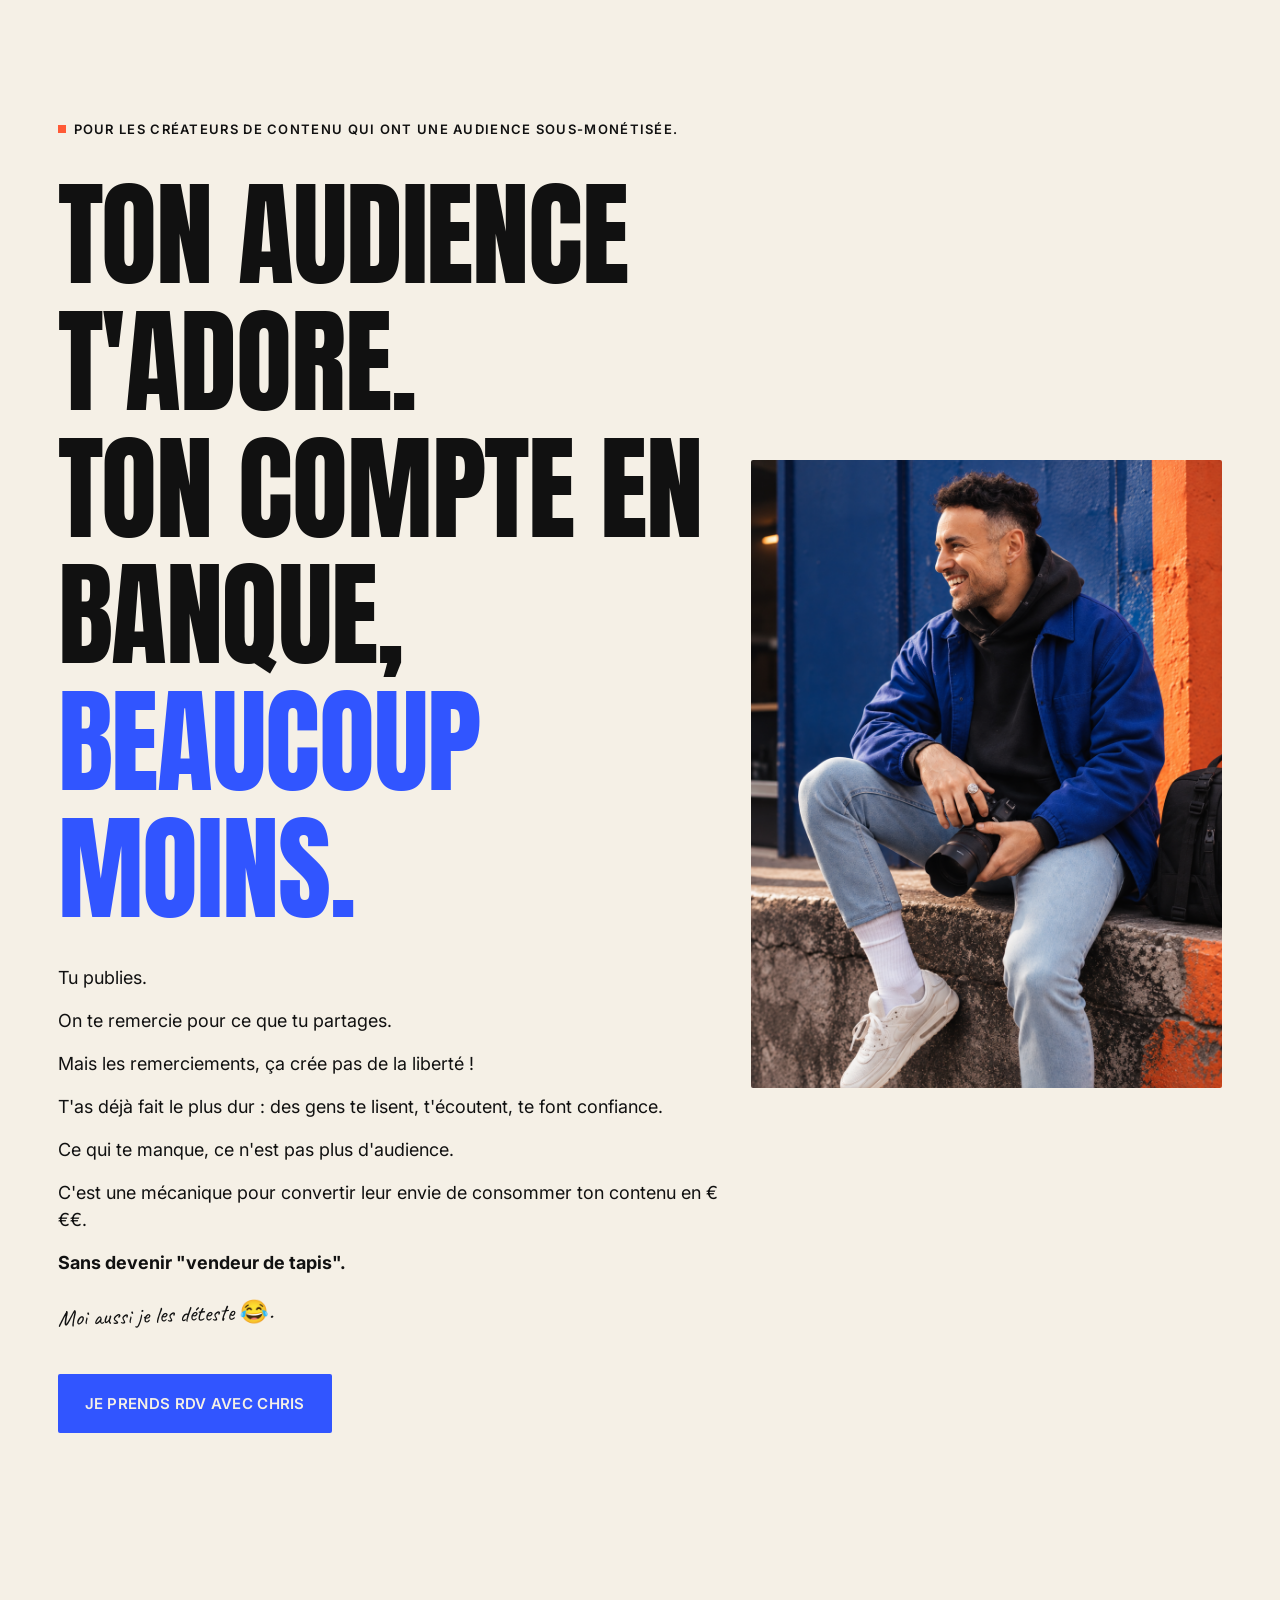
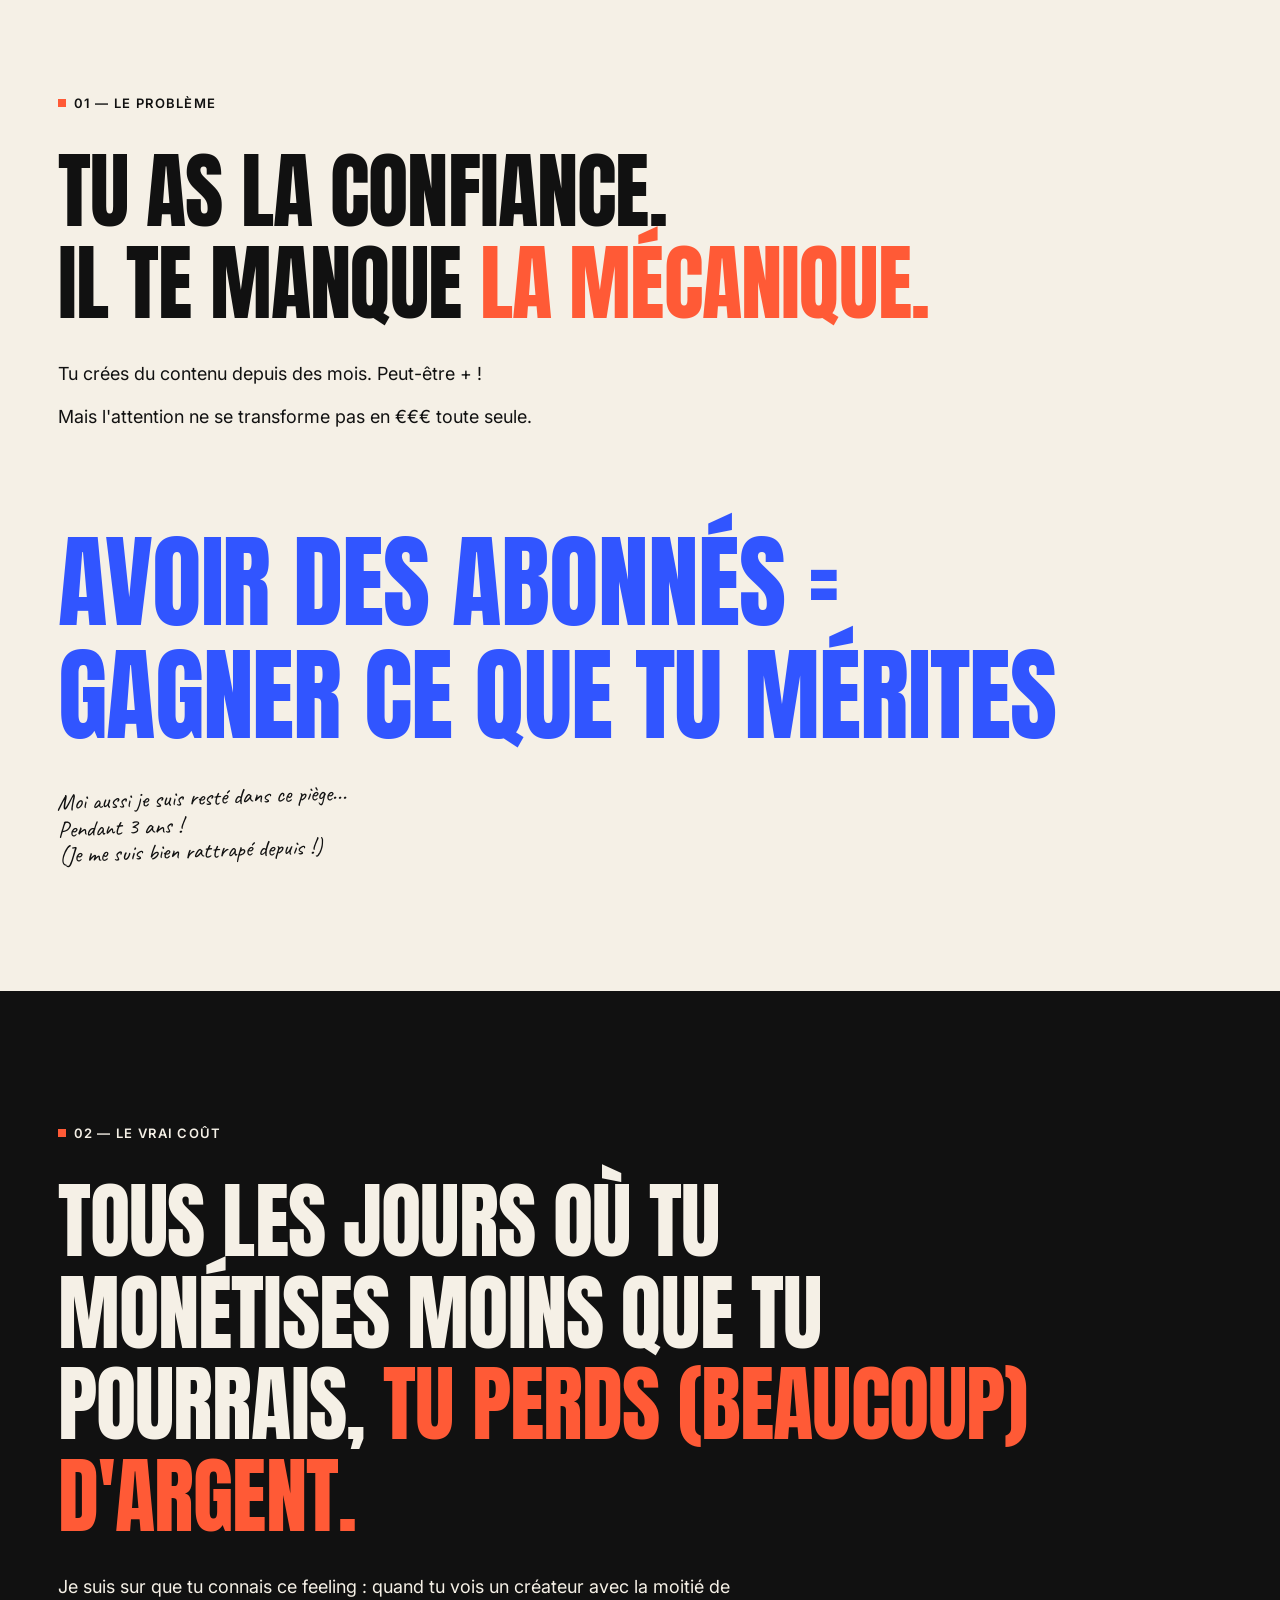
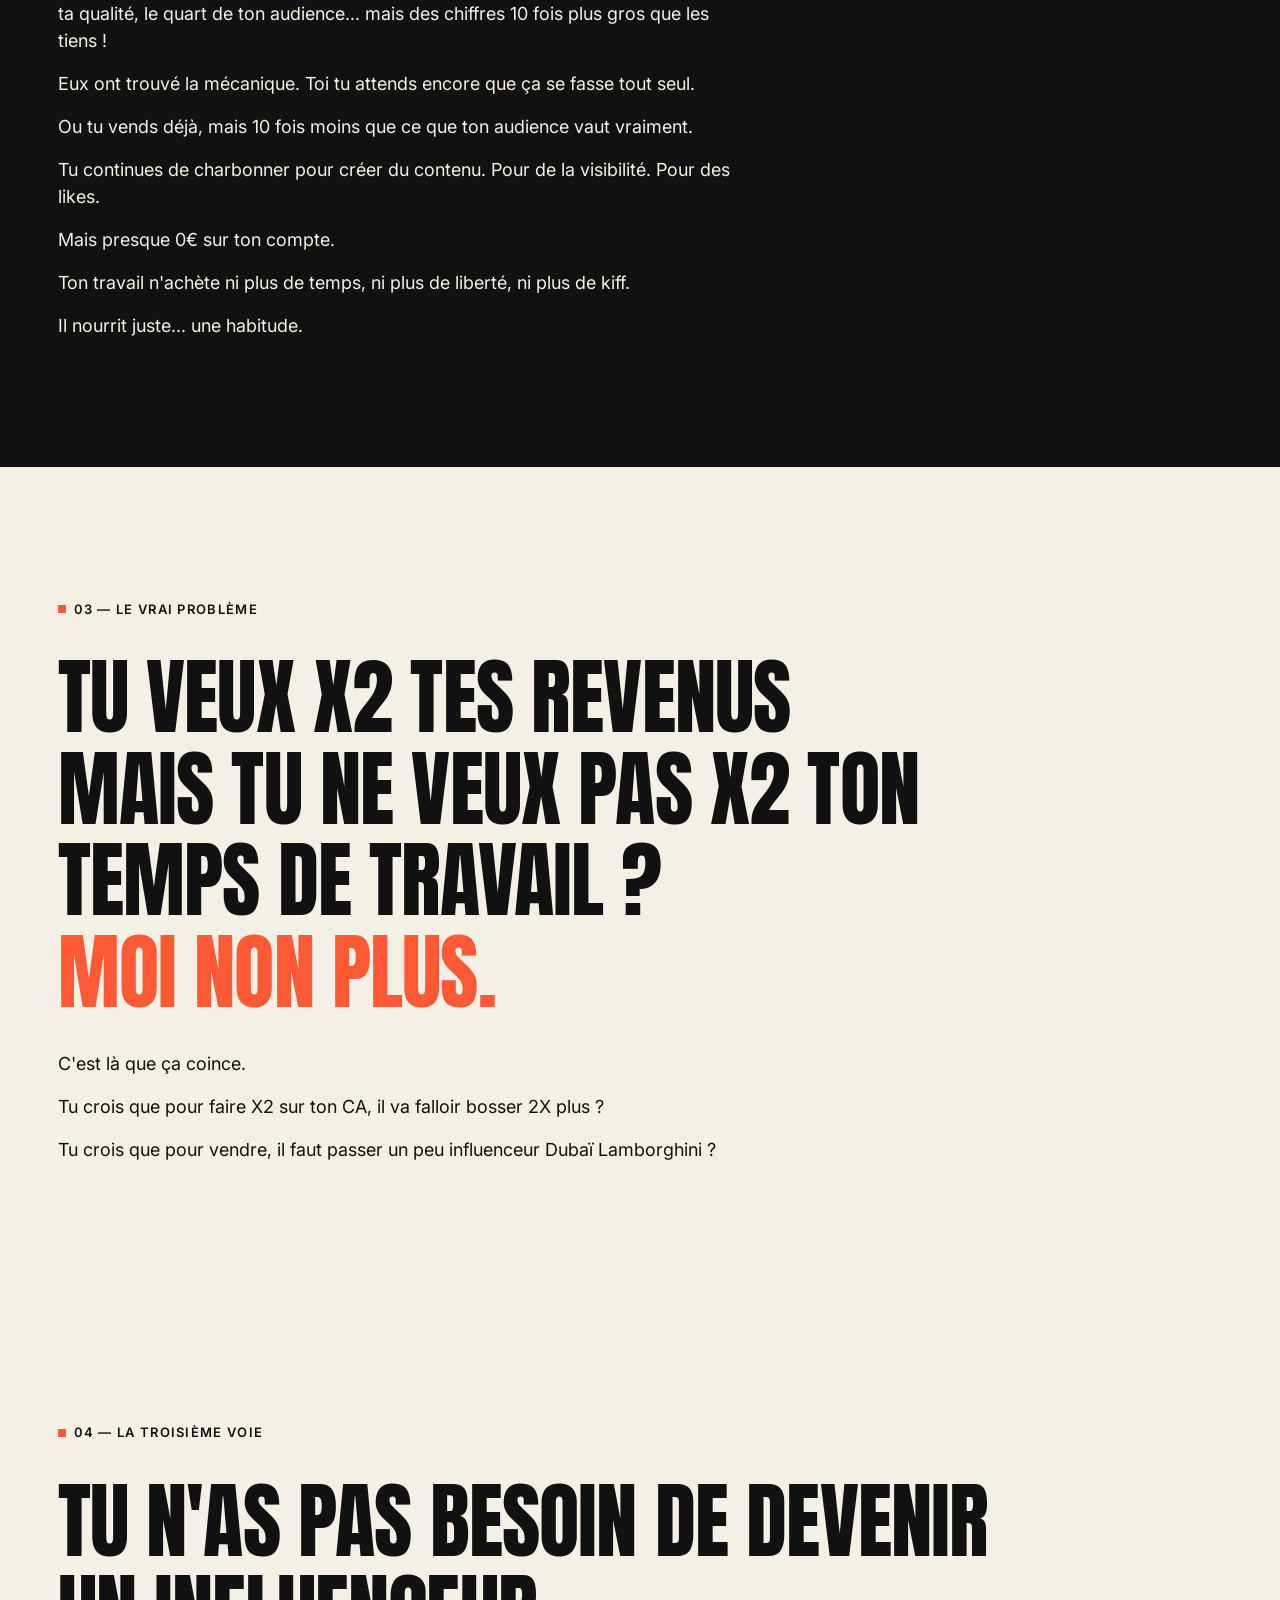
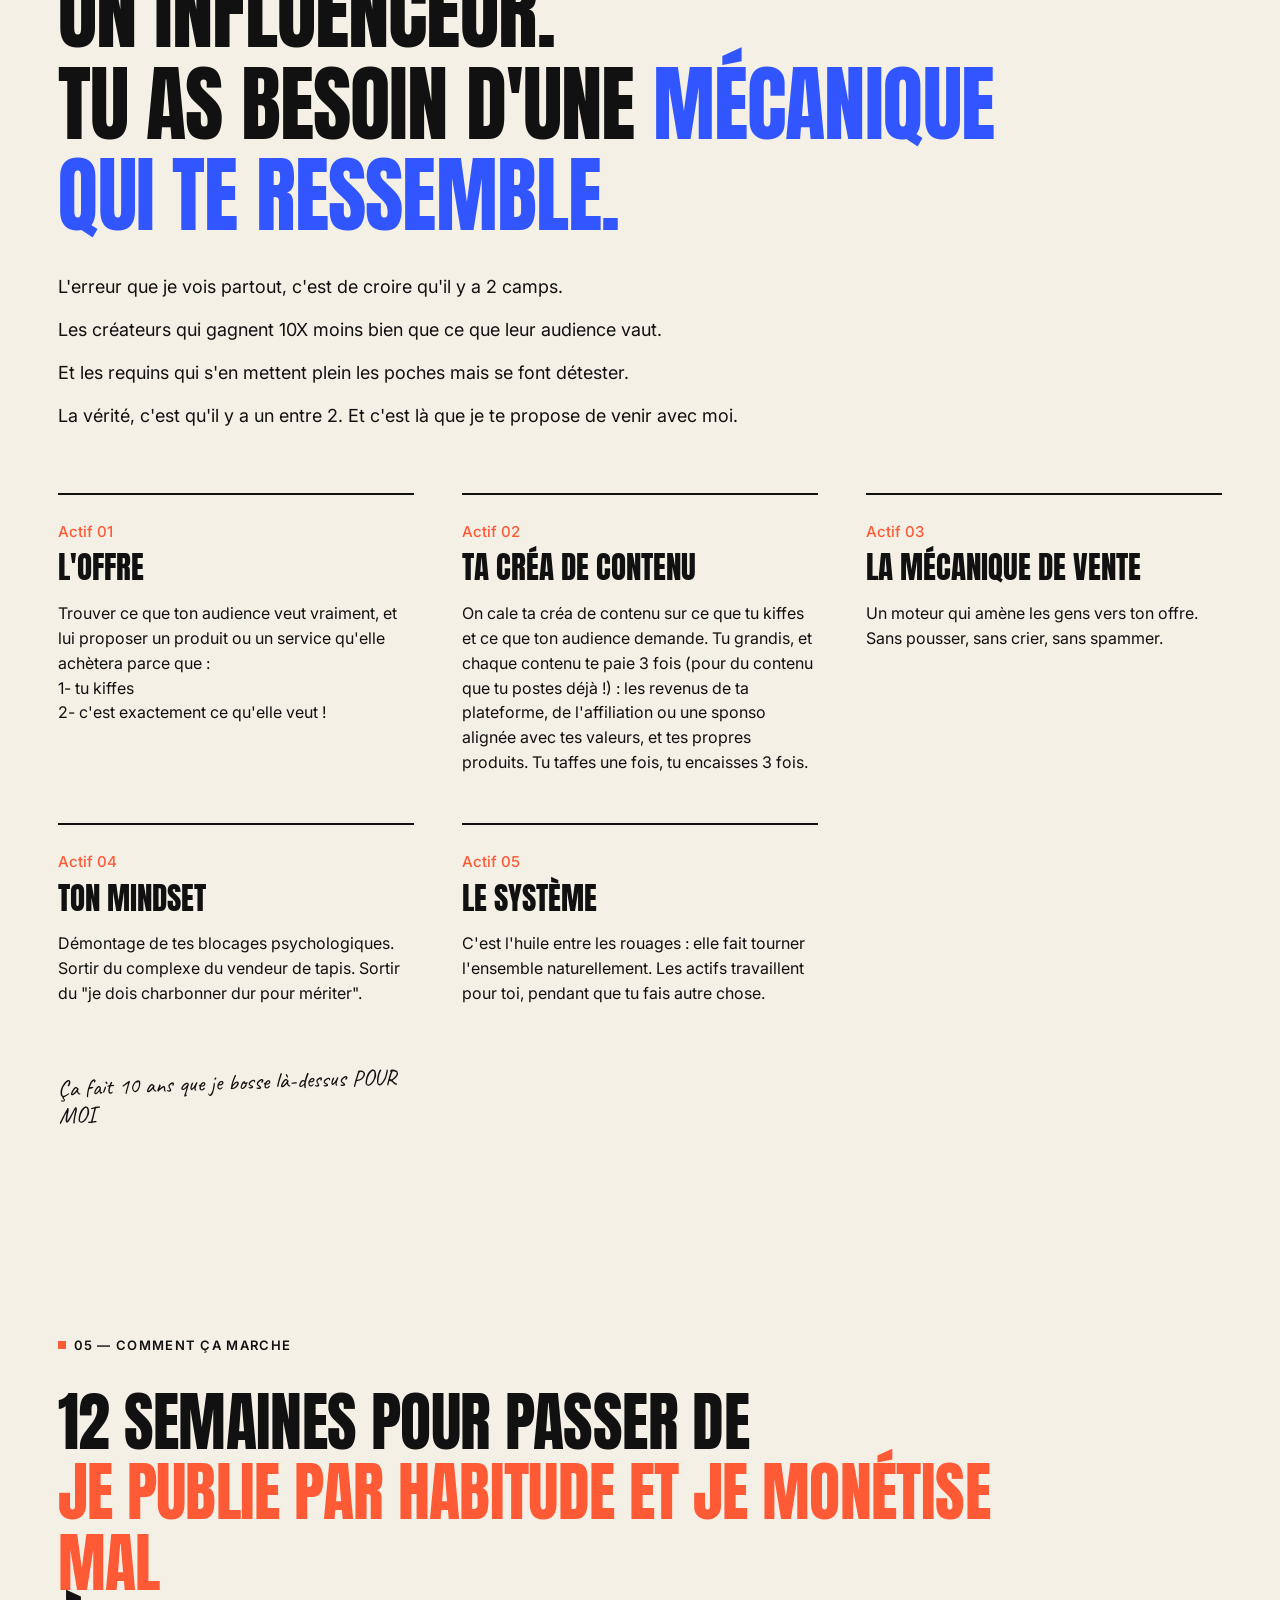
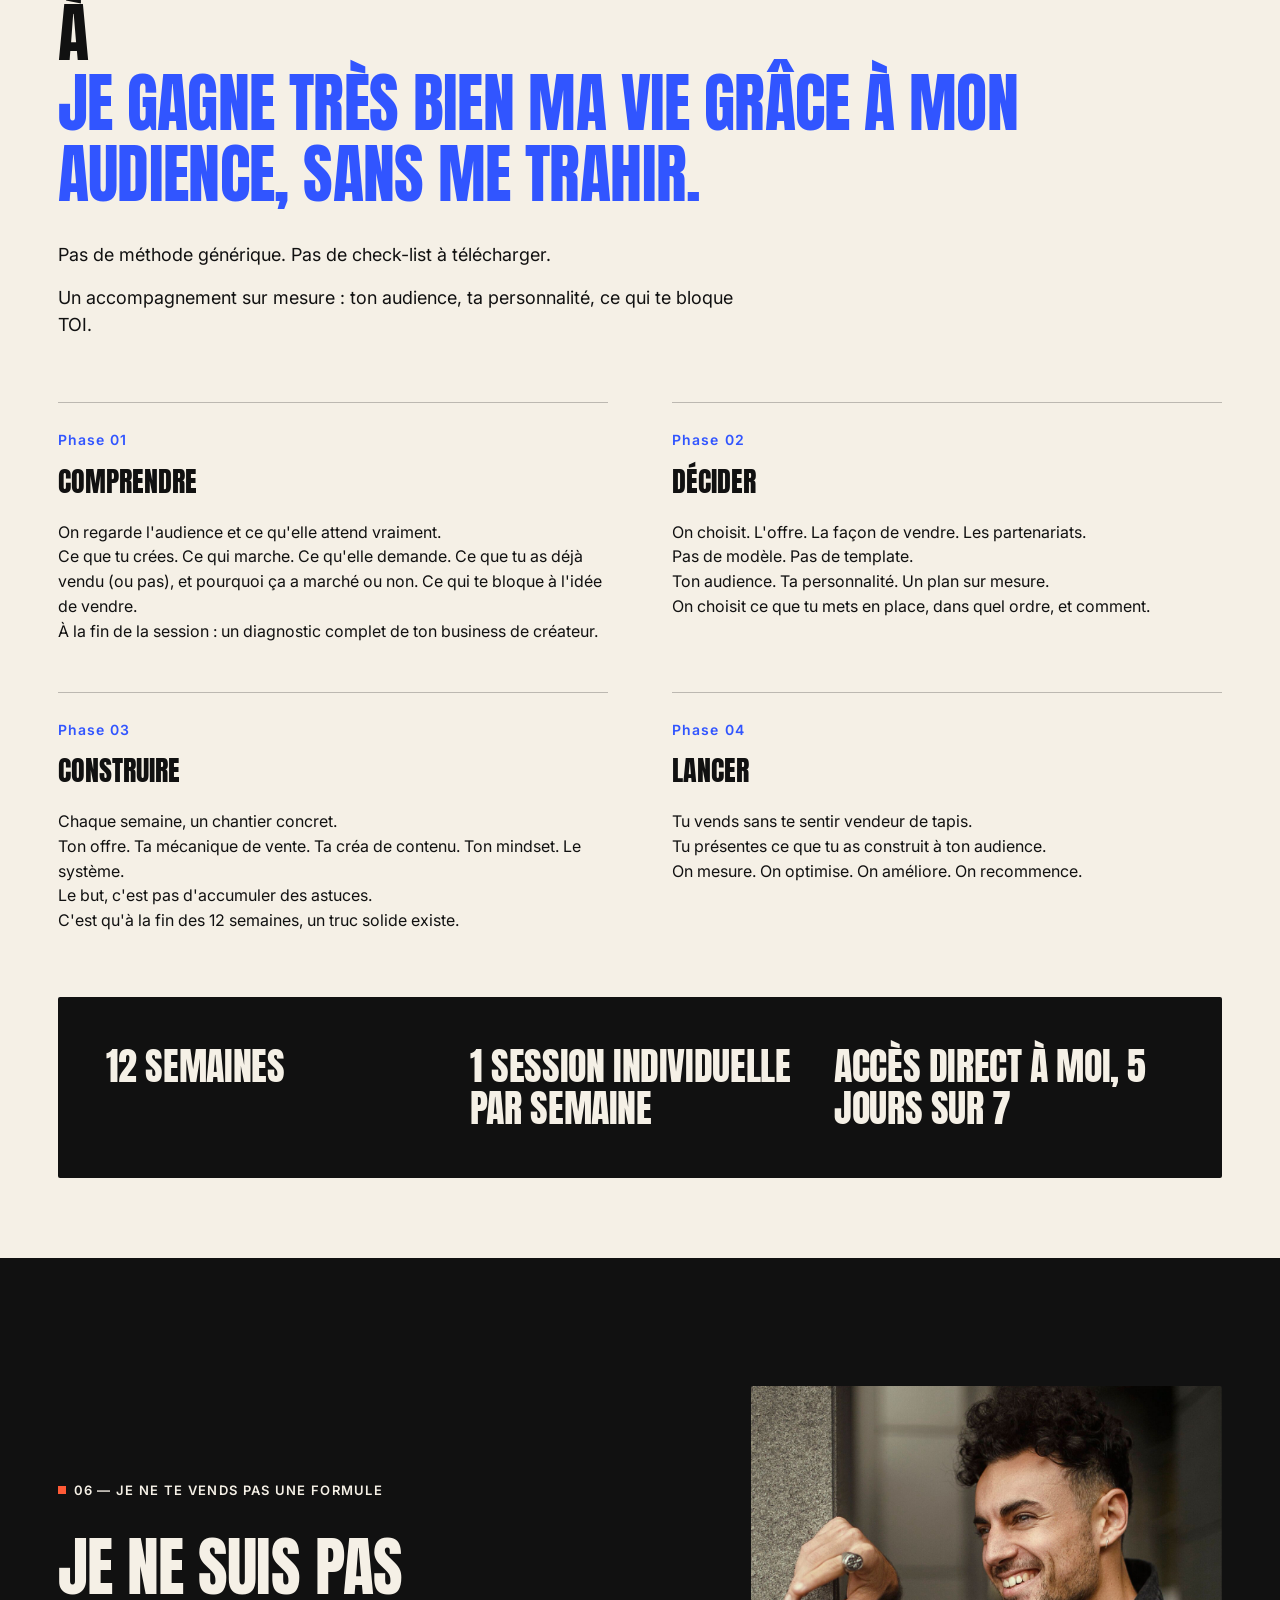
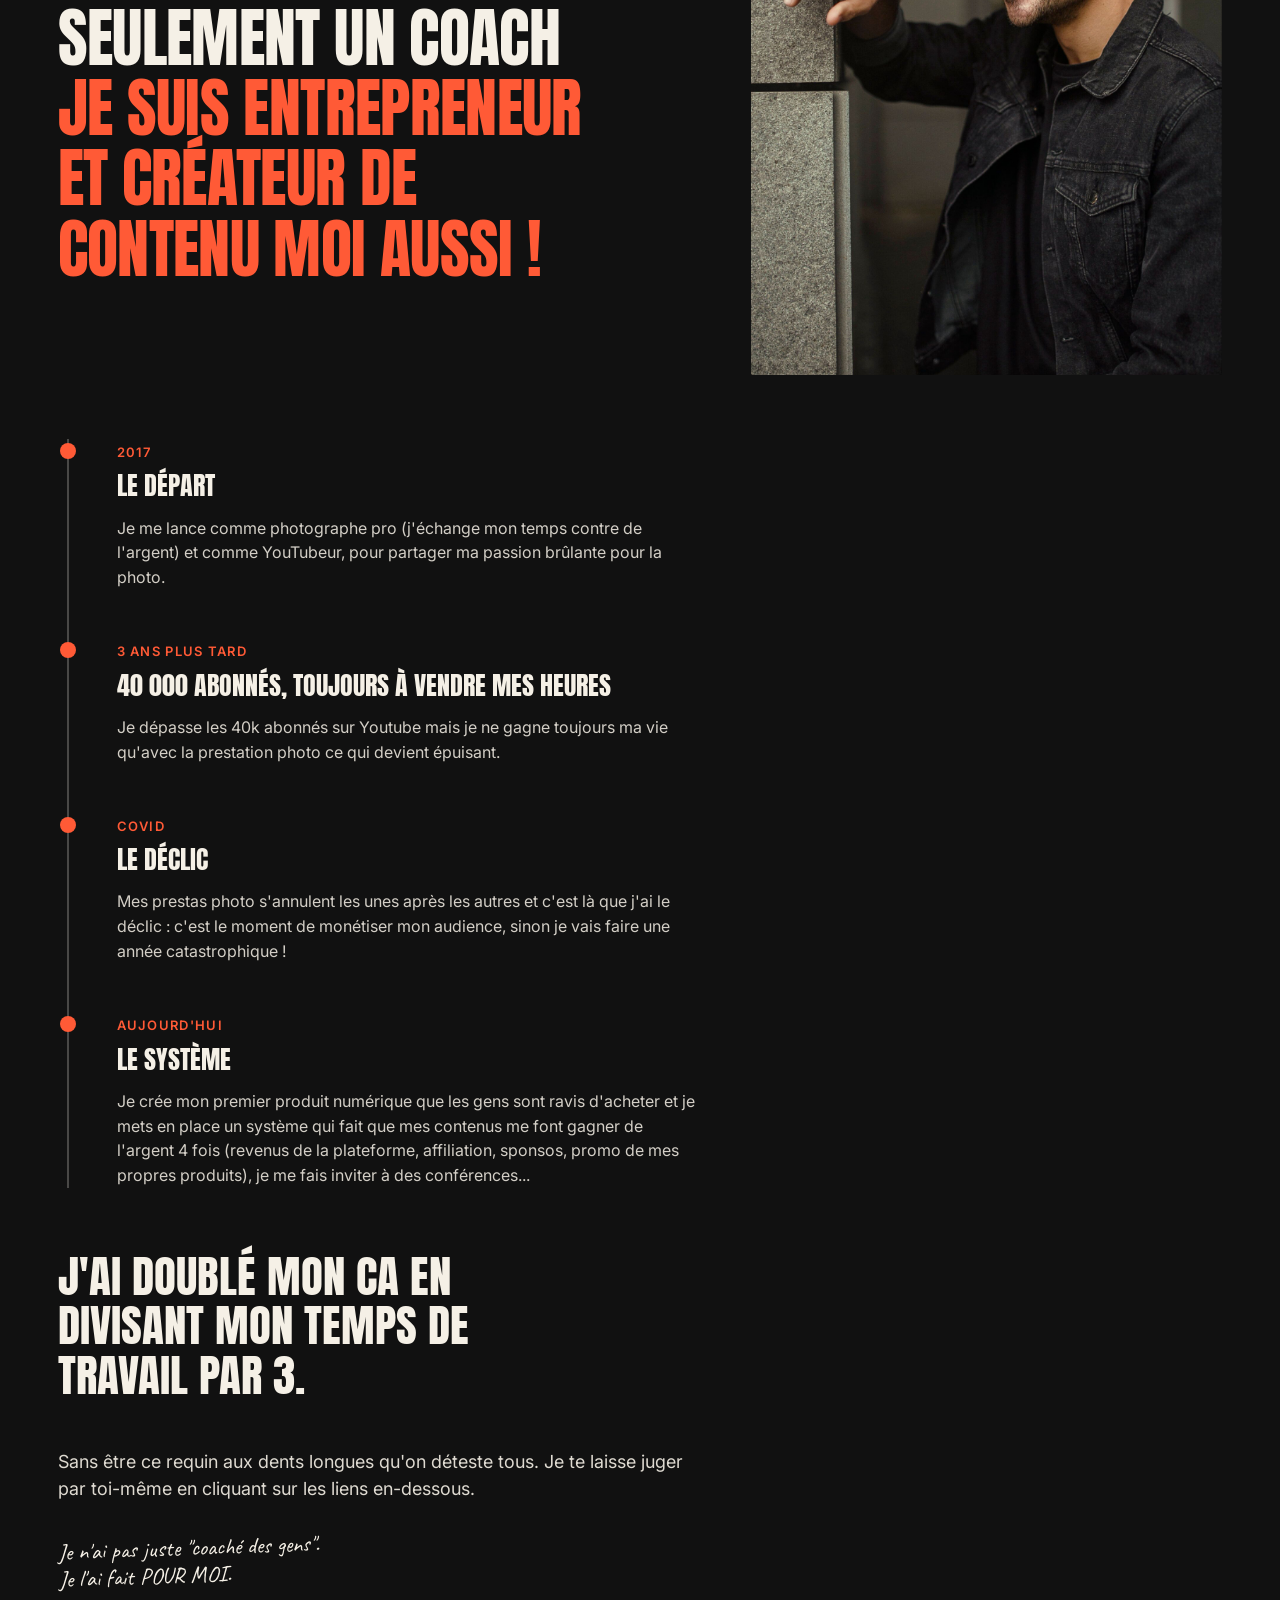
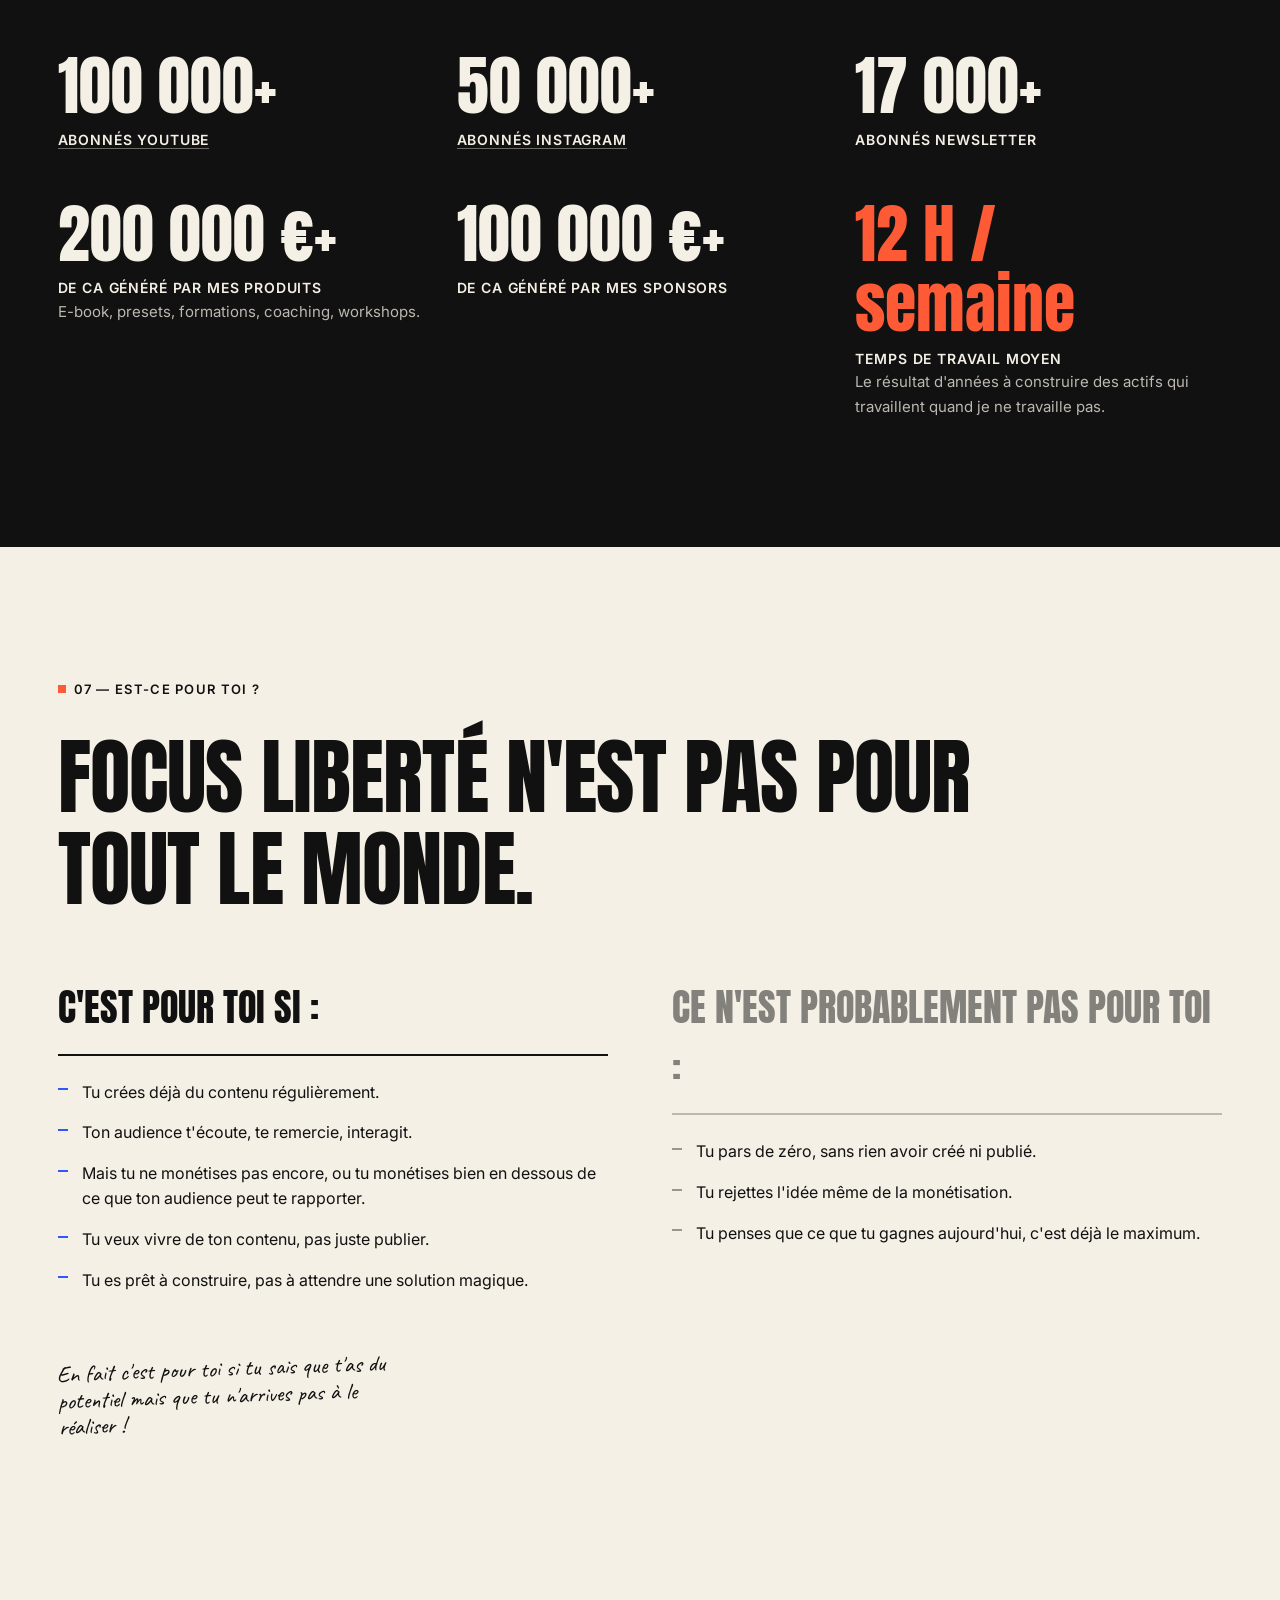
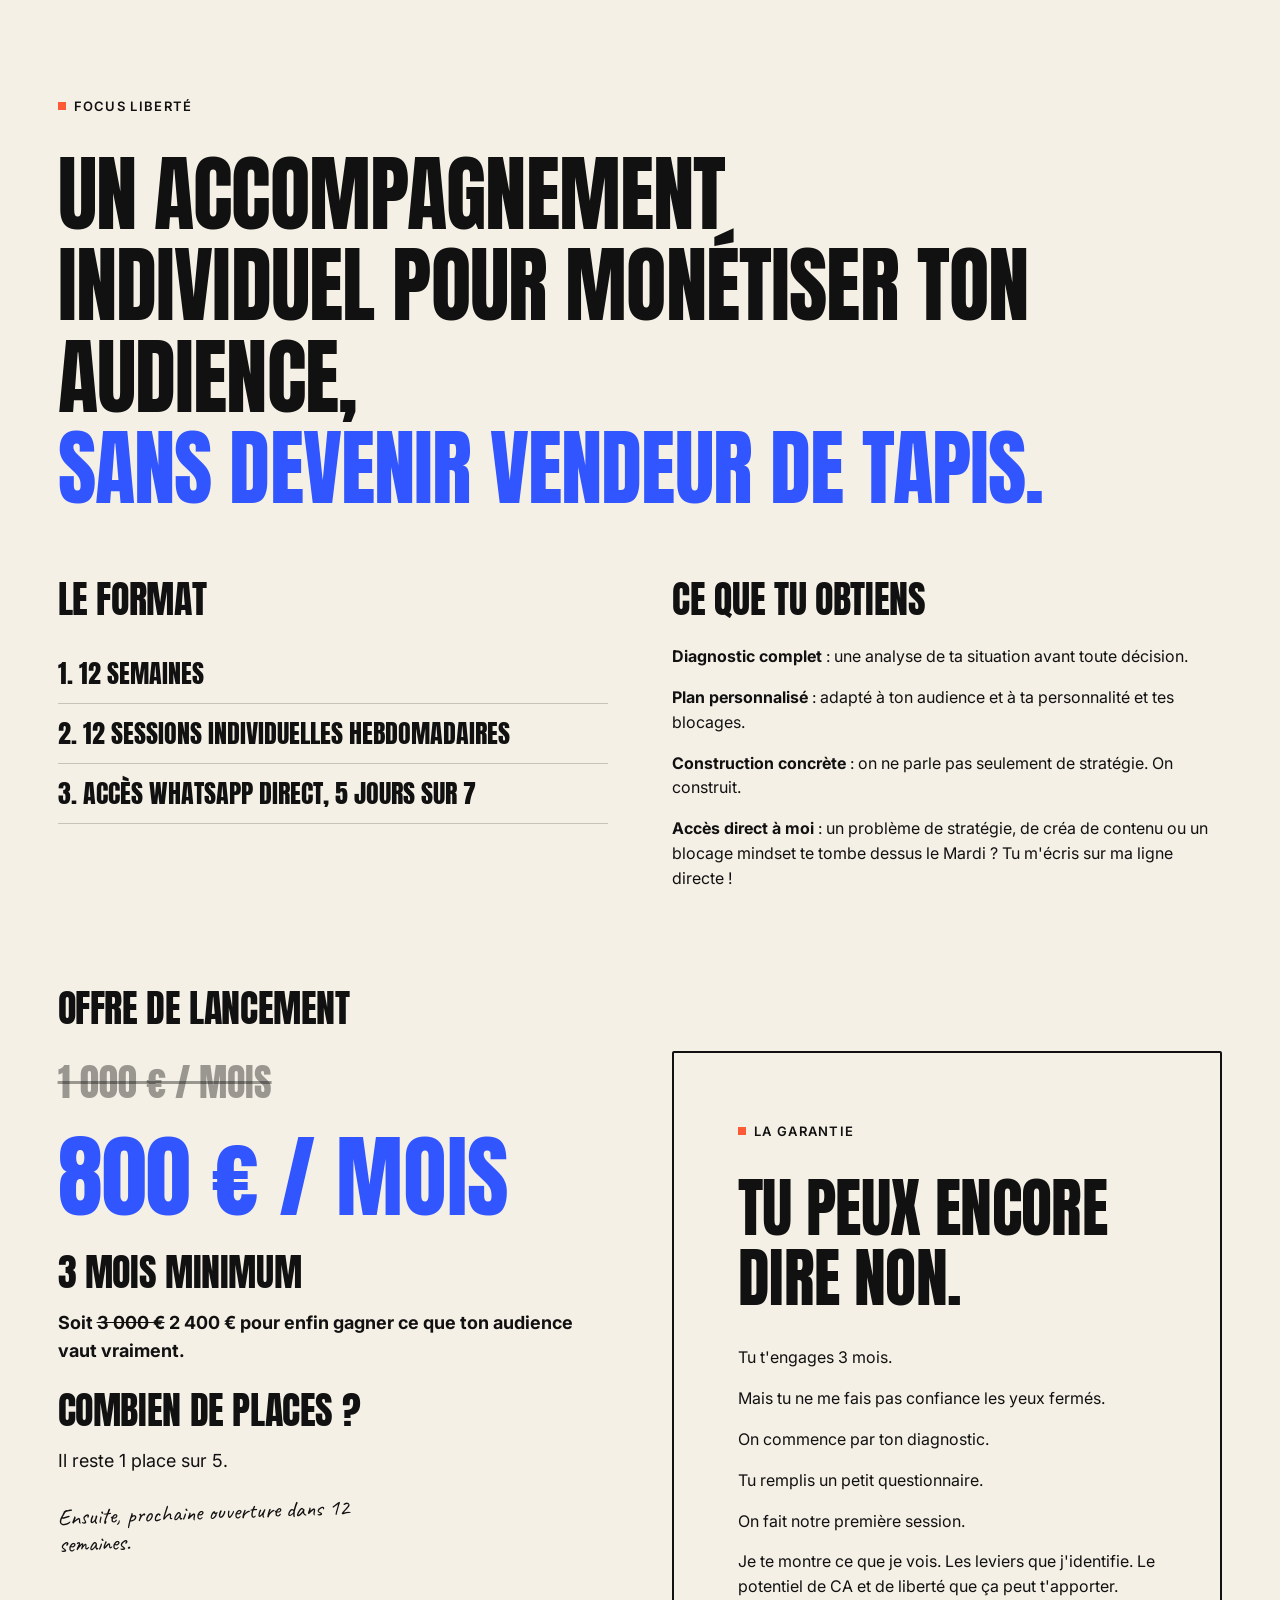
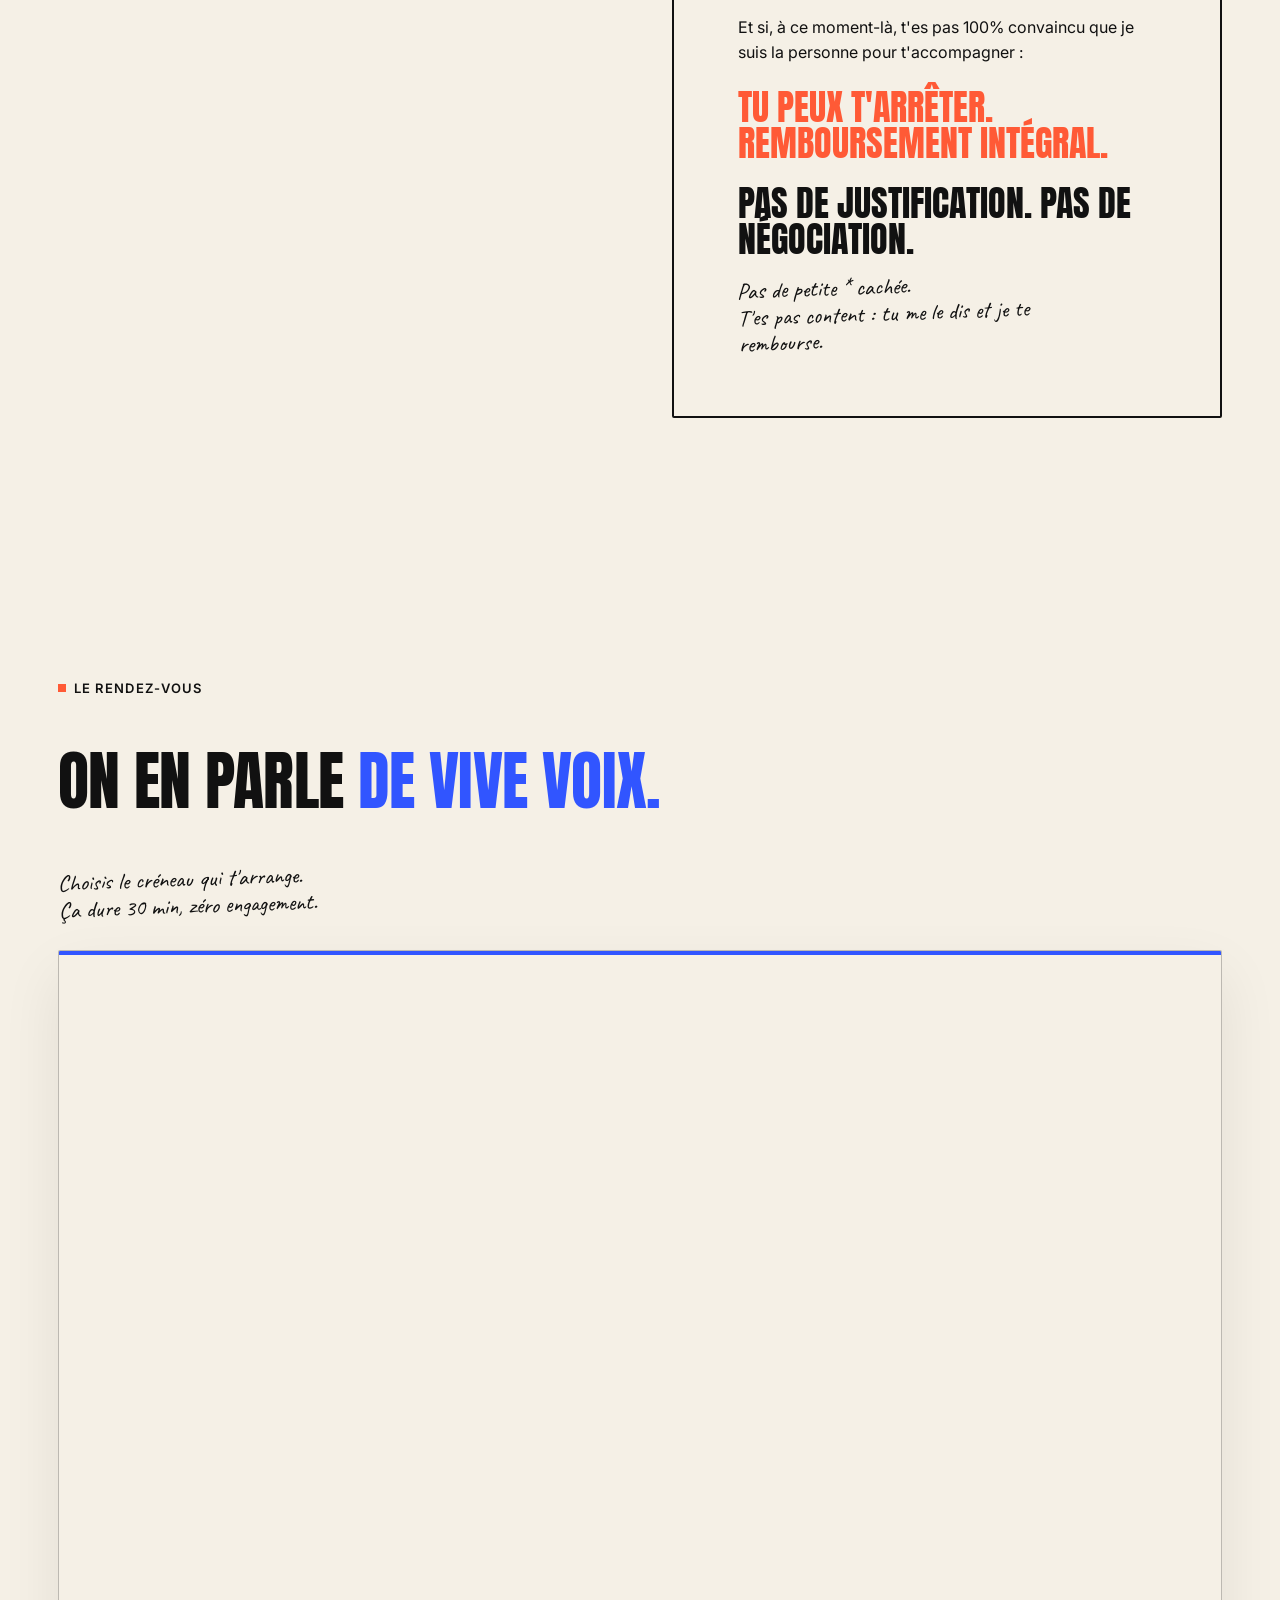
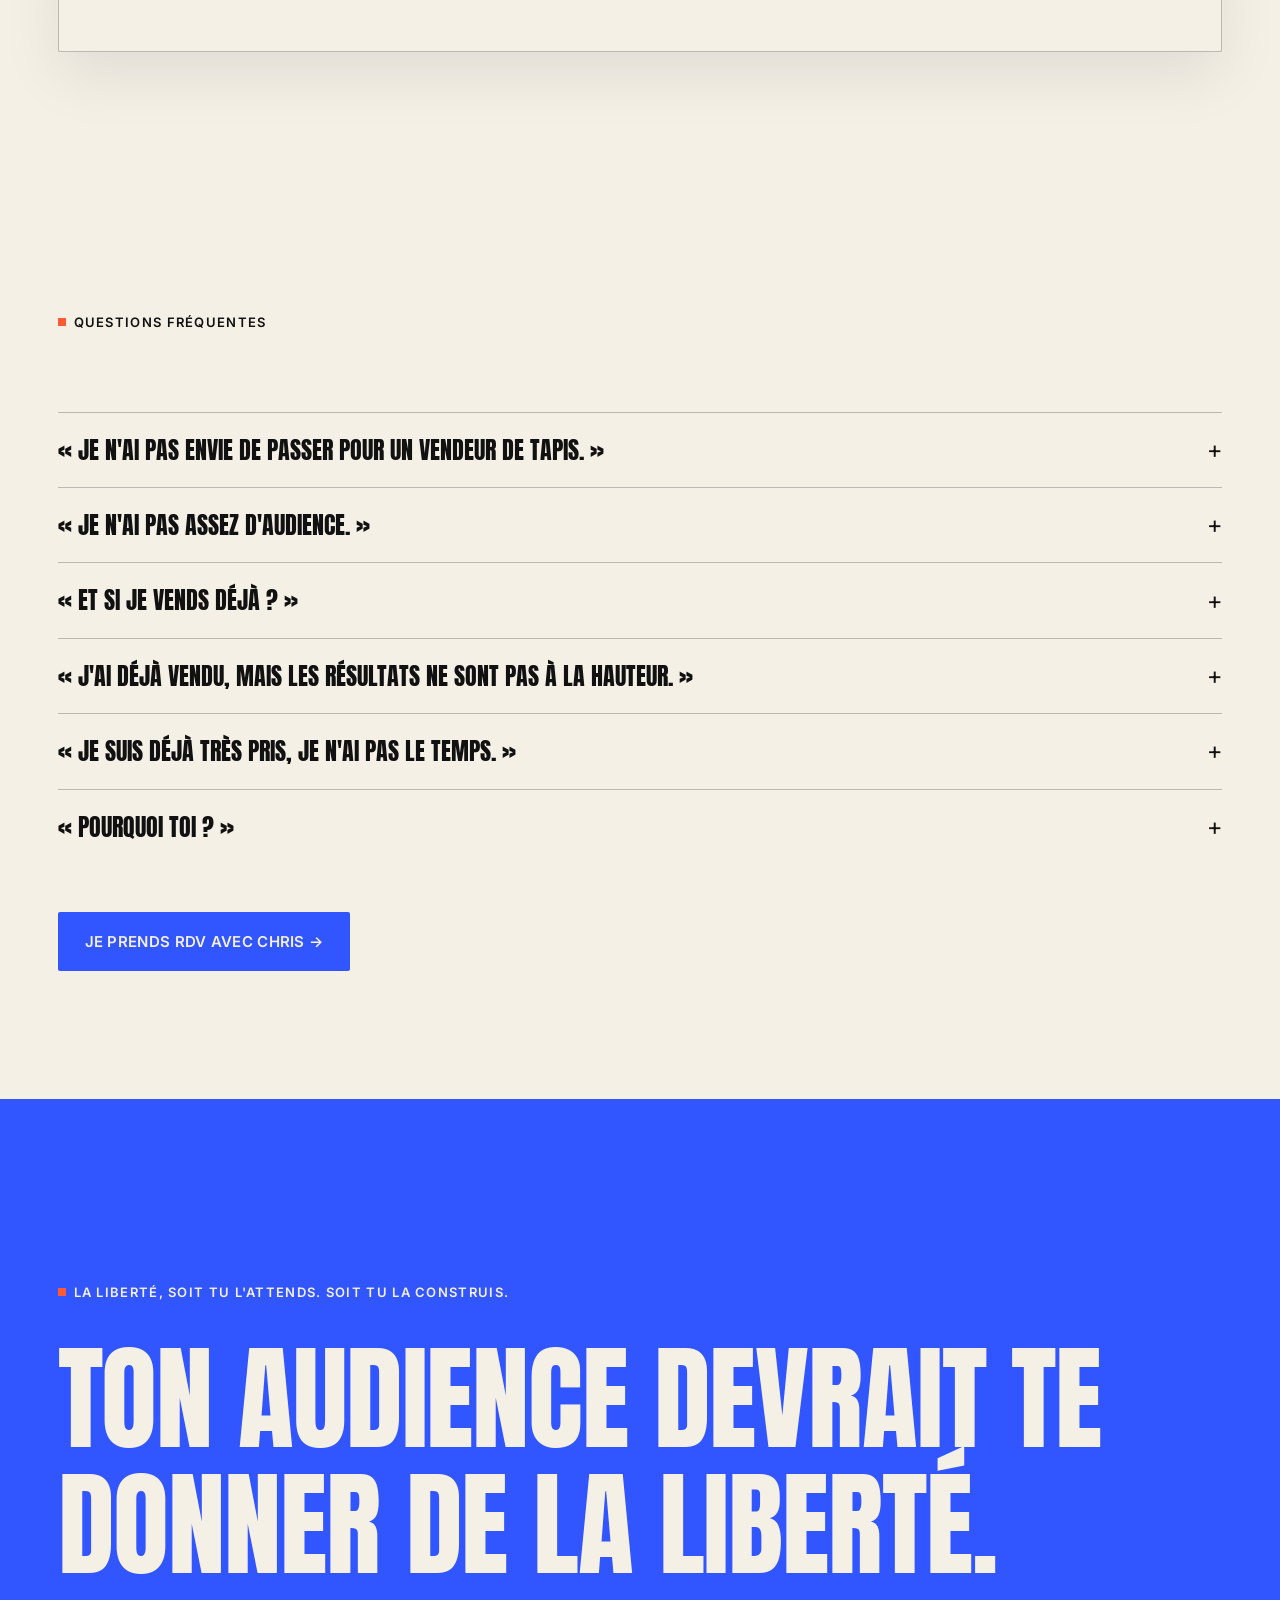
<file: index.html>
<!DOCTYPE html>
<html lang="fr">
<head>
  <meta charset="UTF-8">
  <meta name="viewport" content="width=device-width, initial-scale=1.0">
  <title>Focus Liberté — Monétise ton audience sans devenir vendeur de tapis</title>
  <meta name="description" content="Accompagnement individuel pour créateurs de contenu qui ont une audience et veulent enfin la monétiser, sans se trahir.">

  <!-- Polices : Anton (titres), Inter (texte), Caveat (annotations) -->
  <link rel="preconnect" href="https://fonts.googleapis.com">
  <link rel="preconnect" href="https://fonts.gstatic.com" crossorigin>
  <link href="https://fonts.googleapis.com/css2?family=Anton&family=Caveat:wght@500;600&family=Inter:wght@400;500;600;700&display=swap" rel="stylesheet">

  <!-- Feuille de style du site -->
  <link rel="stylesheet" href="focus-liberte.css">
</head>
<body>

  <!-- ============================================================
       01 — HERO
       ============================================================ -->
  <header class="section hero">
    <div class="container grid">

      <div class="hero-copy">
        <p class="label">POUR LES CRÉATEURS DE CONTENU QUI ONT UNE AUDIENCE SOUS-MONÉTISÉE.</p>

        <h1 class="display hero-title">
          Ton audience t'adore.<br>
          Ton compte en banque, <span class="txt-cobalt">beaucoup moins.</span>
        </h1>

        <div class="hero-body prose prose-stack body-lg">
          <p>Tu publies.</p>
          <p>On te remercie pour ce que tu partages.</p>
          <p>Mais les remerciements, ça crée pas de la liberté !</p>
          <p>T'as déjà fait le plus dur : des gens te lisent, t'écoutent, te font confiance.</p>
          <p>Ce qui te manque, ce n'est pas plus d'audience.</p>
          <p>C'est une mécanique pour convertir leur envie de consommer ton contenu en €€€.</p>
          <p><strong>Sans devenir "vendeur de tapis".</strong></p>
        </div>

        <p class="annotation hero-annotation annotation--tilt">Moi aussi je les déteste 😂.</p>

        <div class="hero-cta">
          <a class="btn btn--primary" href="#rdv">Je prends RDV avec Chris</a>
        </div>
      </div>

      <div class="hero-visual">
        <!-- PHOTO : remplace Photo03.png par ta propre image si besoin (même nom = rien à changer ici) -->
        <img class="hero-photo" src="Photo03.png" alt="Chris, photographe et créateur de contenu">
      </div>

    </div>
  </header>


  <!-- ============================================================
       02 — LE PROBLÈME
       ============================================================ -->
  <section class="section probleme">
    <div class="container">
      <div class="statement">
        <p class="label">01 — Le problème</p>

        <h2 class="display h1">
          Tu as la confiance.<br>
          Il te manque <span class="txt-orange">la mécanique.</span>
        </h2>

        <div class="prose prose-stack body-lg">
          <p>Tu crées du contenu depuis des mois. Peut-être + !</p>
          <p>Mais l'attention ne se transforme pas en €€€ toute seule.</p>
        </div>
      </div>

      <div class="statement" style="margin-top: var(--s7);">
        <h2 class="display xxl txt-cobalt">Avoir des abonnés ≠ gagner ce que tu mérites</h2>
        <p class="annotation annotation--tilt">Moi aussi je suis resté dans ce piège... Pendant 3 ans ! <br />(Je me suis bien rattrapé depuis !)</p>
      </div>
    </div>
  </section>


  <!-- ============================================================
       03 — AGITATION (section sombre)
       ============================================================ -->
  <section class="section section--noir agitation">
    <div class="container">
      <div class="statement">
        <p class="label">02 — Le vrai coût</p>

        <h2 class="display h1">Tous les jours où tu monétises moins que tu pourrais, <span class="txt-orange">tu perds (beaucoup) d'argent.</span></h2>

        <div class="prose prose-stack body-lg" style="margin-top: var(--s4);">
          <p>Je suis sur que tu connais ce feeling : quand tu vois un créateur avec la moitié de ta qualité, le quart de ton audience... mais des chiffres 10 fois plus gros que les tiens !</p>
          <p>Eux ont trouvé la mécanique. Toi tu attends encore que ça se fasse tout seul.</p>
          <p>Ou tu vends déjà, mais 10 fois moins que ce que ton audience vaut vraiment.</p>
          <p>Tu continues de charbonner pour créer du contenu. Pour de la visibilité. Pour des likes.</p>
          <p>Mais presque 0€ sur ton compte.</p>
          <p>Ton travail n'achète ni plus de temps, ni plus de liberté, ni plus de kiff.</p>
          <p>Il nourrit juste... une habitude.</p>
        </div>
      </div>

    </div>
  </section>


  <!-- ============================================================
       04 — LE DÉCLIC
       ============================================================ -->
  <section class="section declic">
    <div class="container">
      <div class="statement">
        <p class="label">03 — Le vrai problème</p>

        <h2 class="display h1">
          TU VEUX X2 TES REVENUS<br />MAIS TU NE VEUX PAS X2 TON TEMPS DE TRAVAIL ?<br />
          <span class="txt-orange">Moi non plus.</span>
        </h2>

        <div class="prose prose-stack body-lg" style="margin-top: var(--s4);">
          <p>C'est là que ça coince.</p>
          <p>Tu crois que pour faire X2 sur ton CA, il va falloir bosser 2X plus ?</p>
          <p>Tu crois que pour vendre, il faut passer un peu influenceur Dubaï Lamborghini ?</p>
        </div>
      </div>

    </div>
  </section>


  <!-- ============================================================
       05 — LA SOLUTION (les 5 actifs)
       ============================================================ -->
  <section class="section solution">
    <div class="container">
      <div class="statement">
        <p class="label">04 — La troisième voie</p>

        <h2 class="display h1">
          Tu n'as pas besoin de devenir un influenceur.<br>
          Tu as besoin d'une <span class="txt-cobalt">mécanique qui te ressemble.</span>
        </h2>

        <div class="prose prose-stack body-lg" style="margin-top: var(--s4);">
          <p>L'erreur que je vois partout, c'est de croire qu'il y a 2 camps.</p>
          <p>Les créateurs qui gagnent 10X moins bien que ce que leur audience vaut.</p>
          <p>Et les requins qui s'en mettent plein les poches mais se font détester.</p>
          <p>La vérité, c'est qu'il y a un entre 2. Et c'est là que je te propose de venir avec moi.</p>
        </div>
      </div>

      <div class="cards">
        <article class="card">
          <span class="num">Actif 01</span>
          <h3 class="title">L'offre</h3>
          <p>Trouver ce que ton audience veut vraiment, et lui proposer un produit ou un service qu'elle achètera parce que :<br />1- tu kiffes <br />2- c'est exactement ce qu'elle veut !</p>
        </article>

        <article class="card">
          <span class="num">Actif 02</span>
          <h3 class="title">Ta créa de contenu</h3>
          <p>On cale ta créa de contenu sur ce que tu kiffes et ce que ton audience demande. Tu grandis, et chaque contenu te paie 3 fois (pour du contenu que tu postes déjà !) : les revenus de ta plateforme, de l'affiliation ou une sponso alignée avec tes valeurs, et tes propres produits. Tu taffes une fois, tu encaisses 3 fois. </p>
        </article>

        <article class="card">
          <span class="num">Actif 03</span>
          <h3 class="title">La mécanique de vente</h3>
          <p>Un moteur qui amène les gens vers ton offre. Sans pousser, sans crier, sans spammer.</p>
        </article>

        <article class="card">
          <span class="num">Actif 04</span>
          <h3 class="title">Ton mindset</h3>
          <p>Démontage de tes blocages psychologiques. Sortir du complexe du vendeur de tapis. Sortir du "je dois charbonner dur pour mériter".</p>
        </article>

        <article class="card">
          <span class="num">Actif 05</span>
          <h3 class="title">Le système</h3>
          <p>C'est l'huile entre les rouages : elle fait tourner l'ensemble naturellement. Les actifs travaillent pour toi, pendant que tu fais autre chose.</p>
        </article>
      </div>

      <p class="annotation annotation--tilt" style="margin-top: var(--s6);">Ça fait 10 ans que je bosse là-dessus POUR MOI</p>
    </div>
  </section>


  <!-- ============================================================
       06 — LA MÉTHODE
       ============================================================ -->
  <section class="section section--tight methode">
    <div class="container">
      <div class="statement">
        <p class="label">05 — Comment ça marche</p>

        <h2 class="display h2">12 semaines pour passer de <br /><span class="txt-orange">je publie par habitude et je monétise mal</span><br />à <br /><span class="txt-cobalt">je gagne très bien ma vie grâce à mon audience, sans me trahir.</span></h2>

        <div class="prose prose-stack body-lg" style="margin-top: var(--s4);">
          <p>Pas de méthode générique. Pas de check-list à télécharger.</p>
          <p>Un accompagnement sur mesure : ton audience, ta personnalité, ce qui te bloque TOI.</p>
        </div>
      </div>

      <div class="phases">
        <article class="phase">
          <span class="num">Phase 01</span>
          <h3 class="title">Comprendre</h3>
          <p>On regarde l'audience et ce qu'elle attend vraiment.</p>
          <p>Ce que tu crées. Ce qui marche. Ce qu'elle demande. Ce que tu as déjà vendu (ou pas), et pourquoi ça a marché ou non. Ce qui te bloque à l'idée de vendre.</p>
          <p>À la fin de la session : un diagnostic complet de ton business de créateur.</p>
        </article>

        <article class="phase">
          <span class="num">Phase 02</span>
          <h3 class="title">Décider</h3>
          <p>On choisit. L'offre. La façon de vendre. Les partenariats.</p>
          <p>Pas de modèle. Pas de template.</p>
          <p>Ton audience. Ta personnalité. Un plan sur mesure.</p>
          <p>On choisit ce que tu mets en place, dans quel ordre, et comment.</p>
        </article>

        <article class="phase">
          <span class="num">Phase 03</span>
          <h3 class="title">Construire</h3>
          <p>Chaque semaine, un chantier concret.</p>
          <p>Ton offre. Ta mécanique de vente. Ta créa de contenu. Ton mindset. Le système.</p>
          <p>Le but, c'est pas d'accumuler des astuces.</p>
          <p>C'est qu'à la fin des 12 semaines, un truc solide existe.</p>
        </article>

        <article class="phase">
          <span class="num">Phase 04</span>
          <h3 class="title">Lancer</h3>
          <p>Tu vends sans te sentir vendeur de tapis.</p>
          <p>Tu présentes ce que tu as construit à ton audience.</p>
          <p>On mesure. On optimise. On améliore. On recommence.</p>
        </article>
      </div>

      <div class="format">
        <div class="format-item"><h3 class="display h3">12 semaines</h3></div>
        <div class="format-item"><h3 class="display h3">1 session individuelle par semaine</h3></div>
        <div class="format-item"><h3 class="display h3">Accès direct à moi, 5 jours sur 7</h3></div>
      </div>
    </div>
  </section>


  <!-- ============================================================
       07 — LA PREUVE (section sombre + Hall of Fame)
       ============================================================ -->
  <section class="section section--noir preuve">
    <div class="container">
      <div class="grid">
        <div class="preuve-copy">
          <p class="label">06 — Je ne te vends pas une formule</p>

          <h2 class="display h2">
            Je ne suis pas seulement un coach<br>
            <span class="txt-orange">Je suis entrepreneur et créateur de contenu moi aussi !</span>
          </h2>

        </div>

        <div class="preuve-photo-wrap">
          <!-- PHOTO : remplace PhotoProfilSomPicture.jpg par ta propre image si besoin -->
          <img class="preuve-photo" src="PhotoProfilSomPicture.jpg" alt="Portrait rapproché de Chris">
        </div>
      </div>

      <div class="timeline">
        <div class="timeline-item">
          <span class="timeline-date">2017</span>
          <h3 class="timeline-title">Le départ</h3>
          <p>Je me lance comme photographe pro (j'échange mon temps contre de l'argent) et comme YouTubeur, pour partager ma passion brûlante pour la photo.</p>
        </div>
        <div class="timeline-item">
          <span class="timeline-date">3 ans plus tard</span>
          <h3 class="timeline-title">40 000 abonnés, toujours à vendre mes heures</h3>
          <p>Je dépasse les 40k abonnés sur Youtube mais je ne gagne toujours ma vie qu'avec la prestation photo ce qui devient épuisant.</p>
        </div>
        <div class="timeline-item">
          <span class="timeline-date">Covid</span>
          <h3 class="timeline-title">Le déclic</h3>
          <p>Mes prestas photo s'annulent les unes après les autres et c'est là que j'ai le déclic : c'est le moment de monétiser mon audience, sinon je vais faire une année catastrophique !</p>
        </div>
        <div class="timeline-item">
          <span class="timeline-date">Aujourd'hui</span>
          <h3 class="timeline-title">Le système</h3>
          <p>Je crée mon premier produit numérique que les gens sont ravis d'acheter et je mets en place un système qui fait que mes contenus me font gagner de l'argent 4 fois (revenus de la plateforme, affiliation, sponsos, promo de mes propres produits), je me fais inviter à des conférences...</p>
        </div>
      </div>

      <p class="timeline-outcome">J'ai doublé mon CA en divisant mon temps de travail par 3.</p>

      <p class="timeline-closing body-lg">Sans être ce requin aux dents longues qu'on déteste tous. Je te laisse juger par toi-même en cliquant sur les liens en-dessous.</p>

      <p class="annotation annotation--tilt" style="margin-top: var(--s4);">Je n'ai pas juste "coaché des gens". <br />Je l'ai fait POUR MOI.</p>

      <div class="stats">
        <div class="stat">
          <span class="num">100 000+</span>
          <span class="stat-label"><a href="https://www.youtube.com/@SomPicture" target="_blank" rel="noopener">Abonnés YouTube</a></span>
        </div>
        <div class="stat">
          <span class="num">50 000+</span>
          <span class="stat-label"><a href="https://www.instagram.com/som_picture/" target="_blank" rel="noopener">Abonnés Instagram</a></span>
        </div>
        <div class="stat">
          <span class="num">17 000+</span>
          <span class="stat-label">Abonnés Newsletter</span>
        </div>
        <div class="stat">
          <span class="num">200 000 €+</span>
          <span class="stat-label">De CA généré par mes produits</span>
          <span class="stat-desc">E-book, presets, formations, coaching, workshops.</span>
        </div>
        <div class="stat">
          <span class="num">100 000 €+</span>
          <span class="stat-label">De CA généré par mes sponsors</span>
        </div>
        <div class="stat">
          <span class="num"><span class="txt-orange">12 H / semaine</span></span>
          <span class="stat-label">Temps de travail moyen</span>
          <span class="stat-desc">Le résultat d'années à construire des actifs qui travaillent quand je ne travaille pas.</span>
        </div>
      </div>
    </div>
  </section>


  <!-- ============================================================
       08 — POUR QUI
       ============================================================ -->
  <section class="section pour-qui">
    <div class="container">
      <div class="statement">
        <p class="label">07 — Est-ce pour toi ?</p>
        <h2 class="display h1">Focus Liberté n'est pas pour tout le monde.</h2>
      </div>

      <div class="pour-qui-grid">
        <div class="list-block">
          <h3 class="list-title">C'est pour toi si :</h3>
          <ul>
            <li>Tu crées déjà du contenu régulièrement.</li>
            <li>Ton audience t'écoute, te remercie, interagit.</li>
            <li>Mais tu ne monétises pas encore, ou tu monétises bien en dessous de ce que ton audience peut te rapporter.</li>
            <li>Tu veux vivre de ton contenu, pas juste publier.</li>
            <li>Tu es prêt à construire, pas à attendre une solution magique.</li>
          </ul>
        </div>

        <div class="list-block list-block--no">
          <h3 class="list-title">Ce n'est probablement pas pour toi :</h3>
          <ul>
            <li>Tu pars de zéro, sans rien avoir créé ni publié.</li>
            <li>Tu rejettes l'idée même de la monétisation.</li>
            <li>Tu penses que ce que tu gagnes aujourd'hui, c'est déjà le maximum.</li>
          </ul>
        </div>
      </div>

      <p class="annotation annotation--tilt" style="margin-top: var(--s5);">En fait c'est pour toi si tu sais que t'as du potentiel mais que tu n'arrives pas à le réaliser !</p>
    </div>
  </section>


  <!-- ============================================================
       09 — L'OFFRE
       ============================================================ -->
  <section class="section offre" id="offre">
    <div class="container">
      <div class="statement">
        <p class="label">Focus Liberté</p>
        <h2 class="display h1">
          Un accompagnement individuel pour monétiser ton audience,<br>
          <span class="txt-cobalt">sans devenir vendeur de tapis.</span>
        </h2>
      </div>

      <div class="offre-grid">
        <div>
          <h3 class="display h3" style="margin-bottom: var(--s3);">Le format</h3>
          <ul class="format-list">
            <li>1. 12 semaines</li>
            <li>2. 12 sessions individuelles hebdomadaires</li>
            <li>3. Accès WhatsApp direct, 5 jours sur 7</li>
          </ul>
        </div>

        <div>
          <h3 class="display h3" style="margin-bottom: var(--s3);">Ce que tu obtiens</h3>
          <ul class="prose-stack">
            <li><strong>Diagnostic complet</strong> : une analyse de ta situation avant toute décision.</li>
            <li><strong>Plan personnalisé</strong> : adapté à ton audience et à ta personnalité et tes blocages.</li>
            <li><strong>Construction concrète</strong> : on ne parle pas seulement de stratégie. On construit.</li>
            <li><strong>Accès direct à moi</strong> : un problème de stratégie, de créa de contenu ou un blocage mindset te tombe dessus le Mardi ? Tu m'écris sur ma ligne directe !</li>
          </ul>
        </div>
      </div>

      <div class="offre-grid" style="margin-top: var(--s7);">
        <div class="invest">
          <h3 class="display h3" style="margin-bottom: var(--s3);">OFFRE DE LANCEMENT</h3>
          <p class="old-price"><s>1 000 € / mois</s></p>
          <p class="new-price">800 € / mois</p>
          <p class="h3 display" style="margin-top: var(--s3);">3 mois minimum</p>
          <p style="margin-top: var(--s2); font-size: var(--taille-body-lg);"><strong>Soit <s>3 000 €</s> 2 400 € pour enfin gagner ce que ton audience vaut vraiment.</strong></p>
          <p class="h3 display" style="margin-top: var(--s3);">COMBIEN DE PLACES ?</p>
          <p style="margin-top: var(--s2); font-size: var(--taille-body-lg);">Il reste 1 place sur 5.</p>

          <p class="invest-note"> <p class="annotation annotation--tilt" style="margin-top: var(--s3);">Ensuite, prochaine ouverture dans 12 semaines.</p></p>
        </div>

        <div class="garantie">
          <p class="label">La garantie</p>
          <h3 class="display h2" style="margin-bottom: var(--s4);">Tu peux encore dire non.</h3>

          <div class="prose prose-stack">
            <p>Tu t'engages 3 mois.</p>
            <p>Mais tu ne me fais pas confiance les yeux fermés.</p>
            <p>On commence par ton diagnostic.</p>
            <p>Tu remplis un petit questionnaire.</p>
            <p>On fait notre première session.</p>
            <p>Je te montre ce que je vois. Les leviers que j'identifie. Le potentiel de CA et de liberté que ça peut t'apporter.</p>
            <p>Et si, à ce moment-là, t'es pas 100% convaincu que je suis la personne pour t'accompagner :</p>
          </div>

          <p class="promise">Tu peux t'arrêter. Remboursement intégral.</p>
          <p class="promise" style="color: var(--noir);">Pas de justification. Pas de négociation.</p>

          <p class="annotation annotation--tilt">Pas de petite * cachée. <br />T'es pas content : tu me le dis et je te rembourse.</p>
        </div>
      </div>
    </div>
  </section>


  <!-- ============================================================
       10 — RDV (Calendly)
       ============================================================ -->
  <section class="section rdv" id="rdv">
    <div class="container">
      <div class="statement" style="margin-bottom: var(--s5);">
        <p class="label">Le rendez-vous</p>
        <h2 class="display h2">On en parle <span class="txt-cobalt">de vive voix.</span></h2>
      </div>

      <p class="annotation annotation--tilt rdv-annotation">Choisis le créneau qui t'arrange. <br />Ça dure 30 min, zéro engagement.</p>

      <div class="rdv-embed">
        <div class="calendly-inline-widget" data-url="https://calendly.com/sompicture/appel-decouverte-1?hide_gdpr_banner=1&primary_color=3155ff&text_color=111111&background_color=f5f0e6" style="min-width:320px;height:700px;"></div>
      </div>
    </div>
    <script type="text/javascript" src="https://assets.calendly.com/assets/external/widget.js" async></script>
  </section>

  <!-- ============================================================
       11 — FAQ
       ============================================================ -->
  <section class="section faq" id="faq">
    <div class="container">
      <div class="statement" style="margin-bottom: var(--s5);">
        <p class="label">Questions fréquentes</p>
      </div>

      <details class="faq-item">
        <summary>« Je n'ai pas envie de passer pour un vendeur de tapis. »</summary>
        <div class="faq-answer body-lg">
          <p>Moi non plus.</p>
          <p>C'est exactement pour ça que tu es ici.</p>
          <p>On ne va pas te transformer un vendeur de tapis. On construit une façon de vendre collée à ta personnalité. On propose à ton audience ce qu'elle attend. Et si elle n'en veut pas, on ne la force pas.</p>
        </div>
      </details>

      <details class="faq-item">
        <summary>« Je n'ai pas assez d'audience. »</summary>
        <div class="faq-answer body-lg">
          <p>Il n'y a pas de minimum pour lancer un premier actif.</p>
          <p>Une petite audience engagée vaut mieux qu'une grande passive.</p>
          <p>On part de ce que tu as déjà.</p>
        </div>
      </details>

      <details class="faq-item">
        <summary>« Et si je vends déjà ? »</summary>
        <div class="faq-answer body-lg">
          <p>Cool, on part pas de zéro.</p>
          <p>On regarde ce qui marche et on va chercher les leviers que tu ne vois plus !</p>
        </div>
      </details>

      <details class="faq-item">
        <summary>« J'ai déjà vendu, mais les résultats ne sont pas à la hauteur. »</summary>
        <div class="faq-answer body-lg">
          <p>Tant mieux ! Ça nous donne des choses à analyser.</p>
          <p>Le problème c'est pas forcément ton produit.</p>
          <p>C'est souvent l'offre, ou la mécanique de vente.</p>
          <p>C'est exactement ce qu'on va retravailler ensemble.</p>
        </div>
      </details>

      <details class="faq-item">
        <summary>« Je suis déjà très pris, je n'ai pas le temps. »</summary>
        <div class="faq-answer body-lg">
          <p>C'est justement le problème qu'on cherche à résoudre.</p>
          <p>L'idée n'est pas de trouver du temps. C'est de le construire. Investir un peu aujourd'hui pour libérer beaucoup demain.</p>
          <p>On va regarder ce qui te prend trop de temps et d'énergie. Et ensuite, on construit.</p>
        </div>
      </details>

      <details class="faq-item">
        <summary>« Pourquoi toi ? »</summary>
        <div class="faq-answer body-lg">
          <p>Parce que je suis déjà passé par là.</p>
          <p>Contenu. Audience. Produits. Sponsors. Système.</p>
          <p>Je ne te demande pas de croire à une théorie.</p>
          <p>Regarder juste ce que j'ai moi-même construit.</p>
        </div>
      </details>

      <div class="faq-cta">
        <a class="btn btn--primary" href="#rdv">Je prends RDV avec Chris →</a>
      </div>
    </div>
  </section>


  <!-- ============================================================
       12 — FINAL CTA (bloc cobalt)
       ============================================================ -->
  <section class="section section--air section--cobalt final" id="contact">
    <div class="container">
      <p class="label">La liberté, soit tu l'attends. Soit tu la construis.</p>

      <h2 class="display hero-title">
        Ton audience devrait te donner de la liberté.<br>
        <span class="txt-orange">Pas te la prendre.</span>
      </h2>

      <div class="prose prose-stack body-lg">
        <p>Tu n'as pas publié tout ça pour des likes.</p>
        <p>Tu as construit une audience. Une confiance.</p>
        <p>C'est la partie la plus difficile !</p>
        <p>Arrête de la laisser dormir.</p>
        <p>Ou de la laisser te rapporter une fraction de ce qu'elle vaut.</p>
      </div>

      <div class="final-statement">
        <h2 class="display h2">La liberté, soit tu l'attends. Soit tu la construis.</h2>

        <a class="btn btn--primary" href="#rdv">Je prends RDV avec Chris →</a>

        <p class="annotation annotation--tilt">On se voit au RDV ?</p>
      </div>
    </div>
  </section>

</body>
</html>
</file>
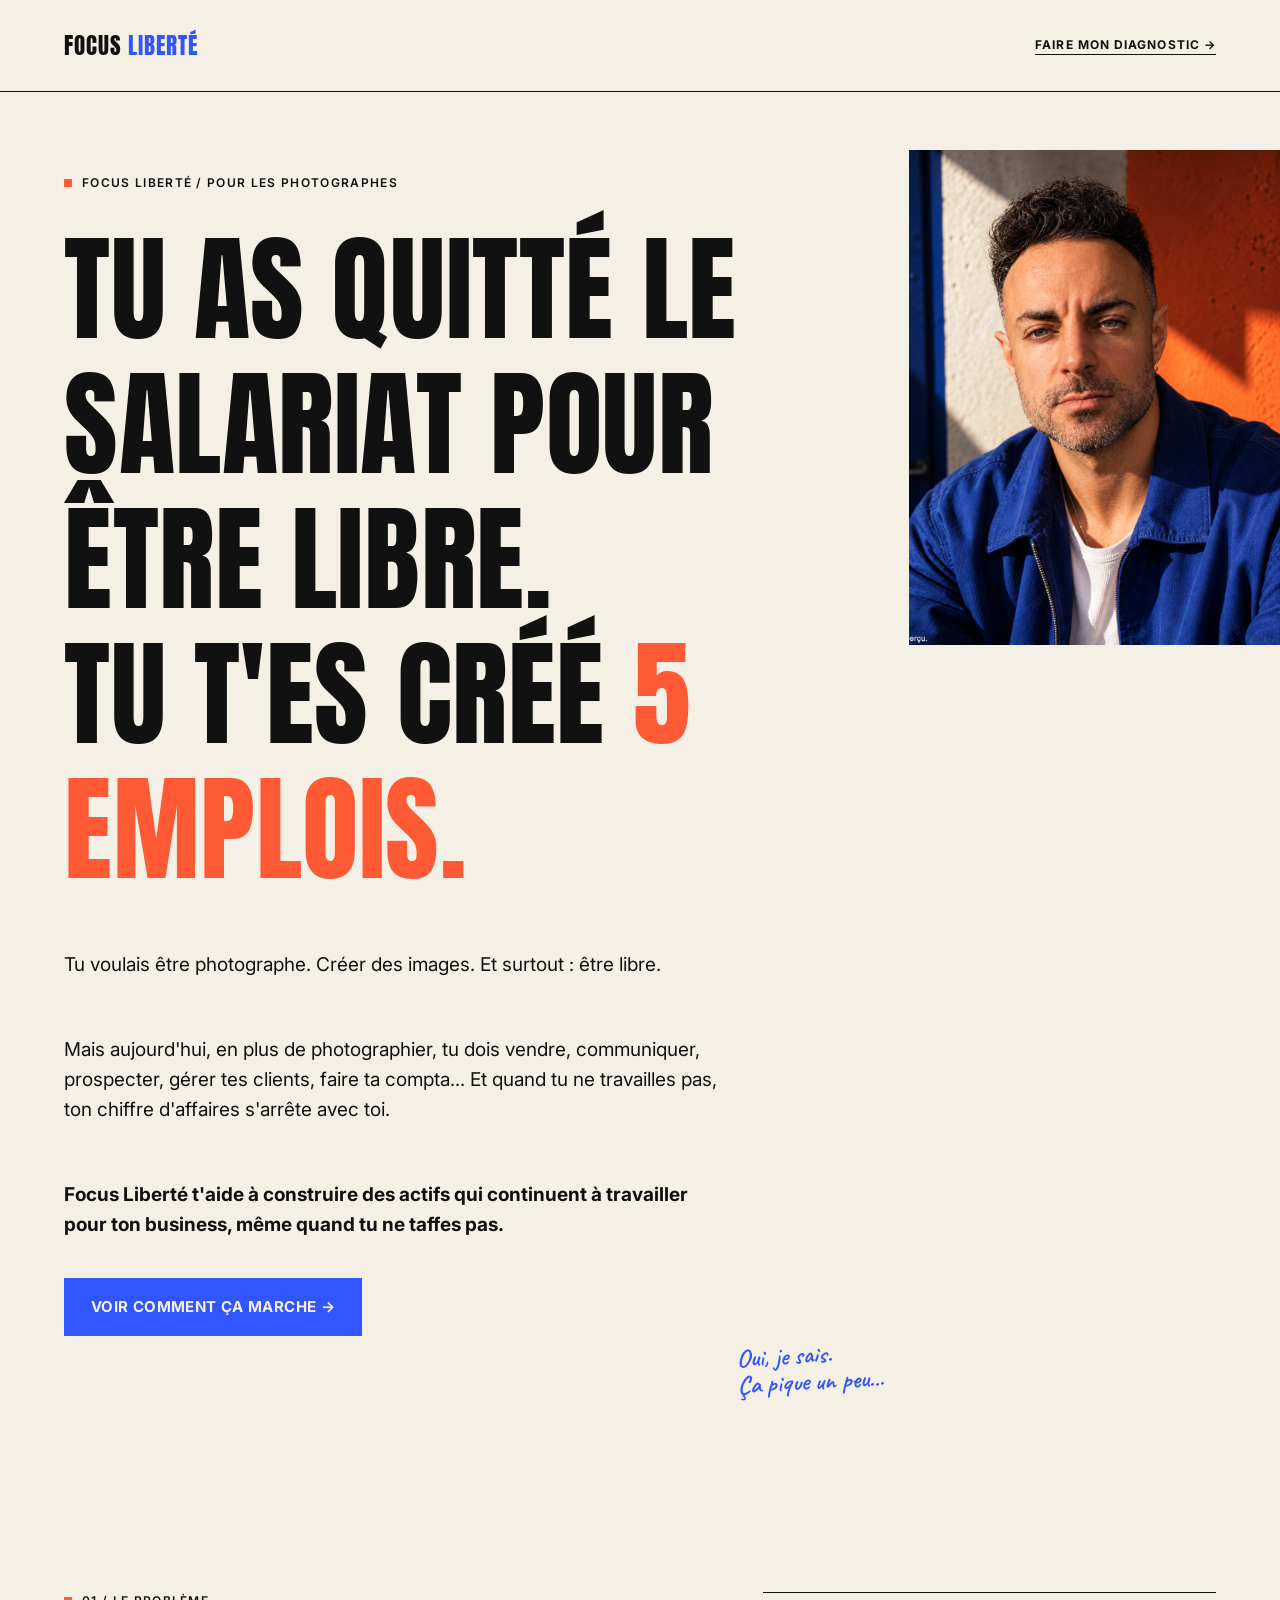
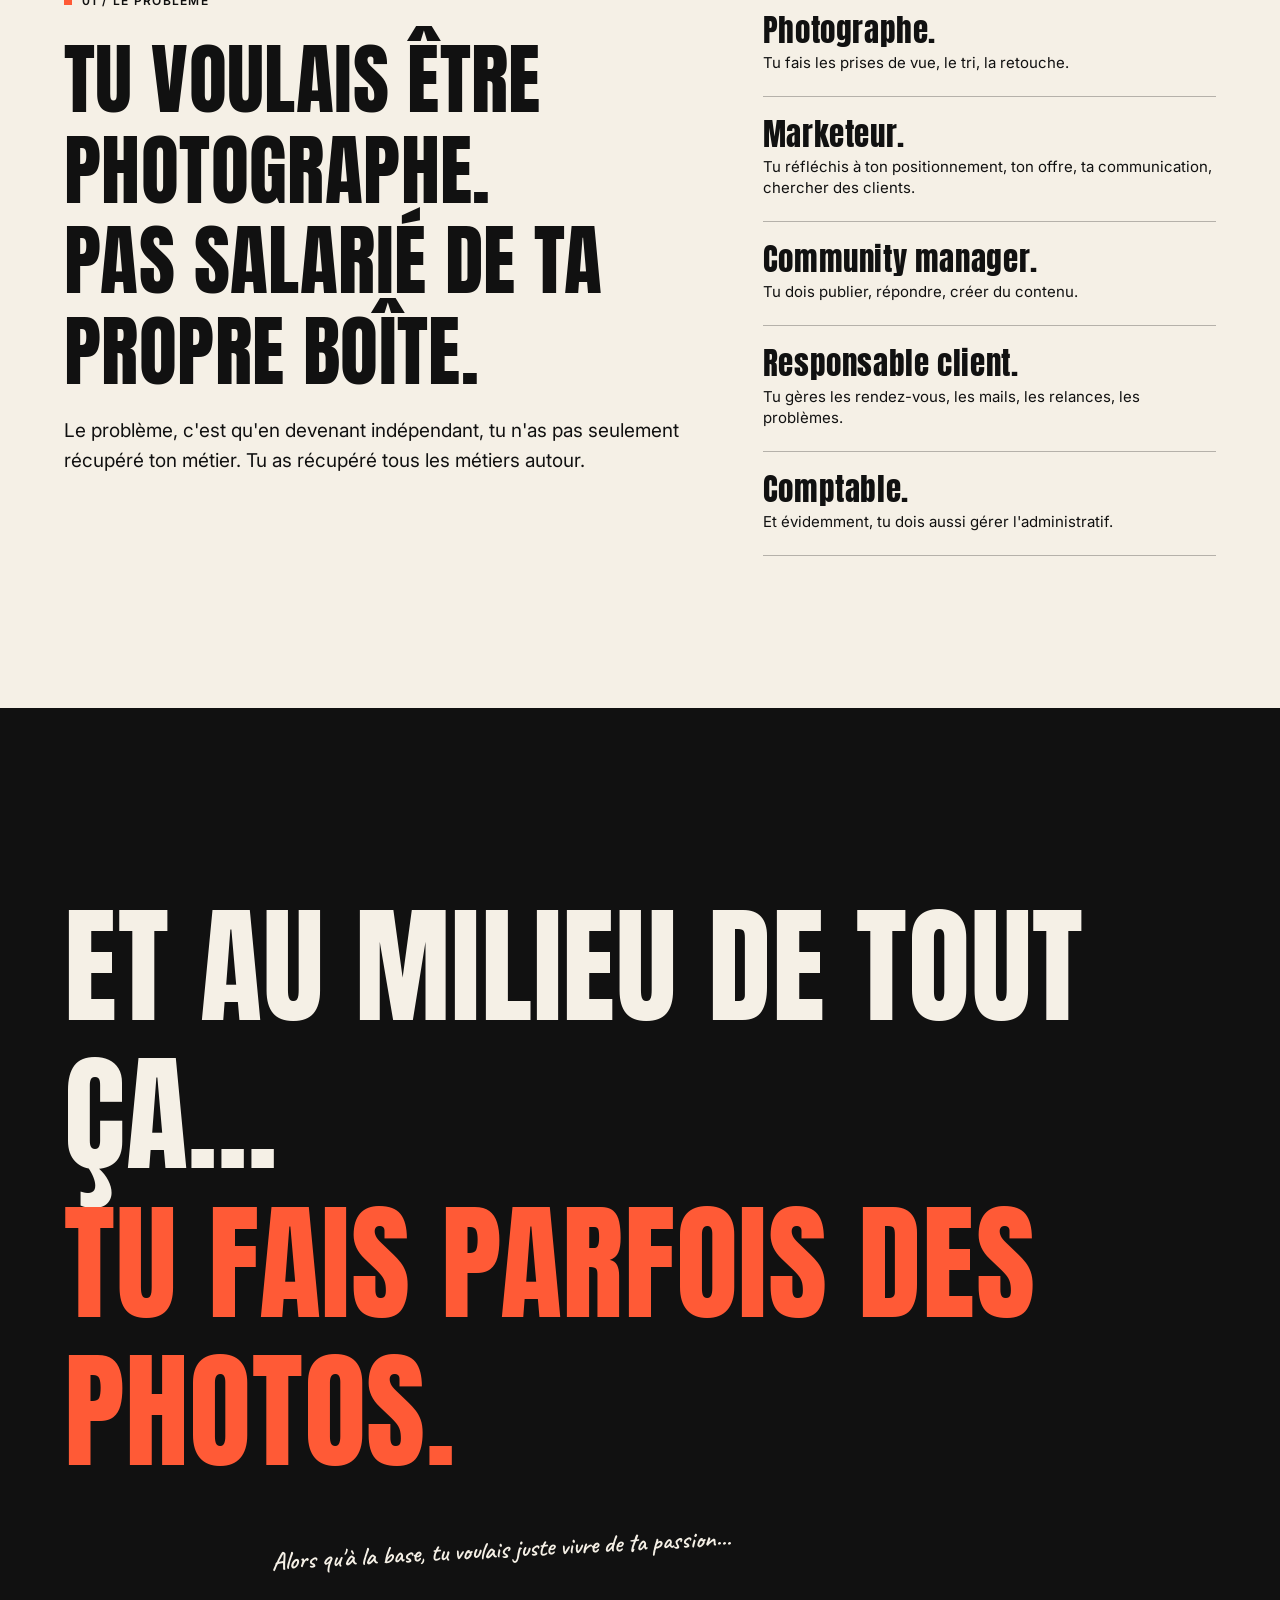
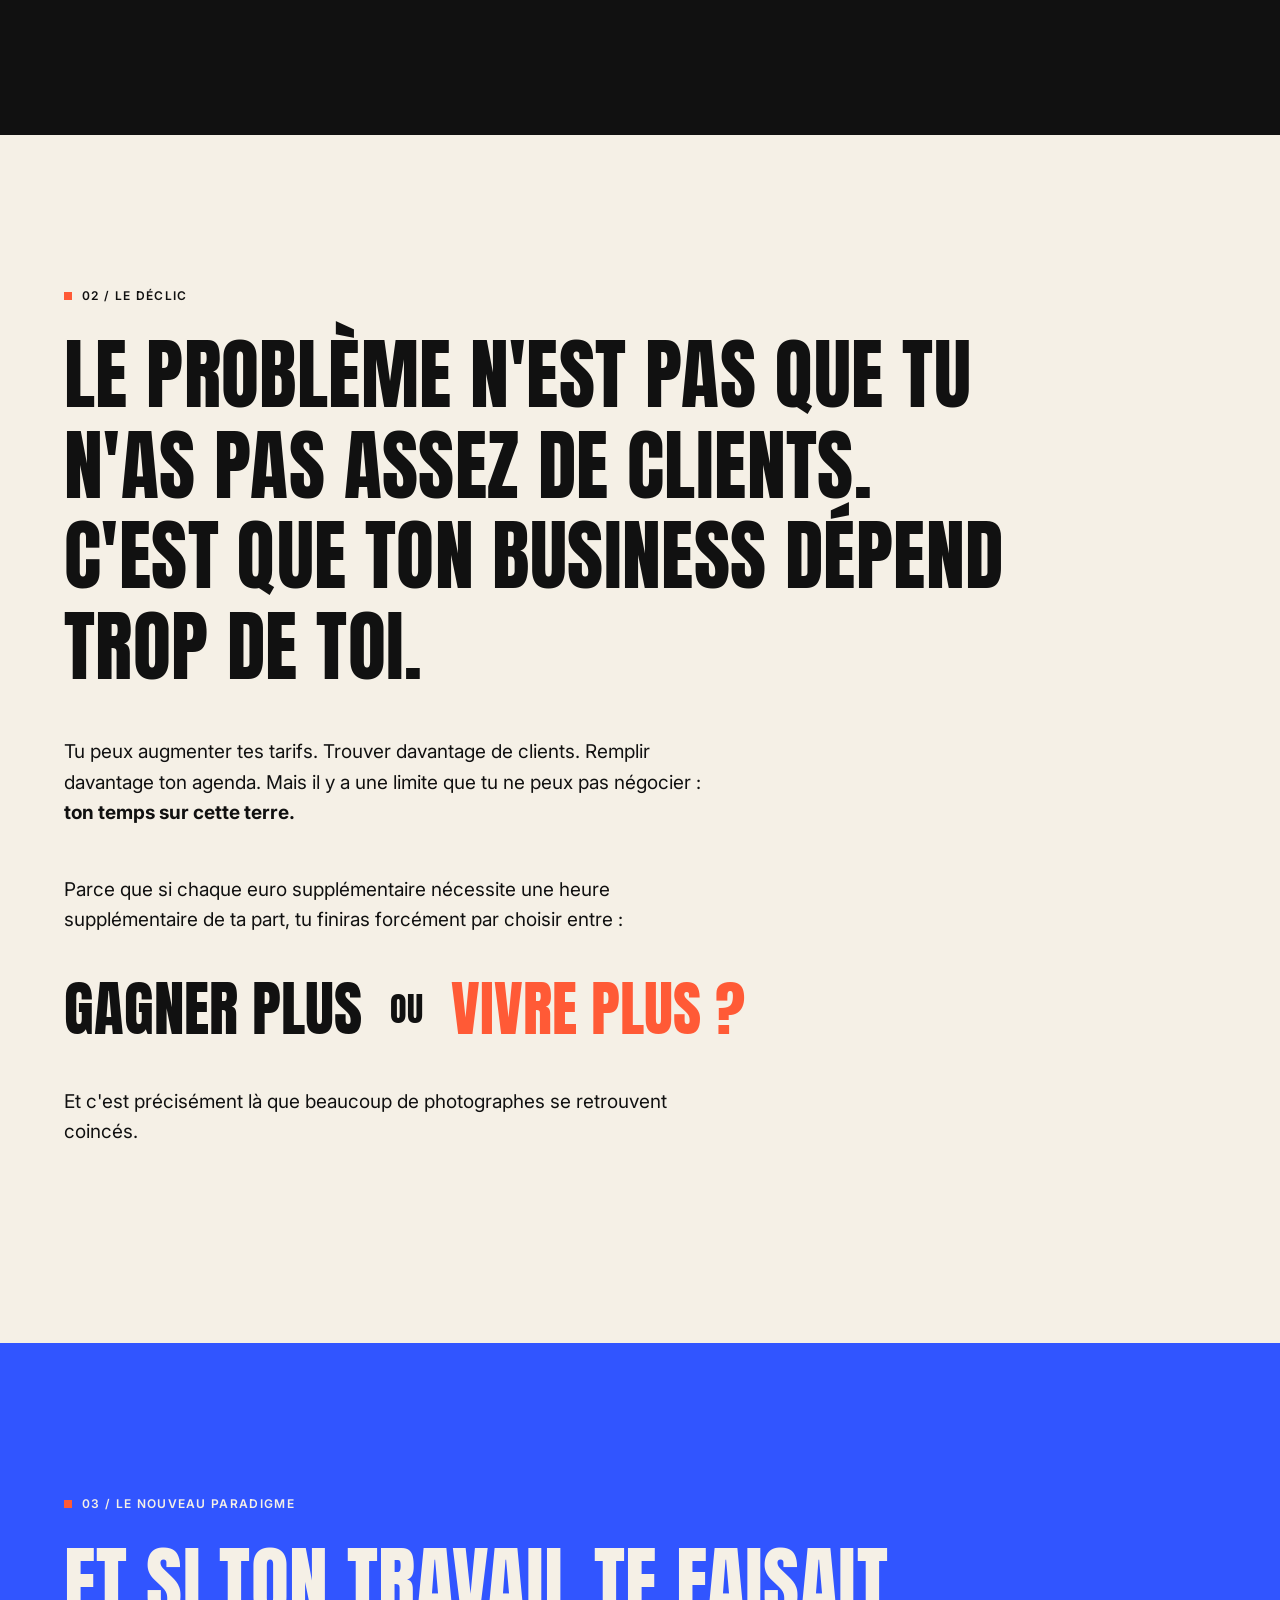
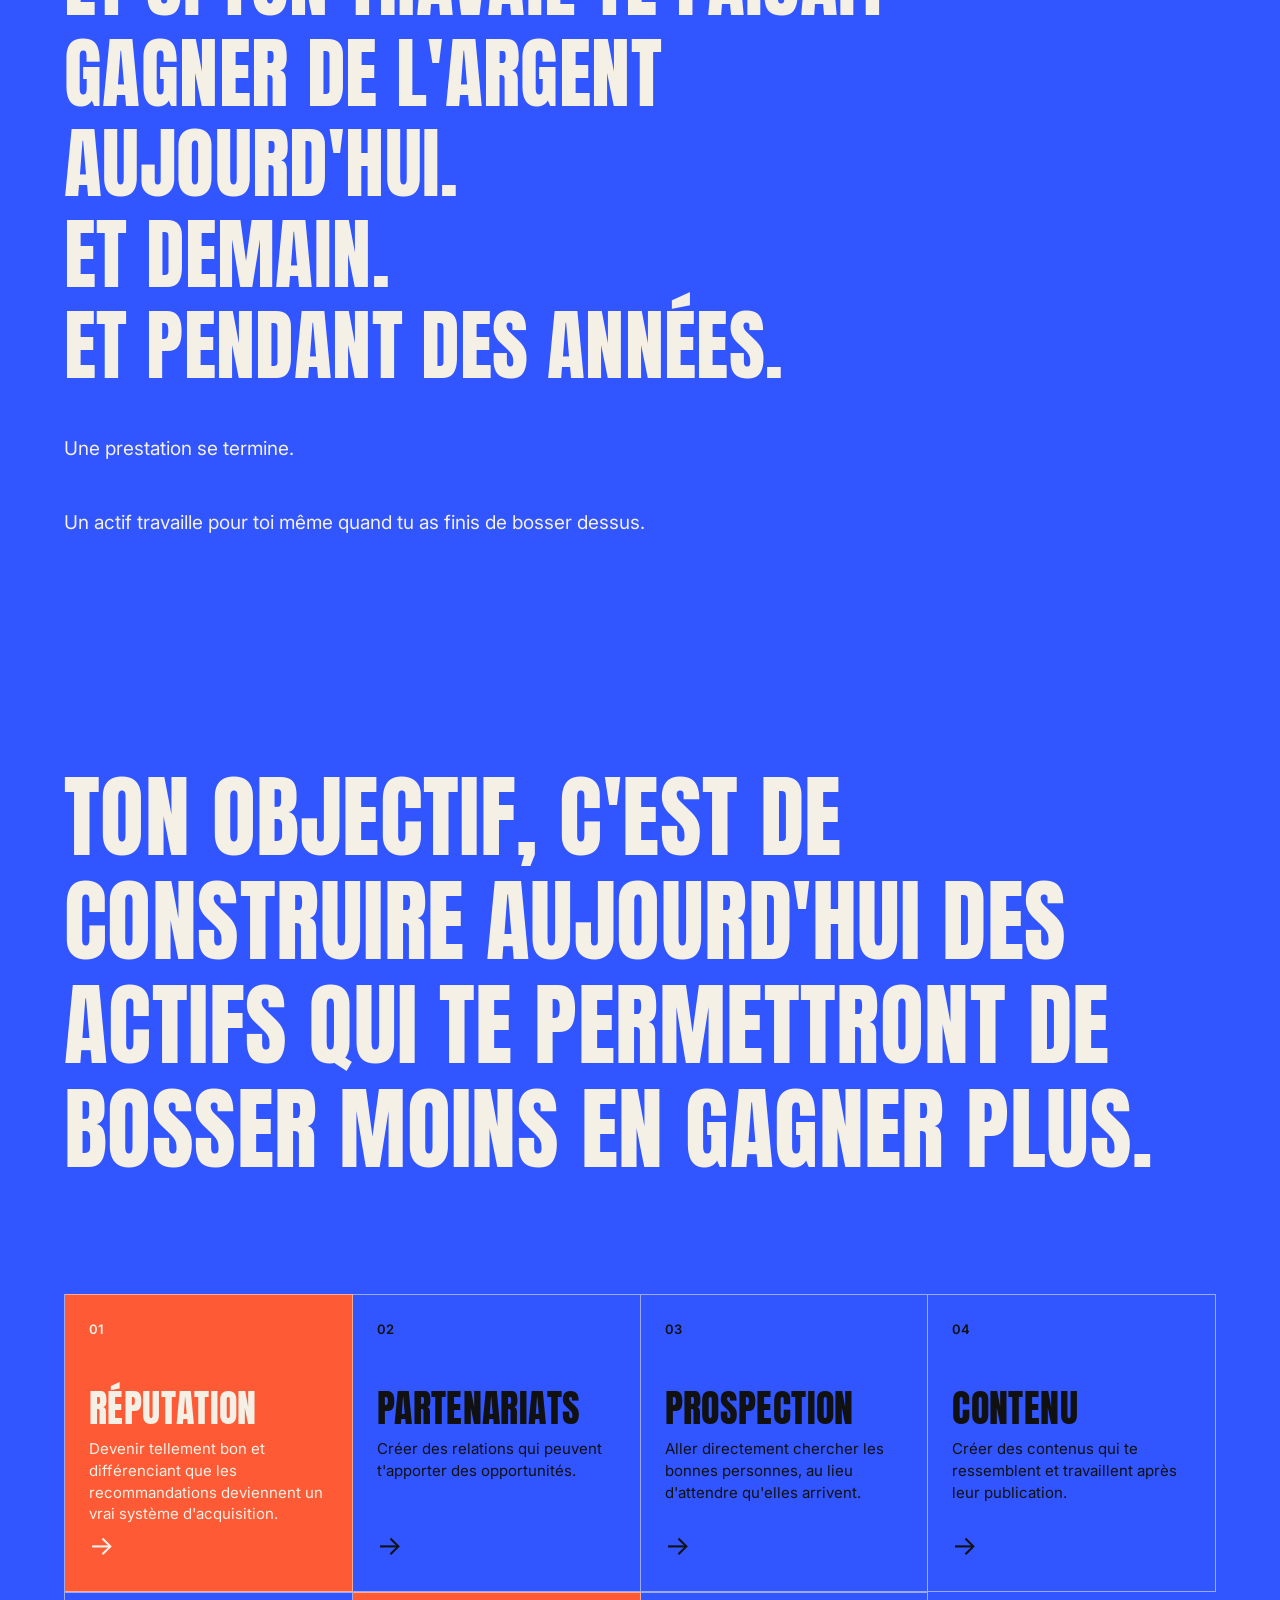
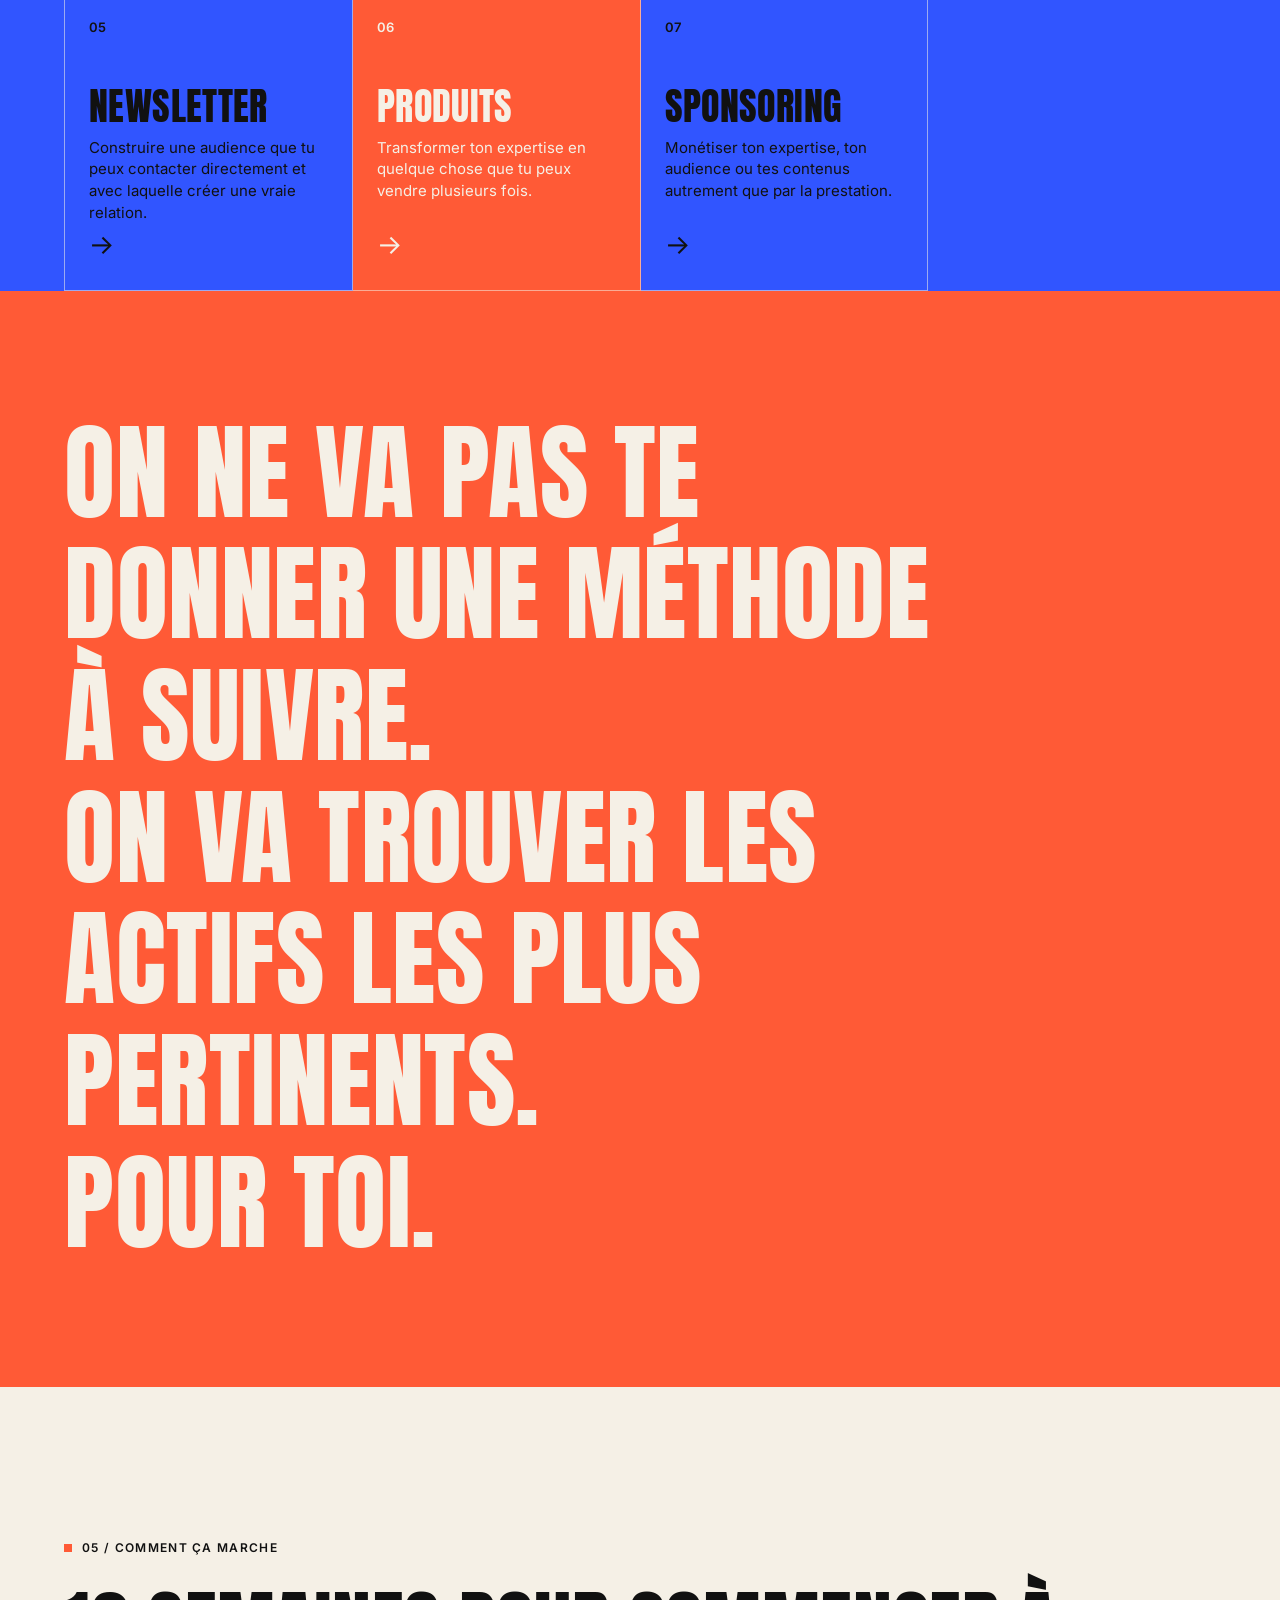
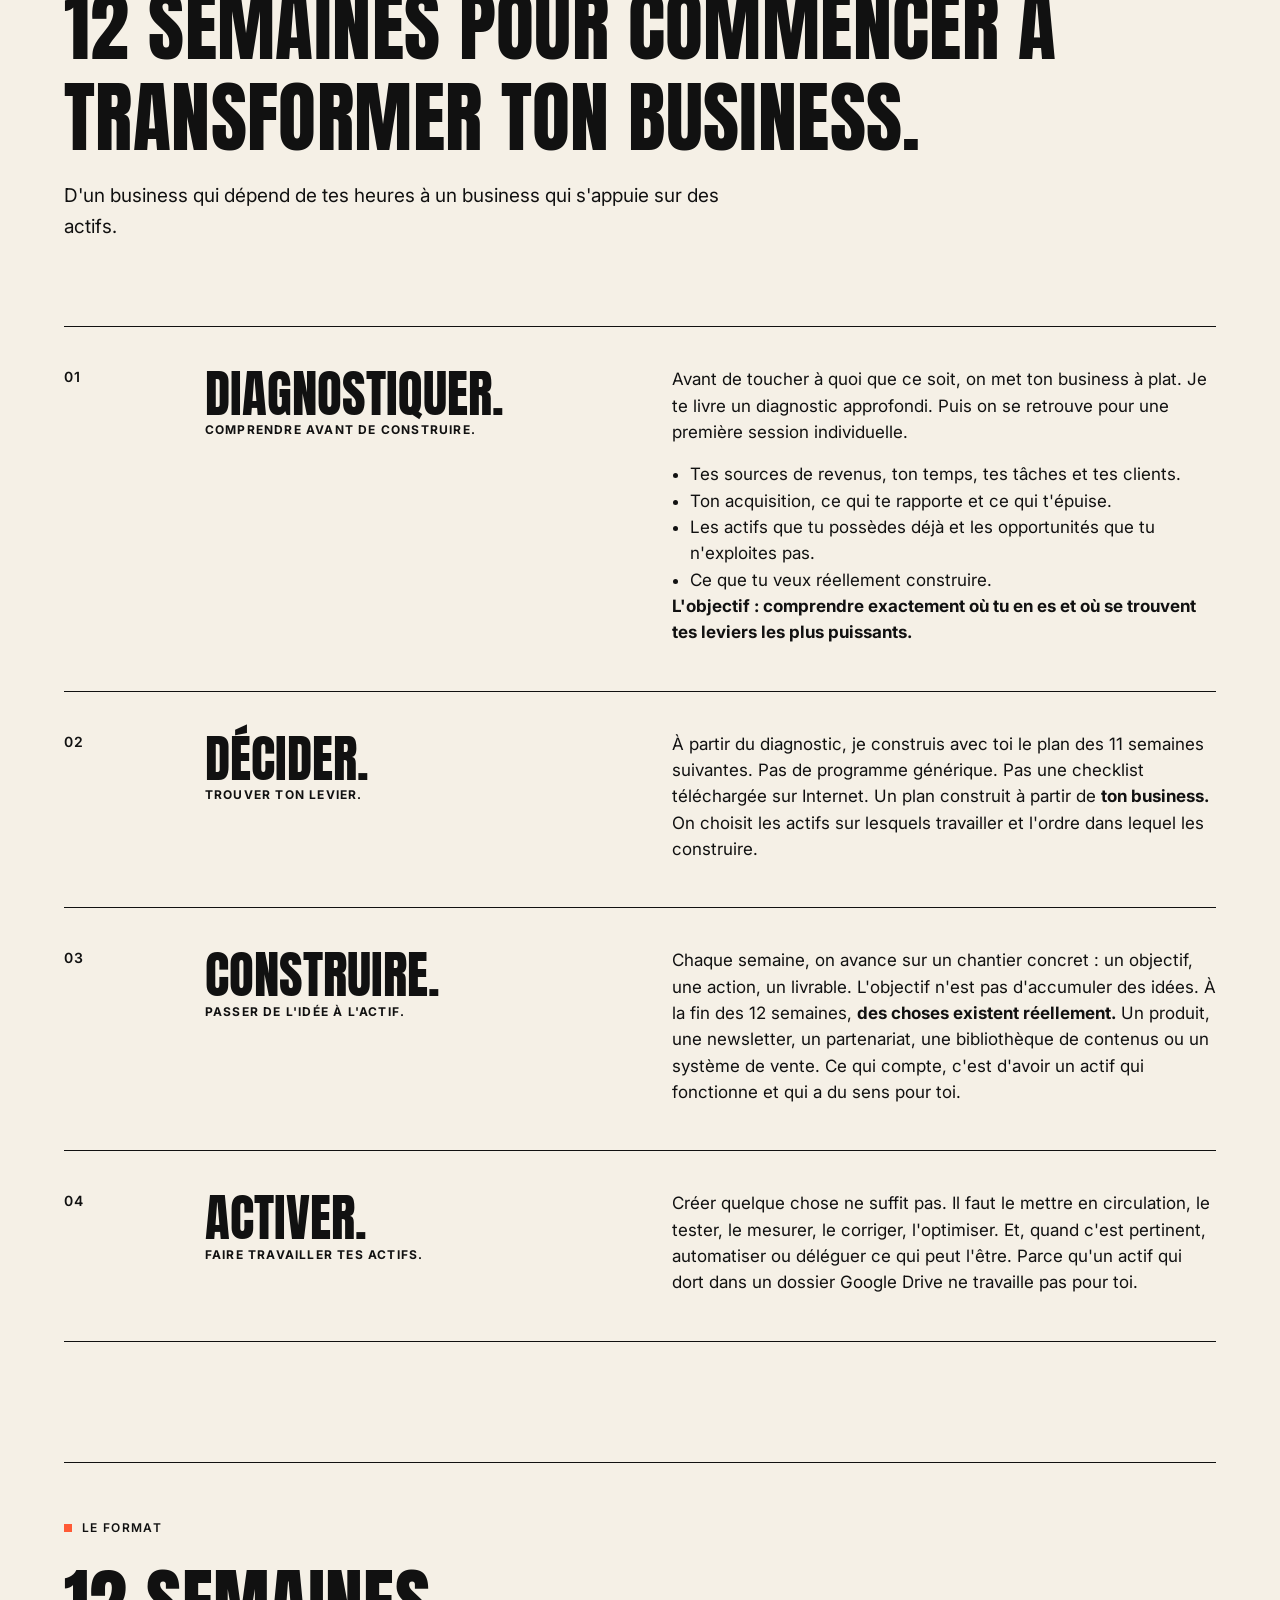
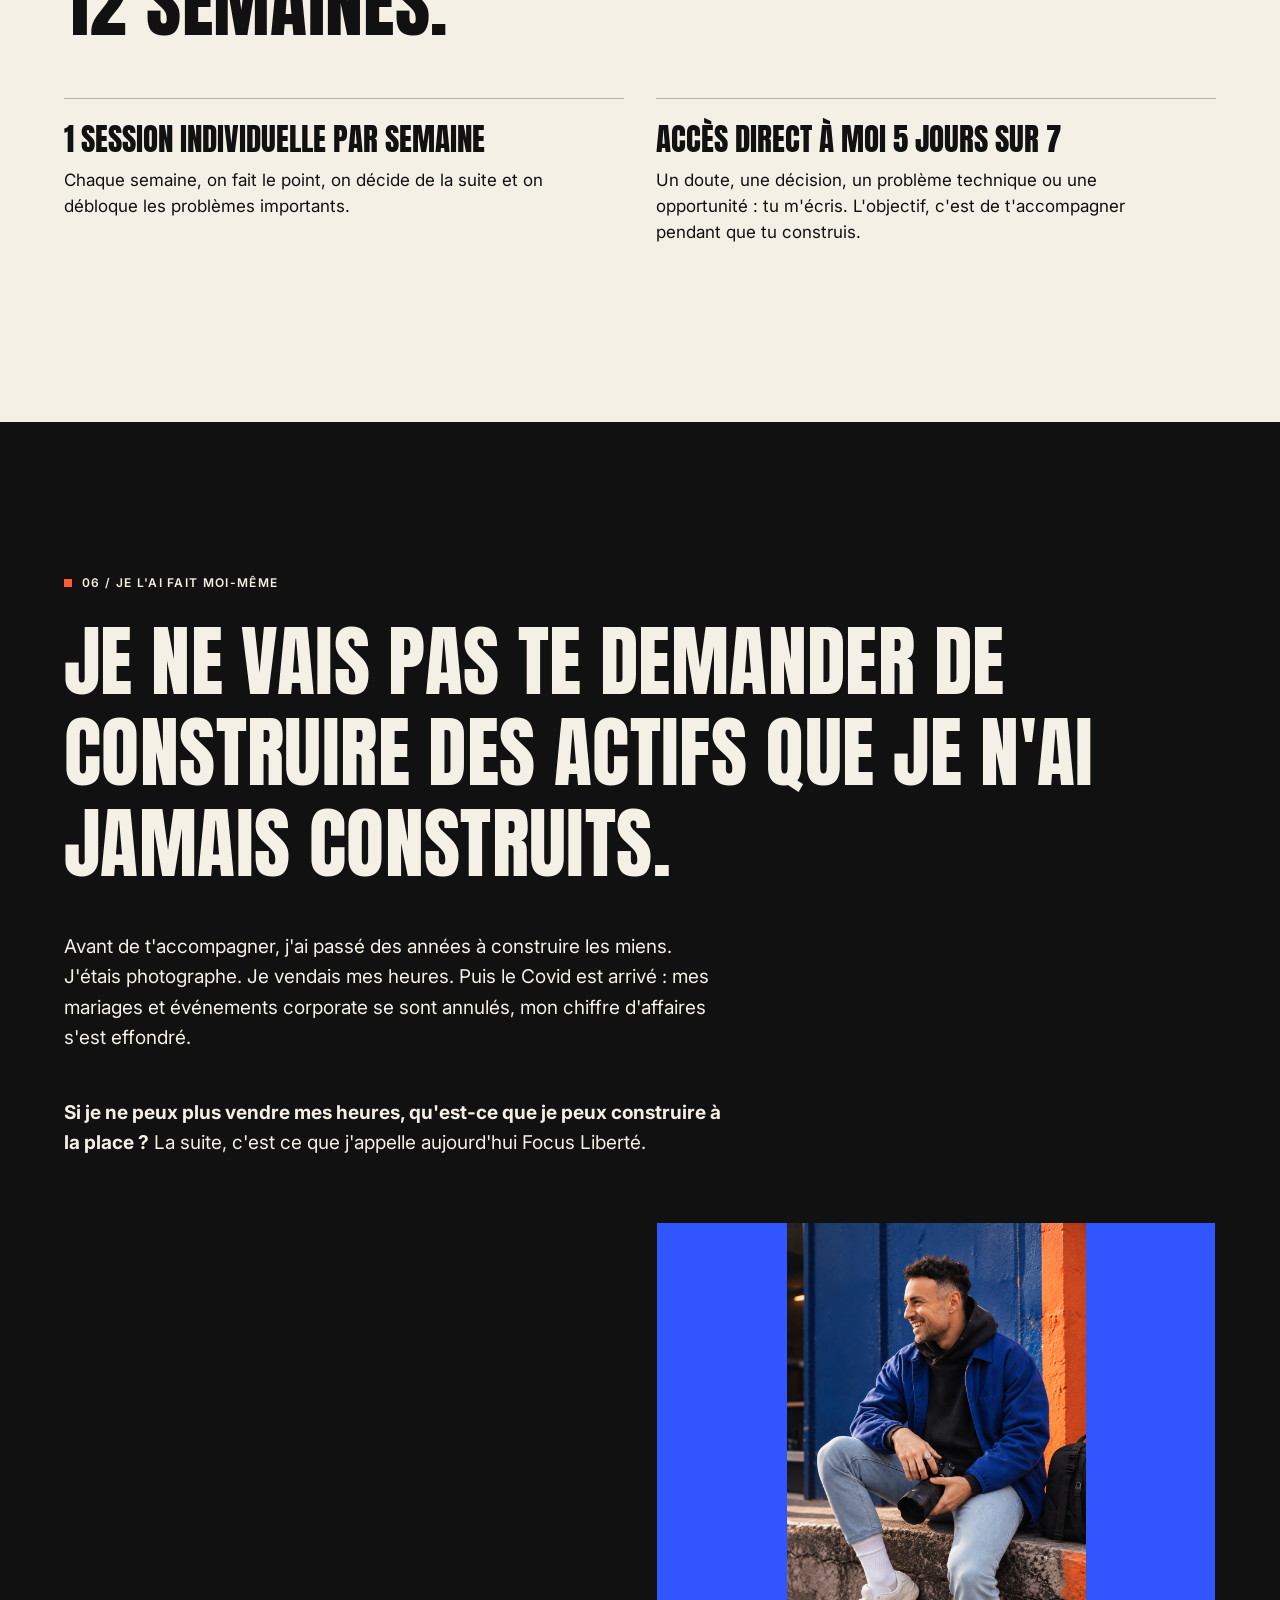
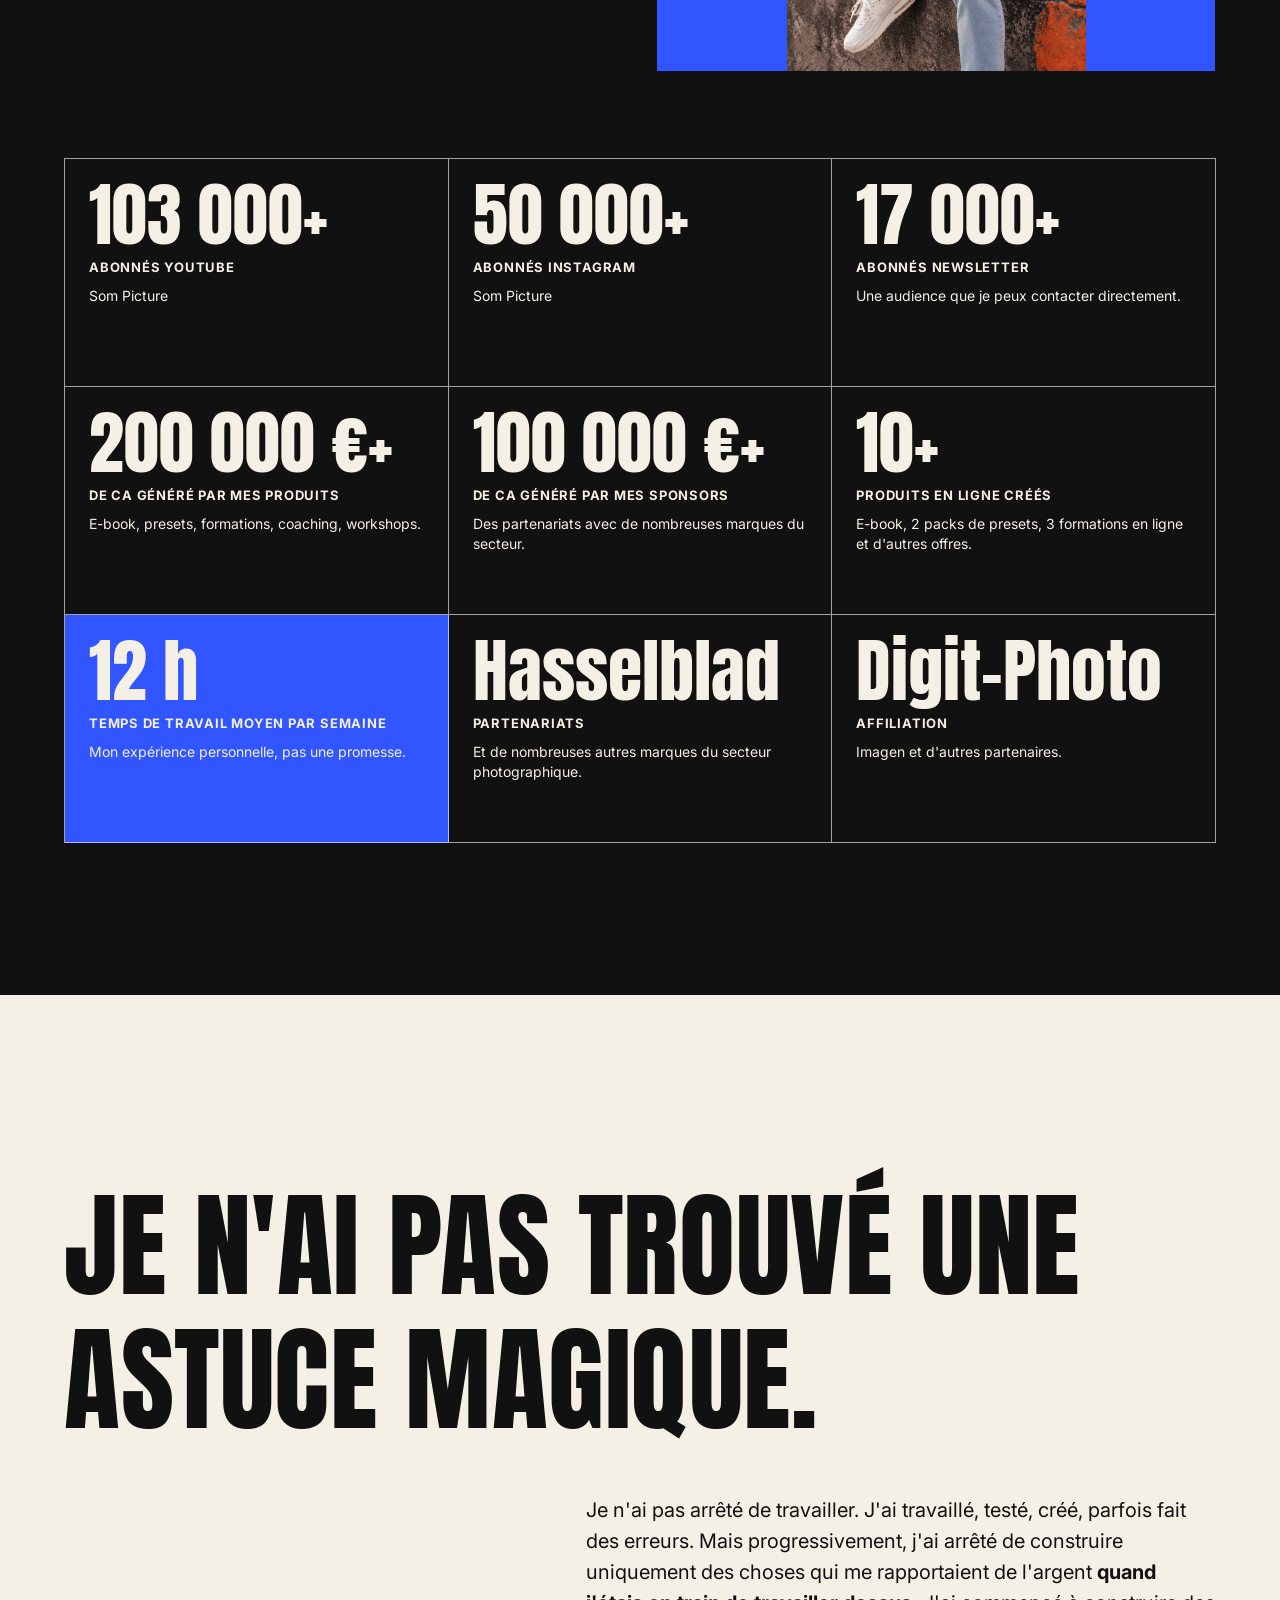
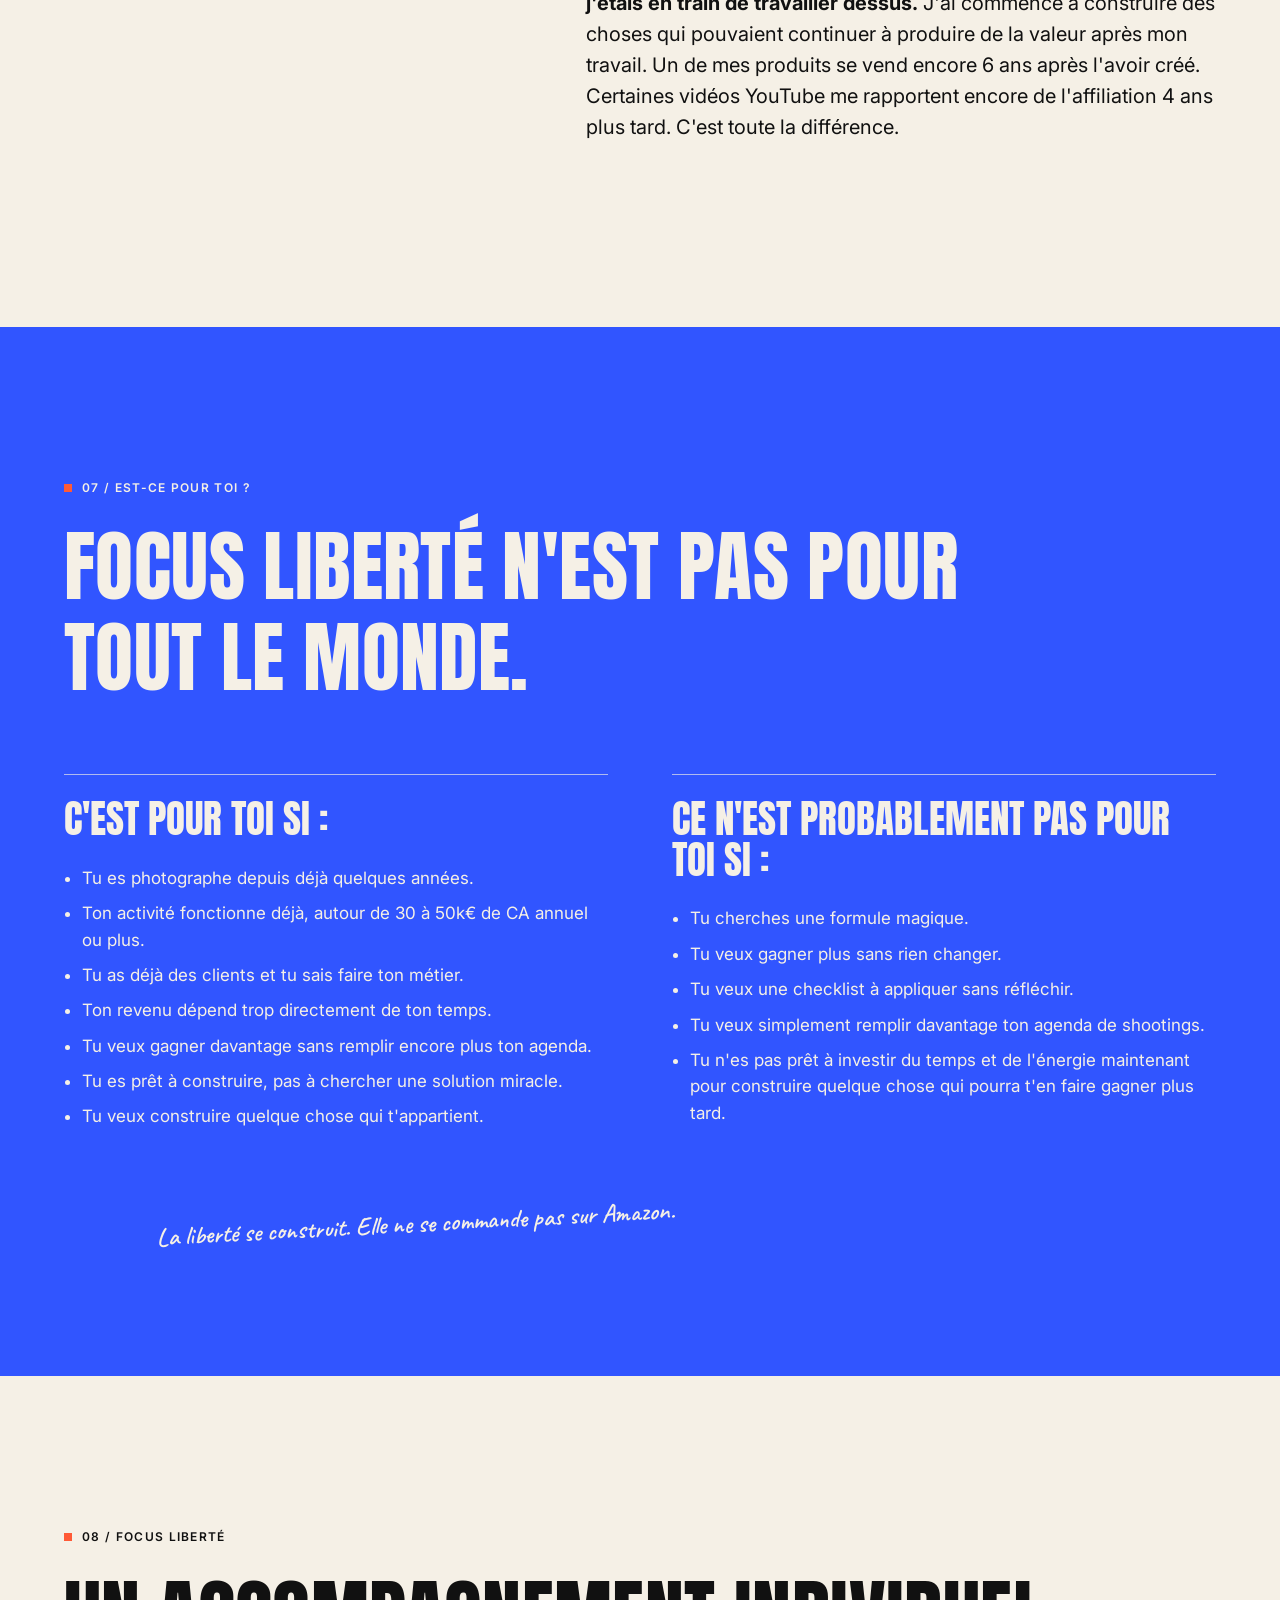
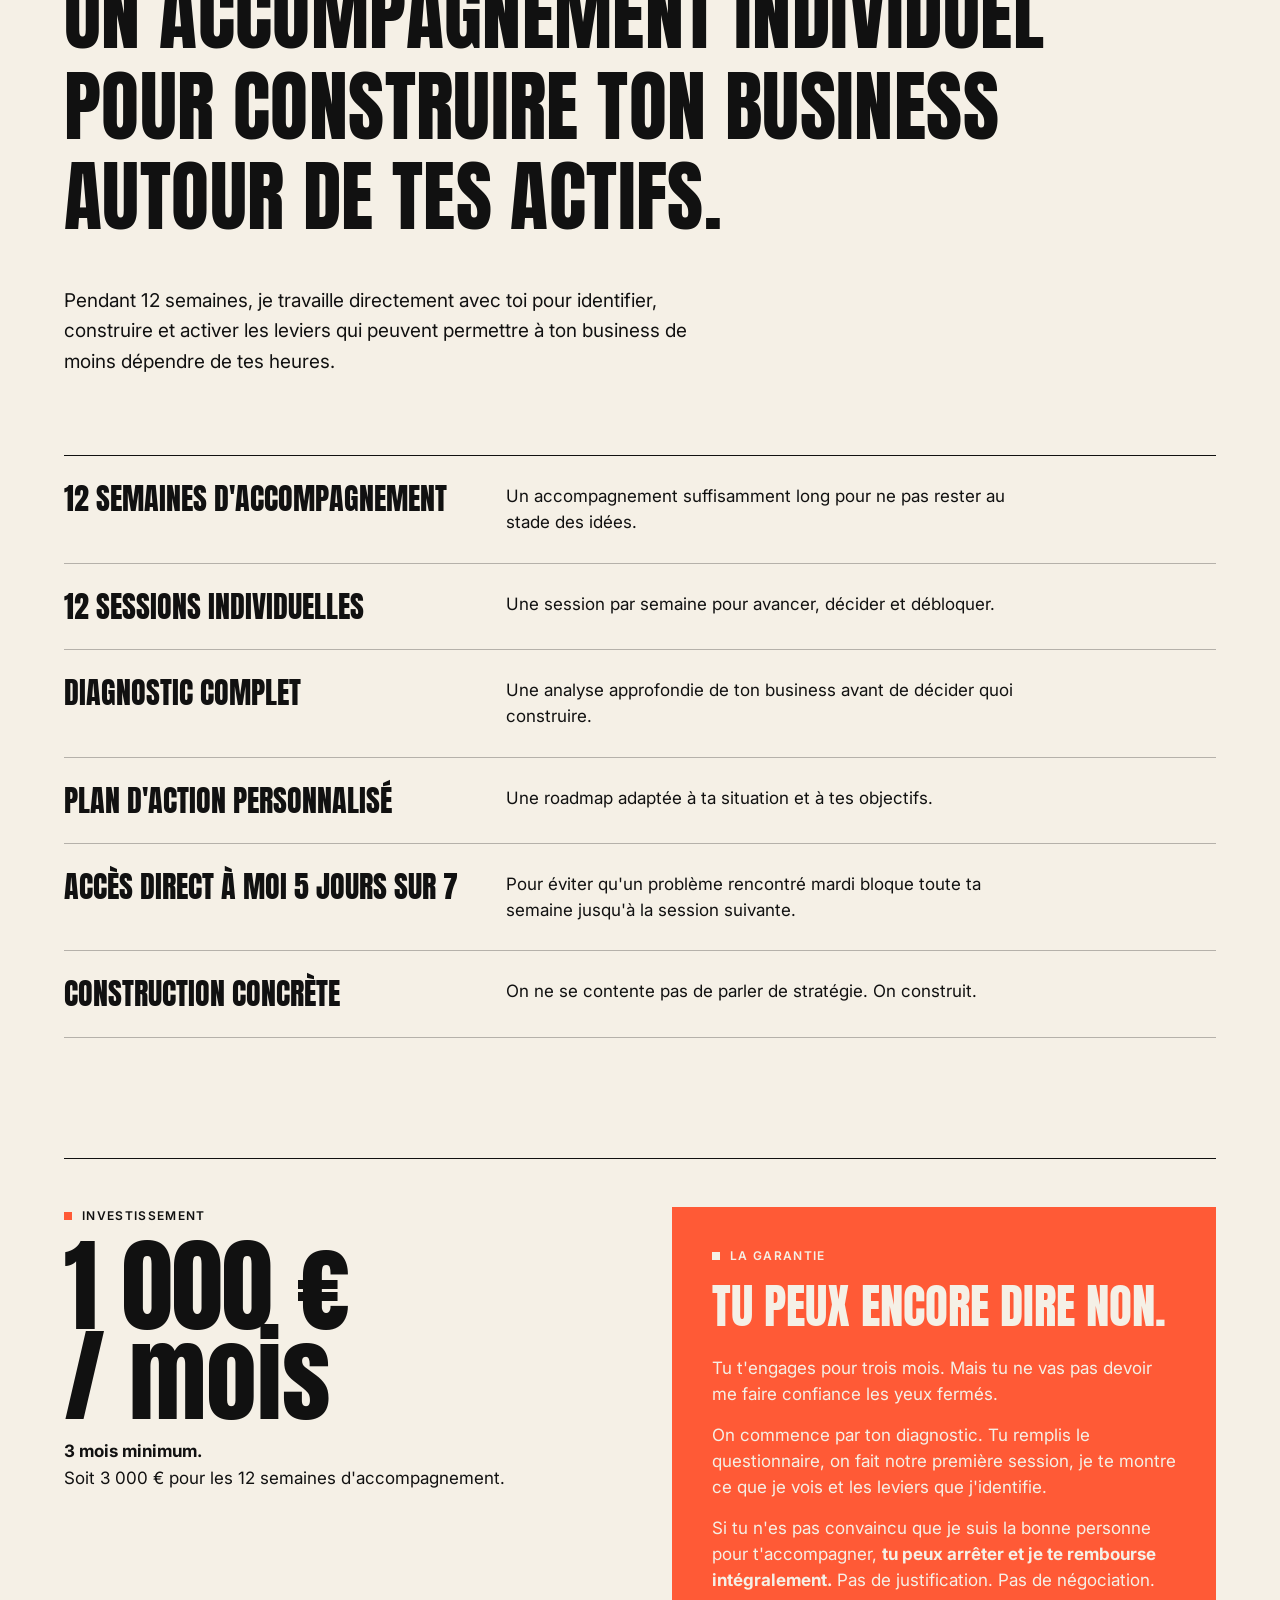
<file: Landing Focus Liberté - complète copie.html>
<!doctype html>
<html lang="fr">
<head>
  <meta charset="utf-8">
  <meta name="viewport" content="width=device-width, initial-scale=1">
  <meta name="description" content="Focus Liberté, l'accompagnement individuel pour les photographes qui veulent construire des actifs.">
  <title>Focus Liberté | Arrête de vendre tes heures</title>
  <link rel="preconnect" href="https://fonts.googleapis.com">
  <link rel="preconnect" href="https://fonts.gstatic.com" crossorigin>
  <link href="https://fonts.googleapis.com/css2?family=Anton&amp;family=Caveat:wght@500;600&amp;family=Inter:wght@400;500;600;700&amp;display=swap" rel="stylesheet">
  <style>
    :root { --blue:#3155ff; --orange:#ff5a36; --cream:#f5f0e6; --ink:#111; --line:rgba(17,17,17,.28); }
    * { box-sizing:border-box; }
    html { scroll-behavior:smooth; }
    body { margin:0; background:var(--cream); color:var(--ink); font-family:Inter,Arial,sans-serif; font-size:17px; line-height:1.55; -webkit-font-smoothing:antialiased; }
    a { color:inherit; }
    .wrap { width:min(100%,1440px); margin:auto; padding-inline:64px; }
    .display { font-family:Anton,Impact,sans-serif; font-weight:400; text-transform:uppercase; letter-spacing:.005em; line-height:1.16; }
    .label { display:flex; align-items:center; gap:10px; font-size:12px; font-weight:600; letter-spacing:.11em; text-transform:uppercase; }
    .label::before { content:""; width:8px; height:8px; flex:0 0 auto; background:var(--orange); }
    .intro { max-width:660px; font-size:19px; line-height:1.6; }
    .annotation { font:600 clamp(20px,2vw,27px)/1.05 Caveat,cursive; color:var(--blue); transform:rotate(-3deg); }
    .button { display:inline-block; padding:17px 27px; background:var(--blue); color:var(--cream); border:0; text-decoration:none; font-size:15px; font-weight:700; letter-spacing:.025em; text-transform:uppercase; transition:background .18s,color .18s; }
    .button:hover, .button:focus-visible { background:var(--orange); color:var(--cream); outline:none; }
    .rule { height:1px; margin:0; border:0; background:var(--ink); }
    .dark .rule, .blue .rule { background:rgba(245,240,230,.65); }
    header { display:flex; align-items:center; justify-content:space-between; min-height:92px; border-bottom:1px solid var(--ink); }
    .logo { font-family:Anton,Impact,sans-serif; font-size:23px; letter-spacing:.045em; text-decoration:none; text-transform:uppercase; }
    .logo i { color:var(--blue); font-style:normal; }
    .top-link { font-size:12px; font-weight:700; letter-spacing:.09em; text-decoration:none; text-transform:uppercase; border-bottom:1px solid var(--ink); }
    .hero { position:relative; padding:82px 0 144px; overflow:hidden; }
    .hero h1 { max-width:820px; margin:28px 0 0; font-size:clamp(58px,9.1vw,126px); }
    .hero h1 em { color:var(--orange); font-style:normal; }
    .hero .intro { margin:54px 0 0; }
    .hero .button { margin-top:38px; }
    .hero .annotation { position:absolute; right:31%; bottom:84px; max-width:200px; }
    .portrait-placeholder { display:flex; flex-direction:column; justify-content:flex-end; min-height:450px; padding:25px; background:var(--ink); color:var(--cream); border:1px solid var(--ink); }
    .portrait-placeholder .placeholder-tag { margin-bottom:auto; font-size:12px; font-weight:600; letter-spacing:.1em; text-transform:uppercase; }
    .portrait-placeholder .placeholder-icon { font-family:Anton,Impact,sans-serif; font-size:86px; line-height:.8; color:var(--orange); }
    .portrait-placeholder figcaption { margin-top:26px; font-size:14px; line-height:1.45; }
    .photo-frame { margin:0; overflow:hidden; background:var(--ink); }
    .photo-frame img { display:block; width:100%; height:100%; object-fit:cover; object-position:center; }
    .hero-photo { position:absolute; top:58px; right:0; width:min(29vw,390px); background:url("Photo01.png") center/cover no-repeat; }
    .hero-photo > * { display:none; }
    section { padding-block:152px; }
    .mirror { padding-top:112px; }
    .split { display:grid; grid-template-columns:7fr 5fr; gap:64px; align-items:start; }
    h2 { margin:24px 0 0; font-size:clamp(47px,6.1vw,82px); }
    .roles { margin:0; border-top:1px solid var(--ink); }
    .role { padding:21px 0 23px; border-bottom:1px solid var(--line); }
    .role b { display:block; font-family:Anton,Impact,sans-serif; font-size:31px; font-weight:400; line-height:1.04; letter-spacing:.02em; }
    .role span { display:block; margin-top:6px; font-size:15px; line-height:1.4; }
    .xxl { padding-block:184px; background:var(--ink); color:var(--cream); }
    .xxl h2 { max-width:1190px; margin:0; font-size:clamp(66px,10vw,138px); }
    .xxl h2 span { color:var(--orange); }
    .xxl .annotation { margin:38px 0 0 18%; color:var(--cream); }
    .problem { padding-bottom:176px; }
    .problem .statement { max-width:970px; }
    .problem .intro { margin-top:46px; }
    .choice { display:flex; gap:28px; margin-top:42px; font-family:Anton,Impact,sans-serif; font-size:clamp(35px,5vw,61px); line-height:1.04; text-transform:uppercase; }
    .choice span:nth-child(2) { align-self:center; font-size:.56em; }
    .choice span:last-child { color:var(--orange); }
    .assets-intro { background:var(--blue); color:var(--cream); padding-bottom:96px; }
    .assets-intro h2 { max-width:1000px; }
    .assets-intro .intro { margin-top:44px; }
    .assets-statement { padding:112px 0; background:var(--blue); color:var(--cream); }
    .assets-statement h2 { max-width:1100px; margin:0; font-size:clamp(52px,7vw,98px); }
    .asset-grid { display:grid; grid-template-columns:repeat(4,1fr); border-left:1px solid rgba(245,240,230,.55); }
    .asset { min-height:267px; padding:24px; border-right:1px solid rgba(245,240,230,.55); border-bottom:1px solid rgba(245,240,230,.55); display:flex; flex-direction:column; }
    .asset:nth-child(4n+1),.asset:nth-child(4n+2),.asset:nth-child(4n+3),.asset:nth-child(4n+4) { border-top:1px solid rgba(245,240,230,.55); }
    .asset:nth-child(1),.asset:nth-child(6) { background:var(--orange); color:var(--cream); }
    .asset-number { font-size:13px; font-weight:600; }
    .asset h3 { margin:50px 0 10px; font-family:Anton,Impact,sans-serif; font-size:38px; font-weight:400; letter-spacing:.01em; line-height:1.04; text-transform:uppercase; }
    .asset p { margin:0; font-size:15px; line-height:1.45; }
    .asset-arrow { margin-top:auto; font-size:27px; }
    .lever { padding-bottom:176px; }
    .lever h2 { max-width:890px; }
    .lever .intro { margin-top:44px; }
    .lever-list { display:grid; grid-template-columns:repeat(2,1fr); gap:0 64px; margin-top:64px; border-top:1px solid var(--ink); }
    .lever-item { padding:25px 0; border-bottom:1px solid var(--line); }
    .lever-item h3 { margin:0 0 8px; font-family:Anton,Impact,sans-serif; font-size:31px; font-weight:400; line-height:1.04; text-transform:uppercase; }
    .lever-item p { margin:0; max-width:450px; }
    .block-statement { padding:122px 0; background:var(--orange); color:var(--cream); }
    .block-statement h2 { max-width:920px; margin:0; font-size:clamp(59px,8.2vw,112px); }
    .method-head h2 { max-width:1080px; }
    .method-steps { margin-top:84px; border-top:1px solid var(--ink); }
    .step { display:grid; grid-template-columns:1fr 4fr 5fr; gap:32px; padding:39px 0 45px; border-bottom:1px solid var(--ink); }
    .step-number { font-size:14px; font-weight:600; letter-spacing:.09em; }
    .step h3 { margin:0; font-family:Anton,Impact,sans-serif; font-size:clamp(36px,4vw,53px); font-weight:400; line-height:1.1; text-transform:uppercase; }
    .step-subtitle { margin:13px 0 0; font-size:12px; font-weight:700; letter-spacing:.1em; line-height:1.35; text-transform:uppercase; }
    .step p { max-width:590px; margin:0; }
    .step ul { margin:16px 0 0; padding-left:18px; }
    .format { margin-top:120px; padding:56px 0 0; border-top:1px solid var(--ink); }
    .format h3 { margin:22px 0 50px; font-size:clamp(48px,6vw,76px); }
    .format-grid { display:grid; grid-template-columns:repeat(2,1fr); gap:32px; }
    .format-grid > div { padding:24px 0; border-top:1px solid var(--line); }
    .format-grid b { display:block; font-family:Anton,Impact,sans-serif; font-size:31px; font-weight:400; line-height:1.04; text-transform:uppercase; }
    .format-grid p { max-width:500px; margin:12px 0 0; }
    .proof { background:var(--ink); color:var(--cream); }
    .proof h2 { max-width:1090px; }
    .proof .intro { margin-top:44px; }
    .proof-photo { width:min(100%,560px); margin:64px 0 0 auto; background:var(--blue) url("Photo03.png") center/contain no-repeat; }
    .proof-photo > * { display:none; }
    .proof-grid { display:grid; grid-template-columns:repeat(3,1fr); margin-top:86px; border-top:1px solid rgba(245,240,230,.65); border-left:1px solid rgba(245,240,230,.65); }
    .proof-item { min-height:228px; padding:24px; border-right:1px solid rgba(245,240,230,.65); border-bottom:1px solid rgba(245,240,230,.65); }
    .proof-item:nth-child(7) { background:var(--blue); }
    .proof-item:nth-child(6) strong { font-size:0; }
    .proof-item:nth-child(6) strong::after { content:"10+"; font-size:clamp(52px,5.5vw,78px); }
    .proof-item strong { display:block; font-family:Anton,Impact,sans-serif; font-size:clamp(52px,5.5vw,78px); font-weight:400; line-height:.9; }
    .proof-item b { display:block; margin-top:13px; font-size:13px; letter-spacing:.06em; line-height:1.2; text-transform:uppercase; }
    .proof-item p { margin:11px 0 0; font-size:14px; line-height:1.4; }
    .not-magic { padding-block:184px; }
    .not-magic h2 { max-width:1050px; margin:0; font-size:clamp(62px,9vw,122px); }
    .not-magic p { max-width:630px; margin:48px 0 0 auto; font-size:20px; }
    .qualification { background:var(--blue); color:var(--cream); }
    .qualification h2 { max-width:930px; }
    .qualify-grid { display:grid; grid-template-columns:1fr 1fr; gap:64px; margin-top:72px; }
    .qualify-grid > div { padding-top:24px; border-top:1px solid rgba(245,240,230,.65); }
    .qualify-grid h3 { margin:0; font-family:Anton,Impact,sans-serif; font-size:39px; font-weight:400; line-height:1.04; text-transform:uppercase; }
    .qualify-grid ul { margin:25px 0 0; padding-left:18px; }
    .qualify-grid li { margin:9px 0; }
    .qualification .annotation { margin:58px 0 0 8%; color:var(--cream); }
    .offer h2 { max-width:1010px; }
    .offer .intro { margin-top:44px; }
    .deliverables { margin-top:78px; border-top:1px solid var(--ink); }
    .deliverable { display:grid; grid-template-columns:4fr 7fr; gap:36px; padding:27px 0; border-bottom:1px solid var(--line); }
    .deliverable h3 { margin:0; font-family:Anton,Impact,sans-serif; font-size:30px; font-weight:400; line-height:1.04; text-transform:uppercase; }
    .deliverable p { margin:0; max-width:540px; }
    .investment { display:grid; grid-template-columns:1fr 1fr; gap:64px; margin-top:120px; padding-top:48px; border-top:1px solid var(--ink); }
    .price { margin:16px 0 0; font-family:Anton,Impact,sans-serif; font-size:clamp(65px,8vw,106px); line-height:.88; }
    .guarantee { padding:40px; background:var(--orange); color:var(--cream); }
    .guarantee .label::before { background:var(--cream); }
    .guarantee h3 { margin:17px 0 24px; font-family:Anton,Impact,sans-serif; font-size:47px; font-weight:400; line-height:1.04; text-transform:uppercase; }
    .guarantee p { margin:0 0 14px; }
    .guarantee .button { margin-top:17px; background:var(--ink); }
    .guarantee .button:hover { background:var(--cream); color:var(--ink); }
    .faq { padding-top:42px; }
    .faq h2 { max-width:690px; }
    details { border-top:1px solid var(--ink); }
    details:last-child { border-bottom:1px solid var(--ink); }
    summary { padding:25px 42px 25px 0; cursor:pointer; list-style:none; position:relative; font-family:Anton,Impact,sans-serif; font-size:clamp(27px,3.2vw,40px); line-height:1.04; text-transform:uppercase; }
    summary::-webkit-details-marker { display:none; }
    summary::after { content:"+"; position:absolute; right:0; top:22px; font-family:Inter,sans-serif; font-size:28px; font-weight:400; }
    details[open] summary::after { content:"-"; }
    .answer { max-width:700px; padding:0 0 30px; }
    .final { background:var(--blue); color:var(--cream); padding-block:174px; }
    .final h2 { max-width:1130px; margin:23px 0 0; font-size:clamp(63px,9.2vw,128px); }
    .final .intro { margin-top:46px; }
    .final .final-statement { max-width:930px; margin:92px 0 0; font-size:clamp(52px,7.6vw,103px); }
    .final .button { margin-top:48px; background:var(--orange); color:var(--cream); }
    .final .button:hover { background:var(--cream); }
    footer { padding:29px 0 45px; background:var(--blue); color:var(--cream); }
    footer .wrap { display:flex; justify-content:space-between; gap:20px; padding-top:22px; border-top:1px solid rgba(245,240,230,.65); font-size:12px; font-weight:600; letter-spacing:.08em; text-transform:uppercase; }
    @media (max-width:900px) { .wrap { padding-inline:32px; } header { min-height:76px; } section { padding-block:104px; } .hero { padding:60px 0 104px; } .hero .annotation { display:none; } .hero-photo { position:static; width:min(100%,520px); margin-top:52px; } .split,.investment { grid-template-columns:1fr; gap:48px; } .asset-grid { grid-template-columns:repeat(2,1fr); } .asset:nth-child(n) { border-top:0; } .asset:nth-child(1),.asset:nth-child(2) { border-top:1px solid rgba(245,240,230,.55); } .step { grid-template-columns:70px 1fr; } .step p { grid-column:2; } .proof-grid { grid-template-columns:repeat(2,1fr); } .qualify-grid { gap:40px; } }
    @media (max-width:600px) { body { font-size:16px; } .wrap { padding-inline:22px; } .top-link { font-size:10px; } .hero h1 { font-size:clamp(54px,16vw,78px); } section { padding-block:80px; } .xxl,.not-magic,.final { padding-block:112px; } .choice { flex-direction:column; gap:9px; } .asset-grid,.proof-grid,.lever-list,.format-grid,.qualify-grid { grid-template-columns:1fr; } .asset:nth-child(n) { border-top:0; } .asset:first-child { border-top:1px solid rgba(245,240,230,.55); } .step { grid-template-columns:1fr; gap:16px; } .step p { grid-column:auto; } .deliverable { grid-template-columns:1fr; gap:13px; } .guarantee { padding:27px 23px; } footer .wrap { display:block; } footer .wrap span + span { display:block; margin-top:8px; } }
  </style>
</head>
<body>
  <header class="wrap">
    <a class="logo" href="#top">Focus <i>Liberté</i></a>
    <a class="top-link" href="#diagnostic">Faire mon diagnostic →</a>
  </header>

  <main id="top">
    <section class="hero">
      <div class="wrap">
        <div class="label">Focus Liberté / Pour les photographes</div>
        <h1 class="display">Tu as quitté le salariat pour être libre.<br>Tu t'es créé <em>5 emplois.</em></h1>
        <p class="intro">Tu voulais être photographe. Créer des images. Et surtout : être libre.</p>
        <p class="intro">Mais aujourd'hui, en plus de photographier, tu dois vendre, communiquer, prospecter, gérer tes clients, faire ta compta... Et quand tu ne travailles pas, ton chiffre d'affaires s'arrête avec toi.</p>
        <p class="intro"><strong>Focus Liberté t'aide à construire des actifs qui continuent à travailler pour ton business, même quand tu ne taffes pas.</strong></p>
        <a class="button" href="#methode">Voir comment ça marche →</a>
        <aside class="annotation">Oui, je sais.<br>Ça pique un peu...</aside>
        <figure class="photo-frame hero-photo"><img src="Photo01.png" alt="Chris, fondateur de Focus Liberté"></figure>
      </div>
    </section>

    <section class="mirror" id="probleme">
      <div class="wrap split">
        <div>
          <div class="label">01 / Le problème</div>
          <h2 class="display">Tu voulais être photographe.<br>Pas salarié de ta propre boîte.</h2>
          <p class="intro">Le problème, c'est qu'en devenant indépendant, tu n'as pas seulement récupéré ton métier. Tu as récupéré tous les métiers autour.</p>
        </div>
        <div class="roles">
          <div class="role"><b>Photographe.</b><span>Tu fais les prises de vue, le tri, la retouche.</span></div>
          <div class="role"><b>Marketeur.</b><span>Tu réfléchis à ton positionnement, ton offre, ta communication, chercher des clients.</span></div>
          <div class="role"><b>Community manager.</b><span>Tu dois publier, répondre, créer du contenu.</span></div>
          <div class="role"><b>Responsable client.</b><span>Tu gères les rendez-vous, les mails, les relances, les problèmes.</span></div>
          <div class="role"><b>Comptable.</b><span>Et évidemment, tu dois aussi gérer l'administratif.</span></div>
        </div>
      </div>
    </section>

    <section class="xxl">
      <div class="wrap"><h2 class="display">Et au milieu de tout ça...<br><span>Tu fais parfois des photos.</span></h2><p class="annotation">Alors qu'à la base, tu voulais juste vivre de ta passion...</p></div>
    </section>

    <section class="problem">
      <div class="wrap">
        <div class="label">02 / Le déclic</div>
        <h2 class="display statement">Le problème n'est pas que tu n'as pas assez de clients.<br>C'est que ton business dépend trop de toi.</h2>
        <p class="intro">Tu peux augmenter tes tarifs. Trouver davantage de clients. Remplir davantage ton agenda. Mais il y a une limite que tu ne peux pas négocier : <strong>ton temps sur cette terre.</strong></p>
        <p class="intro">Parce que si chaque euro supplémentaire nécessite une heure supplémentaire de ta part, tu finiras forcément par choisir entre :</p>
        <div class="choice"><span>Gagner plus</span><span>ou</span><span>Vivre plus ?</span></div>
        <p class="intro">Et c'est précisément là que beaucoup de photographes se retrouvent coincés.</p>
      </div>
    </section>

    <section class="assets-intro" id="actifs">
      <div class="wrap">
        <div class="label">03 / Le nouveau paradigme</div>
        <h2 class="display">Et si ton travail te faisait gagner de l'argent aujourd'hui.<br>Et demain.<br>Et pendant des années.</h2>
        <p class="intro">Une prestation se termine.</p>
        <p class="intro">Un actif travaille pour toi même quand tu as finis de bosser dessus.</p>
      </div>
    </section>
    <section class="assets-statement"><div class="wrap"><h2 class="display">Ton objectif, c'est de construire aujourd'hui des actifs qui te permettront de bosser moins en gagner plus.</h2></div></section>
    <div class="wrap" style="background:var(--blue);">
      <div class="asset-grid">
        <article class="asset"><span class="asset-number">01</span><h3>Réputation</h3><p>Devenir tellement bon et différenciant que les recommandations deviennent un vrai système d'acquisition.</p><span class="asset-arrow">→</span></article>
        <article class="asset"><span class="asset-number">02</span><h3>Partenariats</h3><p>Créer des relations qui peuvent t'apporter des opportunités.</p><span class="asset-arrow">→</span></article>
        <article class="asset"><span class="asset-number">03</span><h3>Prospection</h3><p>Aller directement chercher les bonnes personnes, au lieu d'attendre qu'elles arrivent.</p><span class="asset-arrow">→</span></article>
        <article class="asset"><span class="asset-number">04</span><h3>Contenu</h3><p>Créer des contenus qui te ressemblent et travaillent après leur publication.</p><span class="asset-arrow">→</span></article>
        <article class="asset"><span class="asset-number">05</span><h3>Newsletter</h3><p>Construire une audience que tu peux contacter directement et avec laquelle créer une vraie relation.</p><span class="asset-arrow">→</span></article>
        <article class="asset"><span class="asset-number">06</span><h3>Produits</h3><p>Transformer ton expertise en quelque chose que tu peux vendre plusieurs fois.</p><span class="asset-arrow">→</span></article>
        <article class="asset"><span class="asset-number">07</span><h3>Sponsoring</h3><p>Monétiser ton expertise, ton audience ou tes contenus autrement que par la prestation.</p><span class="asset-arrow">→</span></article>
      </div>
    </div>

    <section class="block-statement"><div class="wrap"><h2 class="display">On ne va pas te donner une méthode à suivre.<br>On va trouver les actifs les plus pertinents.<br>Pour toi.</h2></div></section>

    <section class="method" id="methode">
      <div class="wrap">
        <div class="method-head"><div class="label">05 / Comment ça marche</div><h2 class="display">12 semaines pour commencer à transformer ton business.</h2><p class="intro">D'un business qui dépend de tes heures à un business qui s'appuie sur des actifs.</p></div>
        <div class="method-steps">
          <article class="step"><span class="step-number">01</span><div class="step-title"><h3>Diagnostiquer.</h3><p class="step-subtitle">Comprendre avant de construire.</p></div><div><p>Avant de toucher à quoi que ce soit, on met ton business à plat. Je te livre un diagnostic approfondi. Puis on se retrouve pour une première session individuelle.</p><ul><li>Tes sources de revenus, ton temps, tes tâches et tes clients.</li><li>Ton acquisition, ce qui te rapporte et ce qui t'épuise.</li><li>Les actifs que tu possèdes déjà et les opportunités que tu n'exploites pas.</li><li>Ce que tu veux réellement construire.</li></ul><p><strong>L'objectif : comprendre exactement où tu en es et où se trouvent tes leviers les plus puissants.</strong></p></div></article>
          <article class="step"><span class="step-number">02</span><div class="step-title"><h3>Décider.</h3><p class="step-subtitle">Trouver ton levier.</p></div><p>À partir du diagnostic, je construis avec toi le plan des 11 semaines suivantes. Pas de programme générique. Pas une checklist téléchargée sur Internet. Un plan construit à partir de <strong>ton business.</strong> On choisit les actifs sur lesquels travailler et l'ordre dans lequel les construire.</p></article>
          <article class="step"><span class="step-number">03</span><div class="step-title"><h3>Construire.</h3><p class="step-subtitle">Passer de l'idée à l'actif.</p></div><p>Chaque semaine, on avance sur un chantier concret : un objectif, une action, un livrable. L'objectif n'est pas d'accumuler des idées. À la fin des 12 semaines, <strong>des choses existent réellement.</strong> Un produit, une newsletter, un partenariat, une bibliothèque de contenus ou un système de vente. Ce qui compte, c'est d'avoir un actif qui fonctionne et qui a du sens pour toi.</p></article>
          <article class="step"><span class="step-number">04</span><div class="step-title"><h3>Activer.</h3><p class="step-subtitle">Faire travailler tes actifs.</p></div><p>Créer quelque chose ne suffit pas. Il faut le mettre en circulation, le tester, le mesurer, le corriger, l'optimiser. Et, quand c'est pertinent, automatiser ou déléguer ce qui peut l'être. Parce qu'un actif qui dort dans un dossier Google Drive ne travaille pas pour toi.</p></article>
        </div>
        <div class="format"><div class="label">Le format</div><h3 class="display">12 semaines.</h3><div class="format-grid"><div><b>1 session individuelle par semaine</b><p>Chaque semaine, on fait le point, on décide de la suite et on débloque les problèmes importants.</p></div><div><b>Accès direct à moi 5 jours sur 7</b><p>Un doute, une décision, un problème technique ou une opportunité : tu m'écris. L'objectif, c'est de t'accompagner pendant que tu construis.</p></div></div></div>
      </div>
    </section>

    <section class="proof" id="preuve"><div class="wrap"><div class="label">06 / Je l'ai fait moi-même</div><h2 class="display">Je ne vais pas te demander de construire des actifs que je n'ai jamais construits.</h2><p class="intro">Avant de t'accompagner, j'ai passé des années à construire les miens. J'étais photographe. Je vendais mes heures. Puis le Covid est arrivé : mes mariages et événements corporate se sont annulés, mon chiffre d'affaires s'est effondré.</p><p class="intro"><strong>Si je ne peux plus vendre mes heures, qu'est-ce que je peux construire à la place ?</strong> La suite, c'est ce que j'appelle aujourd'hui Focus Liberté.</p><figure class="portrait-placeholder proof-photo"><span class="placeholder-tag">Photo à ajouter / Preuve</span><span class="placeholder-icon">02</span><figcaption>Photo documentaire de Chris dans son environnement de création : en mouvement, concentré, pas posé. Une image qui prouve le parcours de praticien.</figcaption></figure><div class="proof-grid"><article class="proof-item"><strong>103 000+</strong><b>Abonnés YouTube</b><p>Som Picture</p></article><article class="proof-item"><strong>50 000+</strong><b>Abonnés Instagram</b><p>Som Picture</p></article><article class="proof-item"><strong>17 000+</strong><b>Abonnés newsletter</b><p>Une audience que je peux contacter directement.</p></article><article class="proof-item"><strong>200 000 €+</strong><b>De CA généré par mes produits</b><p>E-book, presets, formations, coaching, workshops.</p></article><article class="proof-item"><strong>100 000 €+</strong><b>De CA généré par mes sponsors</b><p>Des partenariats avec de nombreuses marques du secteur.</p></article><article class="proof-item"><strong>6+</strong><b>Produits en ligne créés</b><p>E-book, 2 packs de presets, 3 formations en ligne et d'autres offres.</p></article><article class="proof-item"><strong>12 h</strong><b>Temps de travail moyen par semaine</b><p>Mon expérience personnelle, pas une promesse.</p></article><article class="proof-item"><strong>Hasselblad</strong><b>Partenariats</b><p>Et de nombreuses autres marques du secteur photographique.</p></article><article class="proof-item"><strong>Digit-Photo</strong><b>Affiliation</b><p>Imagen et d'autres partenaires.</p></article></div></div></section>

    <section class="not-magic"><div class="wrap"><h2 class="display">Je n'ai pas trouvé une astuce magique.</h2><p>Je n'ai pas arrêté de travailler. J'ai travaillé, testé, créé, parfois fait des erreurs. Mais progressivement, j'ai arrêté de construire uniquement des choses qui me rapportaient de l'argent <strong>quand j'étais en train de travailler dessus.</strong> J'ai commencé à construire des choses qui pouvaient continuer à produire de la valeur après mon travail. Un de mes produits se vend encore 6 ans après l'avoir créé. Certaines vidéos YouTube me rapportent encore de l'affiliation 4 ans plus tard. C'est toute la différence.</p></div></section>

    <section class="qualification"><div class="wrap"><div class="label">07 / Est-ce pour toi ?</div><h2 class="display">Focus Liberté n'est pas pour tout le monde.</h2><div class="qualify-grid"><div><h3>C'est pour toi si :</h3><ul><li>Tu es photographe depuis déjà quelques années.</li><li>Ton activité fonctionne déjà, autour de 30 à 50k€ de CA annuel ou plus.</li><li>Tu as déjà des clients et tu sais faire ton métier.</li><li>Ton revenu dépend trop directement de ton temps.</li><li>Tu veux gagner davantage sans remplir encore plus ton agenda.</li><li>Tu es prêt à construire, pas à chercher une solution miracle.</li><li>Tu veux construire quelque chose qui t'appartient.</li></ul></div><div><h3>Ce n'est probablement pas pour toi si :</h3><ul><li>Tu cherches une formule magique.</li><li>Tu veux gagner plus sans rien changer.</li><li>Tu veux une checklist à appliquer sans réfléchir.</li><li>Tu veux simplement remplir davantage ton agenda de shootings.</li><li>Tu n'es pas prêt à investir du temps et de l'énergie maintenant pour construire quelque chose qui pourra t'en faire gagner plus tard.</li></ul></div></div><p class="annotation">La liberté se construit. Elle ne se commande pas sur Amazon.</p></div></section>

    <section class="offer" id="diagnostic"><div class="wrap"><div class="label">08 / Focus Liberté</div><h2 class="display">Un accompagnement individuel pour construire ton business autour de tes actifs.</h2><p class="intro">Pendant 12 semaines, je travaille directement avec toi pour identifier, construire et activer les leviers qui peuvent permettre à ton business de moins dépendre de tes heures.</p><div class="deliverables"><article class="deliverable"><h3>12 semaines d'accompagnement</h3><p>Un accompagnement suffisamment long pour ne pas rester au stade des idées.</p></article><article class="deliverable"><h3>12 sessions individuelles</h3><p>Une session par semaine pour avancer, décider et débloquer.</p></article><article class="deliverable"><h3>Diagnostic complet</h3><p>Une analyse approfondie de ton business avant de décider quoi construire.</p></article><article class="deliverable"><h3>Plan d'action personnalisé</h3><p>Une roadmap adaptée à ta situation et à tes objectifs.</p></article><article class="deliverable"><h3>Accès direct à moi 5 jours sur 7</h3><p>Pour éviter qu'un problème rencontré mardi bloque toute ta semaine jusqu'à la session suivante.</p></article><article class="deliverable"><h3>Construction concrète</h3><p>On ne se contente pas de parler de stratégie. On construit.</p></article></div><div class="investment"><div><div class="label">Investissement</div><p class="price">1 000 €<br>/ mois</p><p><strong>3 mois minimum.</strong><br>Soit 3 000 € pour les 12 semaines d'accompagnement.</p></div><aside class="guarantee"><div class="label">La garantie</div><h3>Tu peux encore dire non.</h3><p>Tu t'engages pour trois mois. Mais tu ne vas pas devoir me faire confiance les yeux fermés.</p><p>On commence par ton diagnostic. Tu remplis le questionnaire, on fait notre première session, je te montre ce que je vois et les leviers que j'identifie.</p><p>Si tu n'es pas convaincu que je suis la bonne personne pour t'accompagner, <strong>tu peux arrêter et je te rembourse intégralement.</strong> Pas de justification. Pas de négociation.</p><a class="button" href="#contact">Je veux faire mon diagnostic →</a></aside></div></div></section>

    <section class="faq"><div class="wrap"><div class="label">Questions fréquentes</div><h2 class="display">Avant de te lancer.</h2><div style="margin-top:64px"><details><summary>Mais je n'ai pas le temps.</summary><div class="answer">C'est justement le problème que nous cherchons à résoudre. Construire des actifs demande un investissement initial. L'objectif est de consacrer une partie de ton temps aujourd'hui à construire des choses qui pourront t'en faire gagner demain.</div></details><details><summary>Je ne veux pas devenir influenceur.</summary><div class="answer">Très bien. Tu n'as pas besoin de le devenir. Le contenu est un actif parmi d'autres. Ton meilleur levier peut être la recommandation, les partenariats, la prospection, un produit, une newsletter ou autre chose. On part de toi, pas d'une recette universelle.</div></details><details><summary>Je n'ai pas d'audience.</summary><div class="answer">Ce n'est pas forcément un problème. Une audience est un actif possible, pas le seul. Selon ton activité, un système de prospection ou quelques bons partenariats peuvent être beaucoup plus intéressants au départ.</div></details><details><summary>Je ne veux pas montrer ma tête.</summary><div class="answer">Tu n'es pas obligé. Il existe énormément de façons de créer de la valeur, de développer une réputation et de générer des opportunités sans devenir une personnalité publique.</div></details><details><summary>Est-ce que je dois arrêter mes prestations ?</summary><div class="answer">Non. Et certainement pas du jour au lendemain. Les prestations financent ton activité actuelle. On construit le nouveau système pendant que l'ancien continue de fonctionner.</div></details><details><summary>Est-ce que tu me promets de gagner plus ?</summary><div class="answer">Non. Je ne peux pas te promettre un chiffre d'affaires que je ne contrôle pas. Je peux te promettre un accompagnement structuré pour identifier les leviers pertinents pour ton business et travailler concrètement à leur construction.</div></details><details><summary>3 mois, c'est suffisant ?</summary><div class="answer">Trois mois ne suffisent pas nécessairement à transformer complètement un modèle économique, et ce n'est pas la promesse. En 12 semaines, l'objectif est de diagnostiquer ton business, choisir tes leviers, construire tes premiers actifs et commencer à les activer.</div></details><details><summary>Pourquoi toi ?</summary><div class="answer">Parce que je suis passé par là. J'étais photographe, je vendais mes prestations. Puis j'ai progressivement construit une audience, une newsletter, des produits, des sponsors, de l'affiliation, des partenariats, des conférences et des workshops. Je ne te demande pas de croire à une théorie. Je te montre ce que j'ai moi-même construit.</div></details></div></div></section>

    <section class="final" id="contact"><div class="wrap"><div class="label">09 / Focus Liberté</div><h2 class="display">Tu n'as pas quitté le salariat pour te recréer un emploi.<br>Il est temps de construire autre chose.</h2><p class="intro">Tu n'as pas besoin de travailler 60 heures. Tu n'as pas besoin de devenir influenceur. Tu n'as pas besoin de faire des millions de vues. Tu n'as pas besoin de devenir quelqu'un d'autre.</p><p class="intro">Mais tu dois commencer à construire. Des actifs. Des systèmes. Des leviers. Des choses qui continuent à créer de la valeur même quand tu n'es pas devant ton ordinateur.</p><h2 class="display final-statement">Ton business devrait te donner de la liberté.<br>Pas te la prendre.</h2><a class="button" href="#diagnostic">Faire mon diagnostic →</a><p class="annotation">On commence par regarder ce que tu as déjà. Pas par tout casser.</p></div></section>
  </main>
  <footer><div class="wrap"><span>Focus Liberté</span><span>Pour les photographes qui veulent construire autre chose.</span></div></footer>
</body>
</html>
</file>
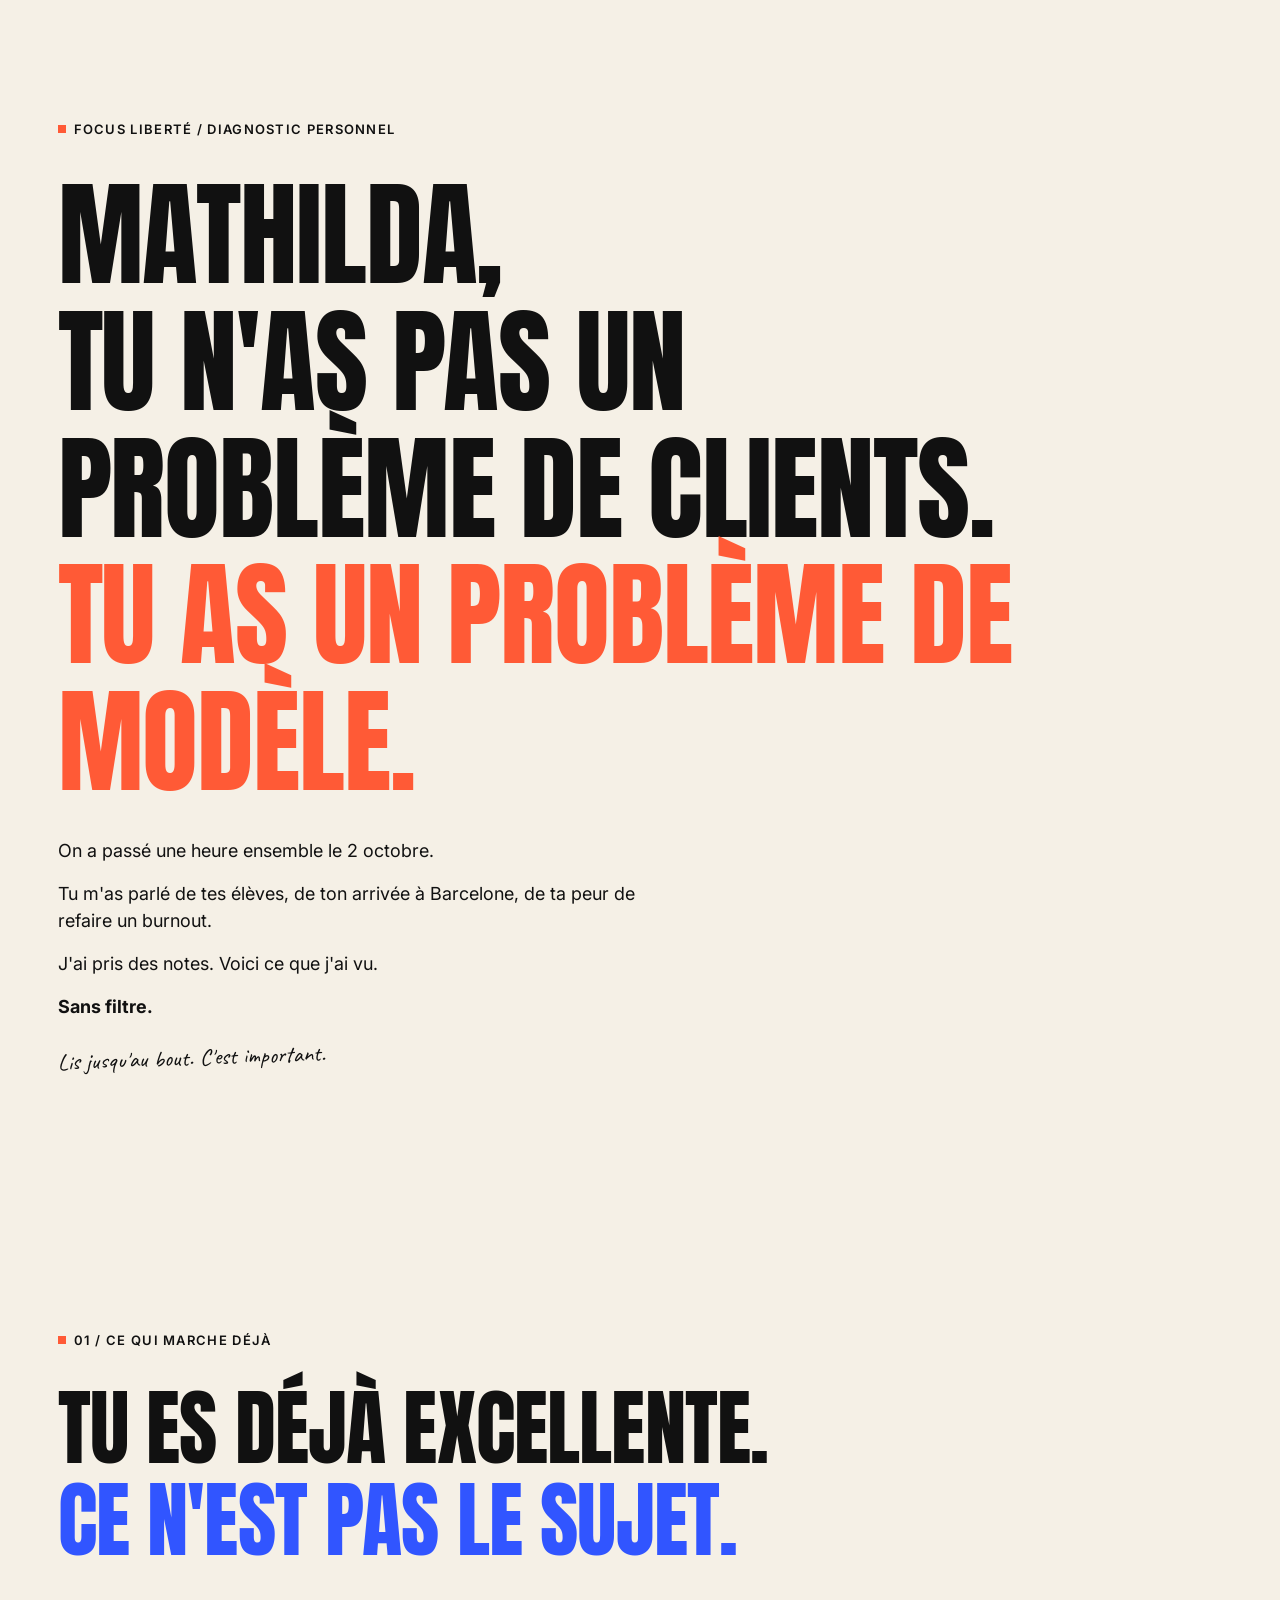
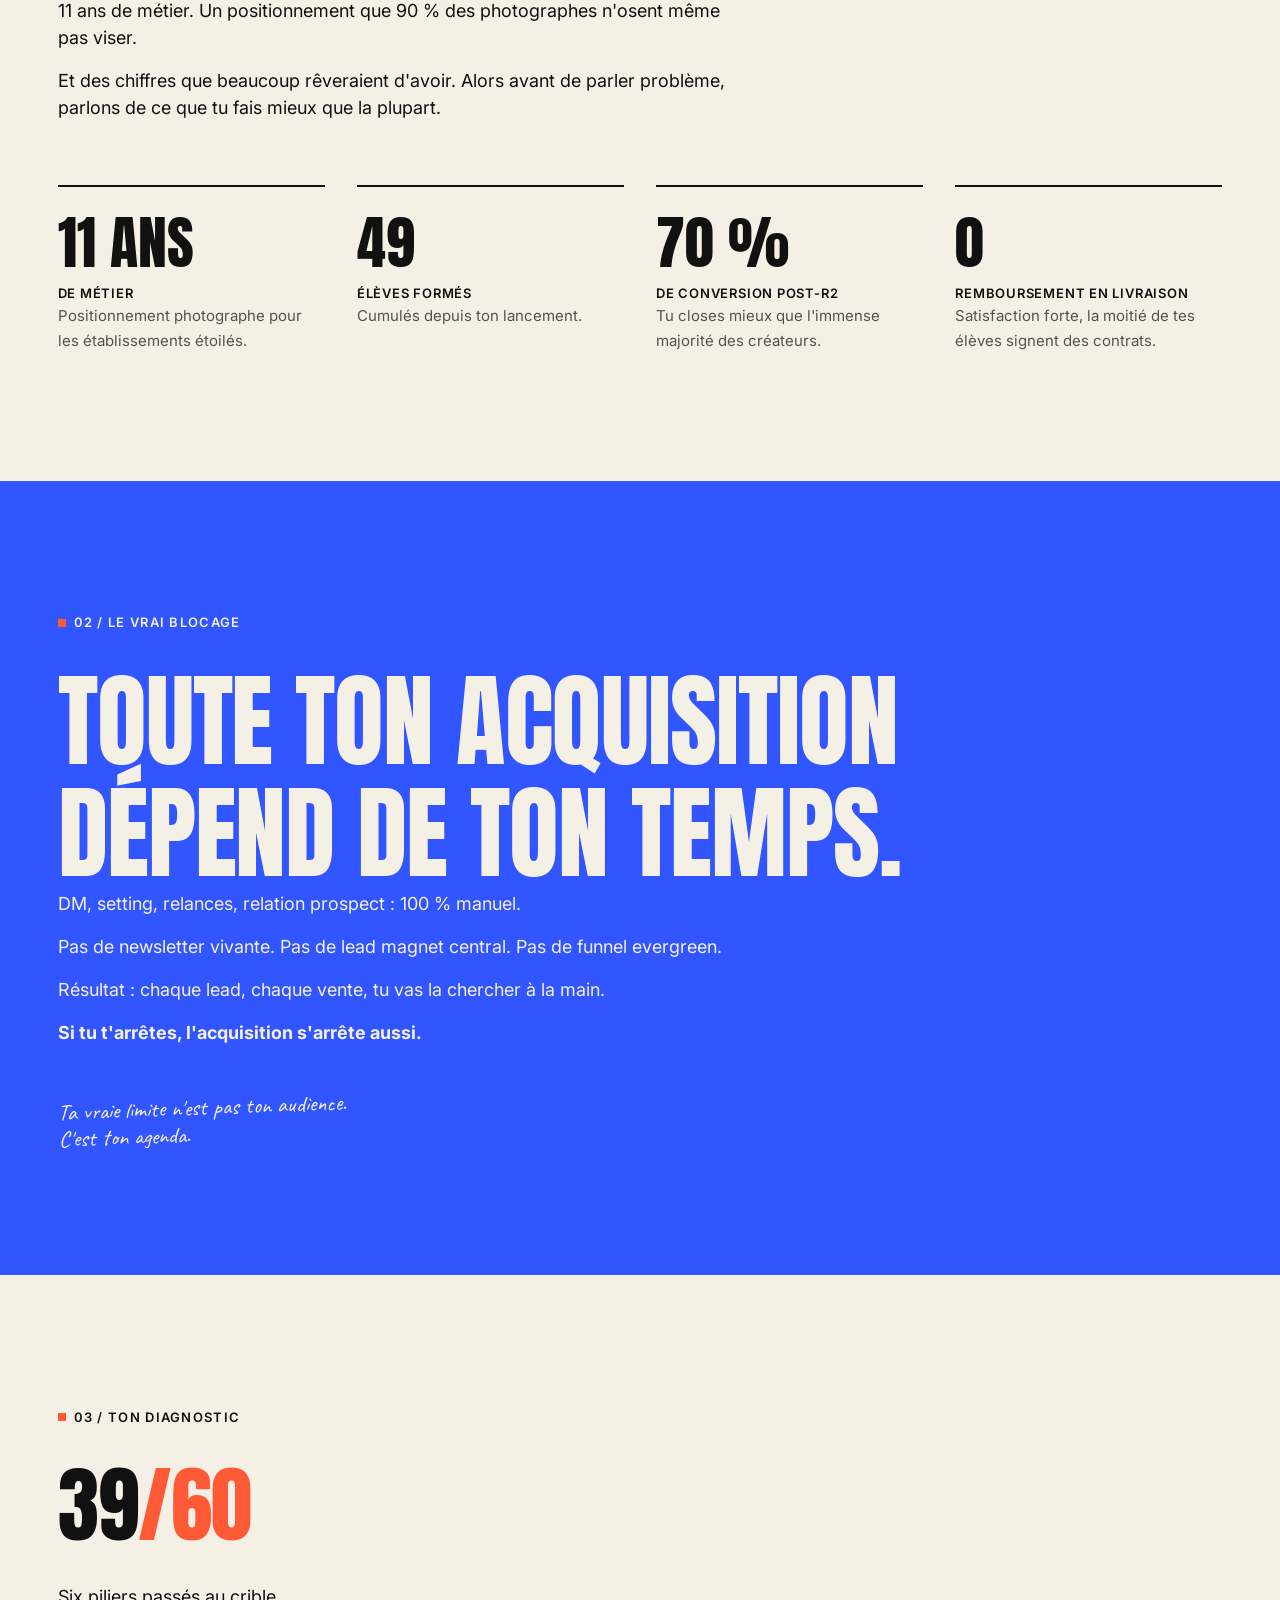
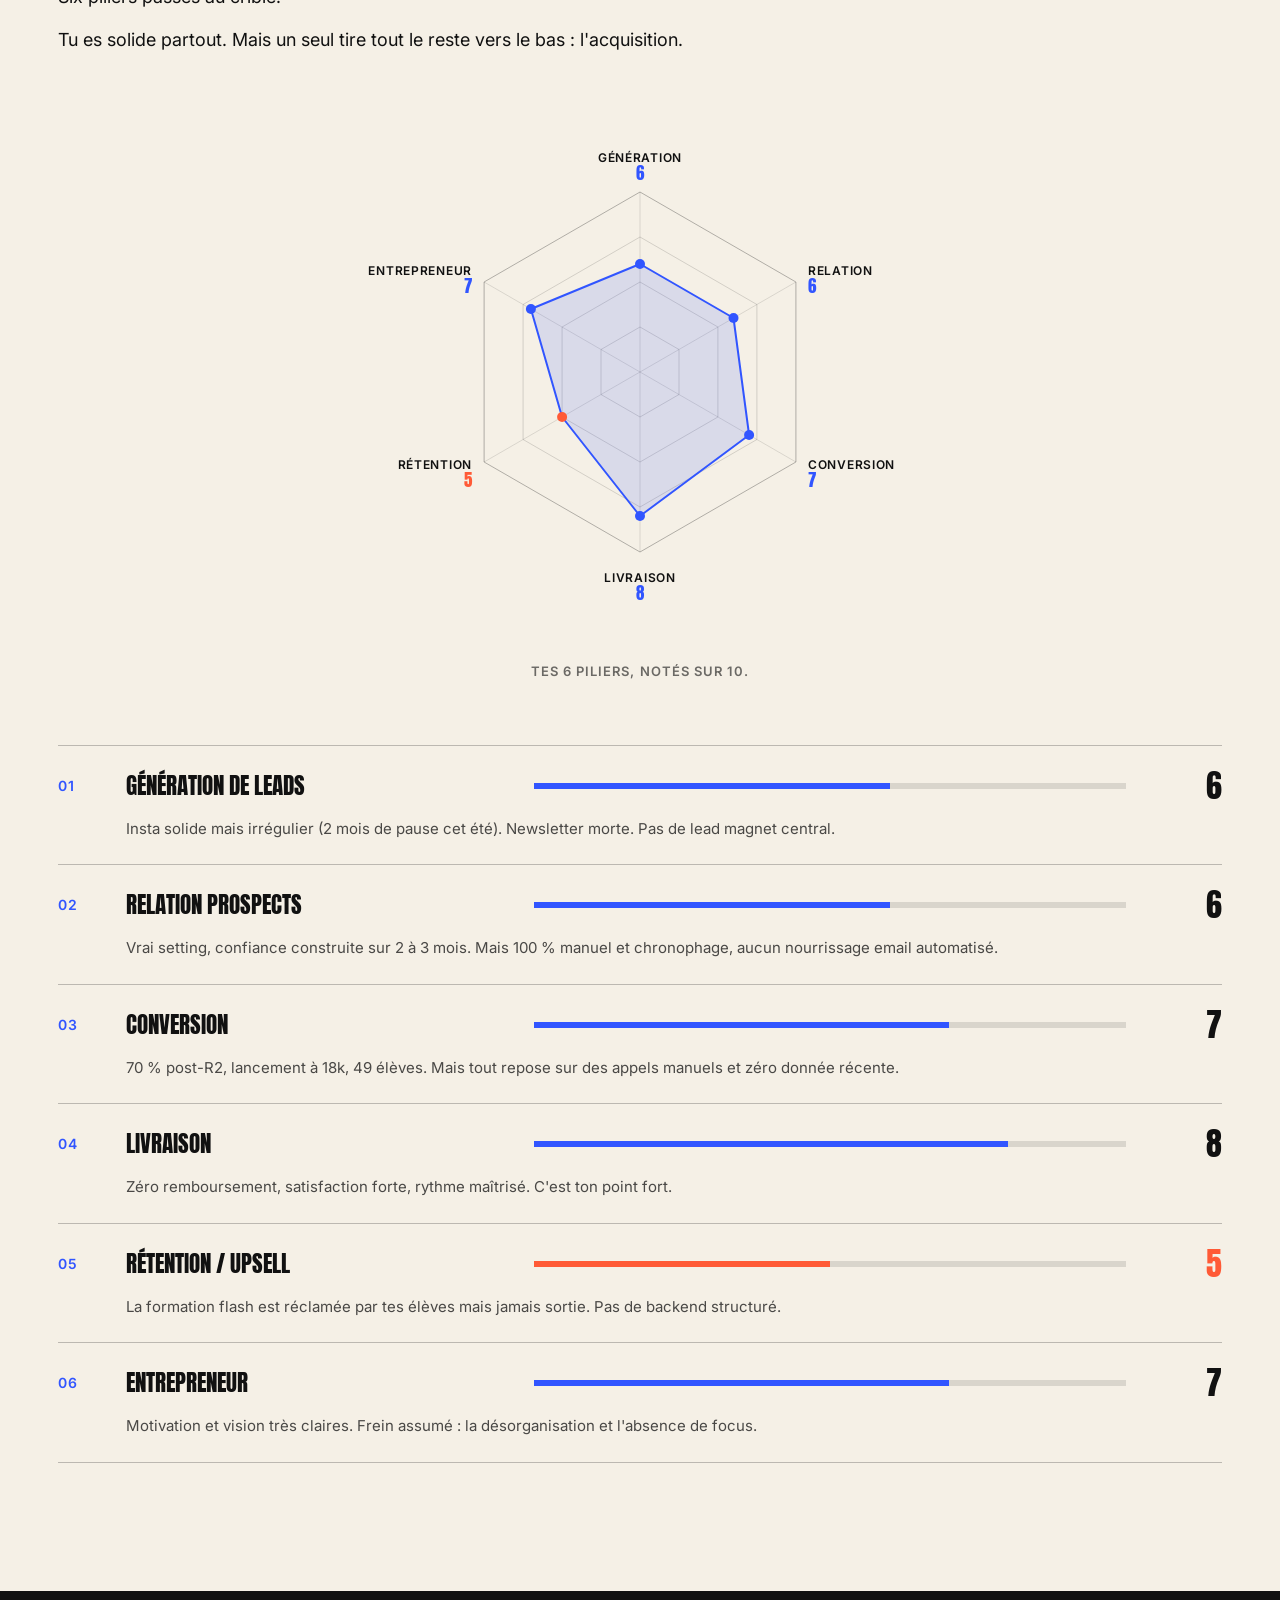
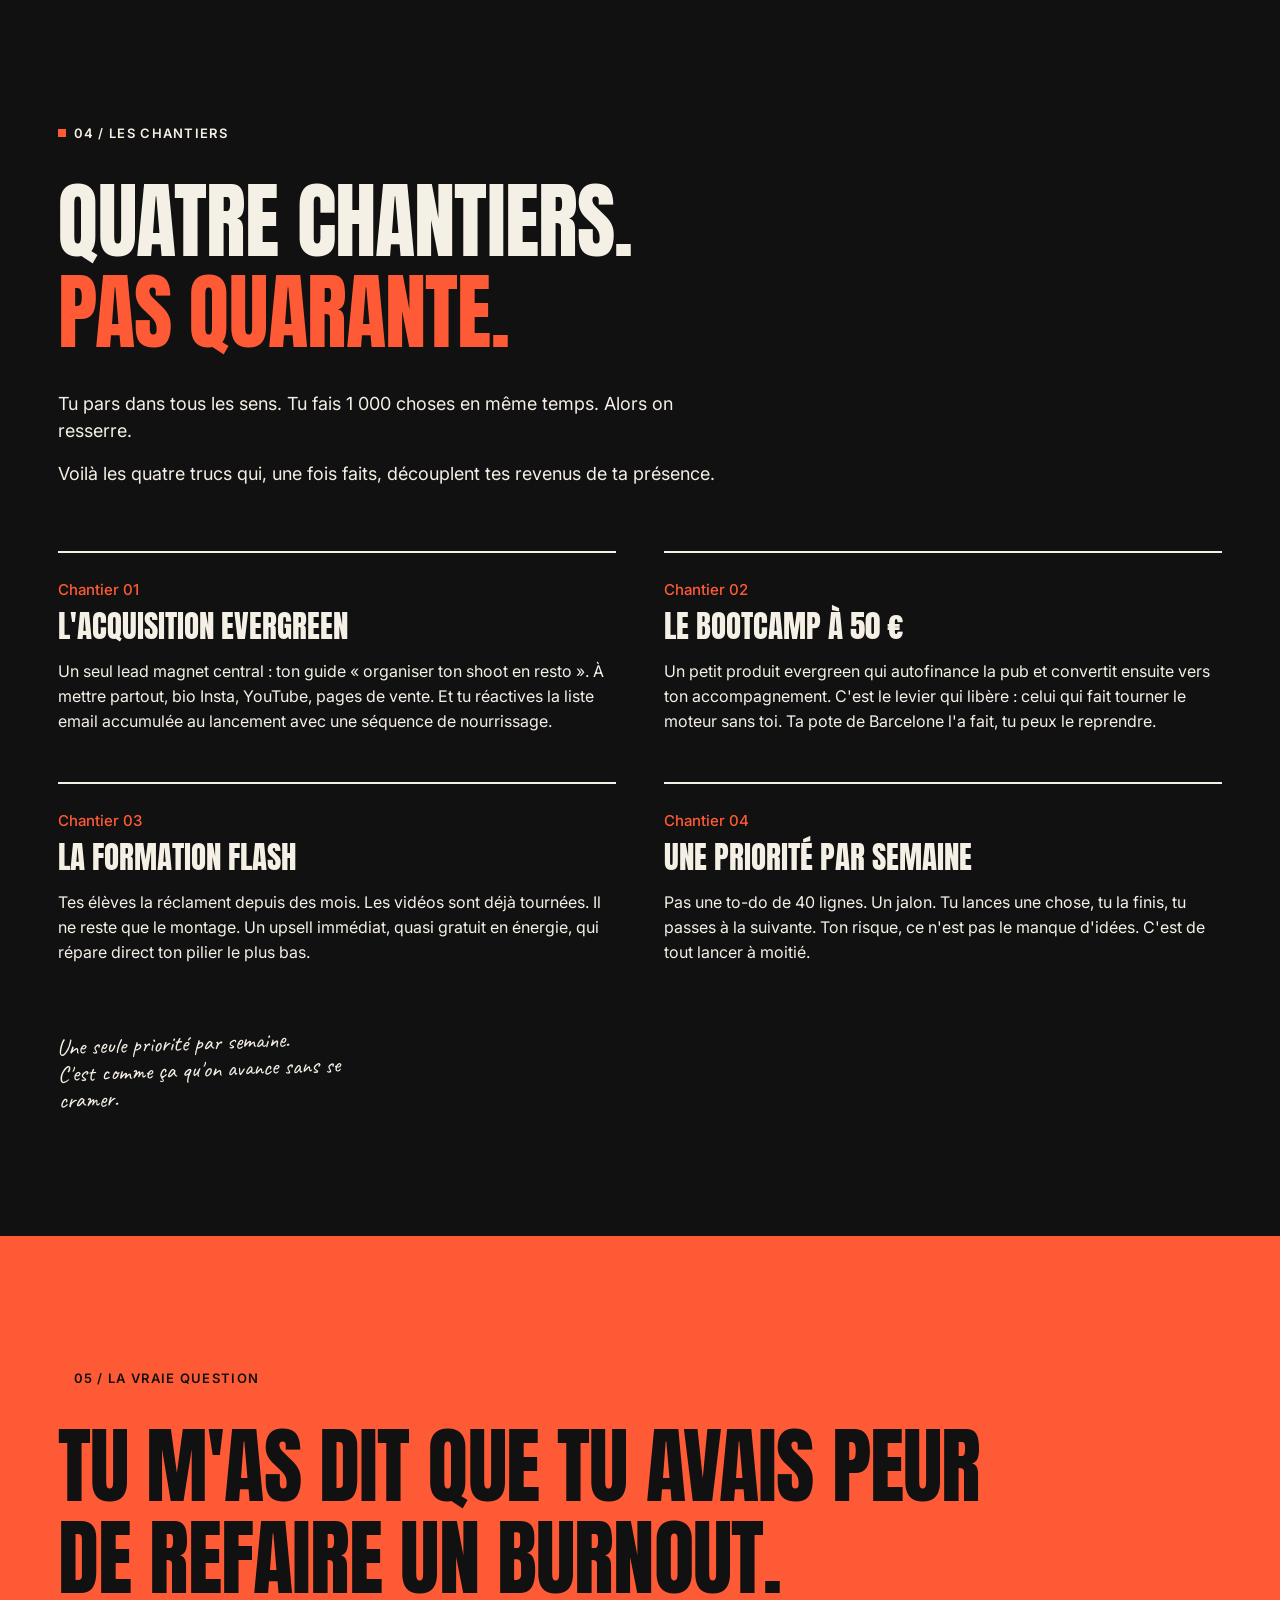
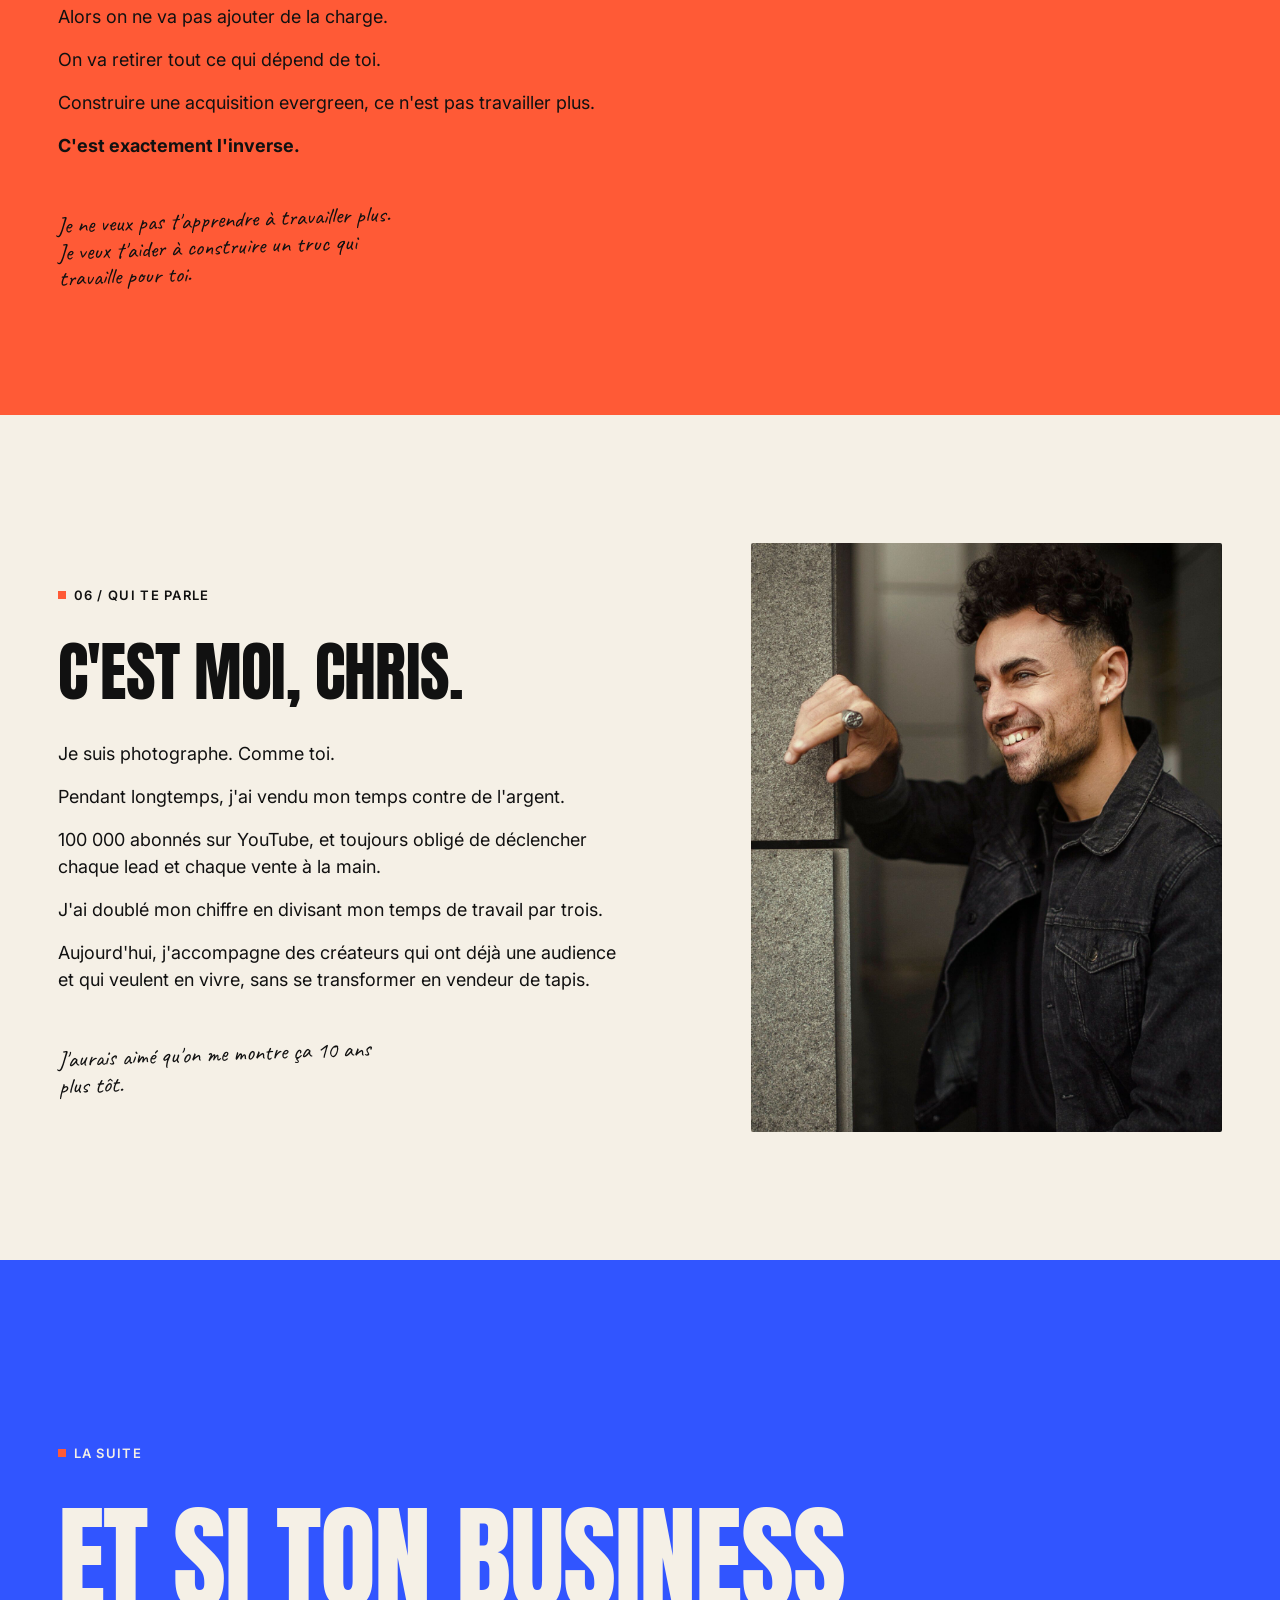
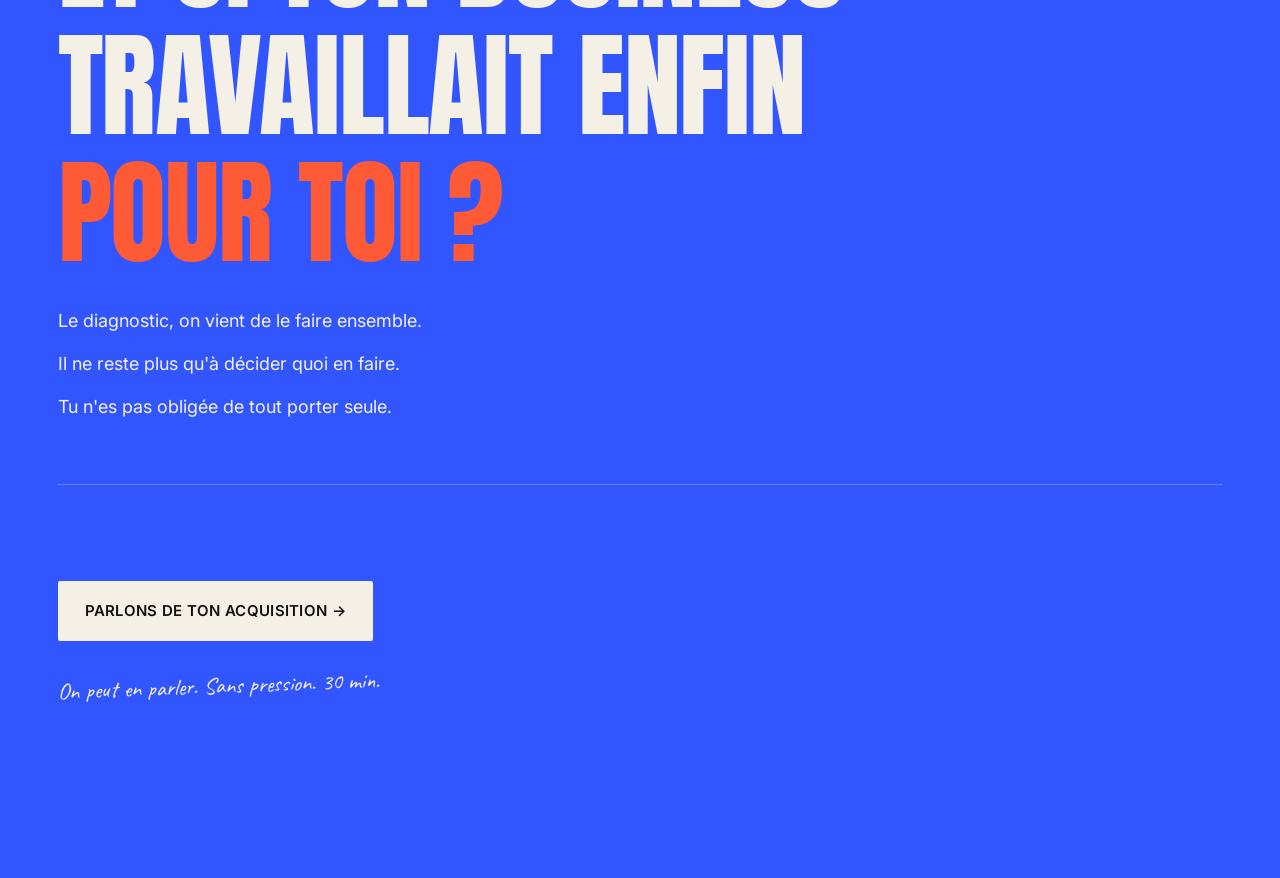
<file: diags/mathilda-a7f3.html>
<!DOCTYPE html>
<html lang="fr">
<head>
  <meta charset="UTF-8">
  <meta name="viewport" content="width=device-width, initial-scale=1.0">
  <meta name="robots" content="noindex, nofollow">
  <title>Mathilda, ton business doit travailler pour toi</title>
  <meta name="description" content="Le diagnostic personnalisé de ton business. Ce qui marche, ce qui bloque, et les 4 chantiers pour que ça tourne sans toi.">

  <!-- Signale que JS est actif : sans JS, le contenu reste lisible en statique -->
  <script>document.documentElement.classList.add('js');</script>

  <!-- Polices : Anton (titres), Inter (texte), Caveat (annotations) -->
  <link rel="preconnect" href="https://fonts.googleapis.com">
  <link rel="preconnect" href="https://fonts.gstatic.com" crossorigin>
  <link href="https://fonts.googleapis.com/css2?family=Anton&family=Caveat:wght@500;600&family=Inter:wght@400;500;600;700&display=swap" rel="stylesheet">

  <!-- Base : le design system Focus Liberté -->
  <link rel="stylesheet" href="../focus-liberte.css">
  <!-- Composants de la page diagnostic -->
  <link rel="stylesheet" href="diag.css">
</head>
<body>


  <!-- ============================================================
       01 — HERO
       ============================================================ -->
  <header class="section hero hero--text">
    <div class="container">

      <p class="label">Focus Liberté / Diagnostic personnel</p>

      <h1 class="display hero-title">
        Mathilda,<br>
        tu n'as pas un problème de clients.<br>
        <span class="txt-orange">Tu as un problème de modèle.</span>
      </h1>

      <div class="prose prose-stack body-lg hero-body">
        <p>On a passé une heure ensemble le 2 octobre.</p>
        <p>Tu m'as parlé de tes élèves, de ton arrivée à Barcelone, de ta peur de refaire un burnout.</p>
        <p>J'ai pris des notes. Voici ce que j'ai vu.</p>
        <p><strong>Sans filtre.</strong></p>
      </div>

      <p class="annotation annotation--tilt hero-annotation">Lis jusqu'au bout. C'est important.</p>

    </div>
  </header>


  <!-- ============================================================
       02 — CE QUI MARCHE DÉJÀ
       ============================================================ -->
  <section class="section">
    <div class="container">

      <div class="statement">
        <p class="label">01 / Ce qui marche déjà</p>

        <h2 class="display h1">
          Tu es déjà excellente.<br>
          <span class="txt-cobalt">Ce n'est pas le sujet.</span>
        </h2>

        <div class="prose prose-stack body-lg">
          <p>11 ans de métier. Un positionnement que 90 % des photographes n'osent même pas viser.</p>
          <p>Et des chiffres que beaucoup rêveraient d'avoir. Alors avant de parler problème, parlons de ce que tu fais mieux que la plupart.</p>
        </div>
      </div>

      <div class="proof-grid">
        <div class="proof">
          <span class="num">11 ans</span>
          <span class="proof-label">de métier</span>
          <span class="proof-desc">Positionnement photographe pour les établissements étoilés.</span>
        </div>
        <div class="proof">
          <span class="num">49</span>
          <span class="proof-label">élèves formés</span>
          <span class="proof-desc">Cumulés depuis ton lancement.</span>
        </div>
        <div class="proof">
          <span class="num">70 %</span>
          <span class="proof-label">de conversion post-R2</span>
          <span class="proof-desc">Tu closes mieux que l'immense majorité des créateurs.</span>
        </div>
        <div class="proof">
          <span class="num">0</span>
          <span class="proof-label">remboursement en livraison</span>
          <span class="proof-desc">Satisfaction forte, la moitié de tes élèves signent des contrats.</span>
        </div>
      </div>

    </div>
  </section>


  <!-- ============================================================
       03 — LE VRAI BLOCAGE (bloc cobalt)
       ============================================================ -->
  <section class="section section--cobalt">
    <div class="container">

      <p class="label">02 / Le vrai blocage</p>

      <h2 class="display xxl">
        Toute ton acquisition<br>
        dépend de ton temps.
      </h2>

      <div class="prose prose-stack body-lg">
        <p>DM, setting, relances, relation prospect : 100 % manuel.</p>
        <p>Pas de newsletter vivante. Pas de lead magnet central. Pas de funnel evergreen.</p>
        <p>Résultat : chaque lead, chaque vente, tu vas la chercher à la main.</p>
        <p><strong>Si tu t'arrêtes, l'acquisition s'arrête aussi.</strong></p>
      </div>

      <p class="annotation annotation--tilt" style="margin-top: var(--s5);">
        Ta vraie limite n'est pas ton audience.<br>
        C'est ton agenda.
      </p>

    </div>
  </section>


  <!-- ============================================================
       04 — TON DIAGNOSTIC
       ============================================================ -->
  <section class="section">
    <div class="container">

      <div class="statement">
        <p class="label">03 / Ton diagnostic</p>

        <h2 class="display h1">
          39<span class="txt-orange">/60</span>
        </h2>

        <div class="prose prose-stack body-lg">
          <p>Six piliers passés au crible.</p>
          <p>Tu es solide partout. Mais un seul tire tout le reste vers le bas : l'acquisition.</p>
        </div>
      </div>

      <!-- Config du radar : 6 piliers, notes /10. diag.js dessine l'étoile. -->
      <ul class="radar-config" hidden>
        <li data-label="Génération" data-score="6"></li>
        <li data-label="Relation" data-score="6"></li>
        <li data-label="Conversion" data-score="7"></li>
        <li data-label="Livraison" data-score="8"></li>
        <li data-label="Rétention" data-score="5"></li>
        <li data-label="Entrepreneur" data-score="7"></li>
      </ul>

      <div class="radar">
        <svg class="radar-svg" viewBox="0 0 640 520" role="img" aria-label="Diagramme en étoile des 6 piliers, notes sur 10">
          <g class="radar-grid-layer"></g>
          <g class="radar-data"></g>
        </svg>
        <p class="radar-caption">Tes 6 piliers, notés sur 10.</p>
      </div>

      <div class="pillars">
        <div class="pillar">
          <span class="p-num">01</span>
          <span class="p-name">Génération de leads</span>
          <span class="bar"><span style="--w: 60%;"></span></span>
          <span class="p-note">6</span>
          <span class="p-why">Insta solide mais irrégulier (2 mois de pause cet été). Newsletter morte. Pas de lead magnet central.</span>
        </div>

        <div class="pillar">
          <span class="p-num">02</span>
          <span class="p-name">Relation prospects</span>
          <span class="bar"><span style="--w: 60%;"></span></span>
          <span class="p-note">6</span>
          <span class="p-why">Vrai setting, confiance construite sur 2 à 3 mois. Mais 100 % manuel et chronophage, aucun nourrissage email automatisé.</span>
        </div>

        <div class="pillar">
          <span class="p-num">03</span>
          <span class="p-name">Conversion</span>
          <span class="bar"><span style="--w: 70%;"></span></span>
          <span class="p-note">7</span>
          <span class="p-why">70 % post-R2, lancement à 18k, 49 élèves. Mais tout repose sur des appels manuels et zéro donnée récente.</span>
        </div>

        <div class="pillar">
          <span class="p-num">04</span>
          <span class="p-name">Livraison</span>
          <span class="bar"><span style="--w: 80%;"></span></span>
          <span class="p-note">8</span>
          <span class="p-why">Zéro remboursement, satisfaction forte, rythme maîtrisé. C'est ton point fort.</span>
        </div>

        <div class="pillar pillar--low">
          <span class="p-num">05</span>
          <span class="p-name">Rétention / upsell</span>
          <span class="bar"><span style="--w: 50%;"></span></span>
          <span class="p-note">5</span>
          <span class="p-why">La formation flash est réclamée par tes élèves mais jamais sortie. Pas de backend structuré.</span>
        </div>

        <div class="pillar">
          <span class="p-num">06</span>
          <span class="p-name">Entrepreneur</span>
          <span class="bar"><span style="--w: 70%;"></span></span>
          <span class="p-note">7</span>
          <span class="p-why">Motivation et vision très claires. Frein assumé : la désorganisation et l'absence de focus.</span>
        </div>
      </div>

    </div>
  </section>


  <!-- ============================================================
       05 — LES CHANTIERS (section sombre)
       ============================================================ -->
  <section class="section section--noir">
    <div class="container">

      <div class="statement">
        <p class="label">04 / Les chantiers</p>

        <h2 class="display h1">
          Quatre chantiers.<br>
          <span class="txt-orange">Pas quarante.</span>
        </h2>

        <div class="prose prose-stack body-lg">
          <p>Tu pars dans tous les sens. Tu fais 1 000 choses en même temps. Alors on resserre.</p>
          <p>Voilà les quatre trucs qui, une fois faits, découplent tes revenus de ta présence.</p>
        </div>
      </div>

      <div class="cards cards--2">
        <article class="card">
          <span class="num">Chantier 01</span>
          <h3 class="title">L'acquisition evergreen</h3>
          <p>Un seul lead magnet central : ton guide « organiser ton shoot en resto ». À mettre partout, bio Insta, YouTube, pages de vente. Et tu réactives la liste email accumulée au lancement avec une séquence de nourrissage.</p>
        </article>

        <article class="card">
          <span class="num">Chantier 02</span>
          <h3 class="title">Le bootcamp à 50 €</h3>
          <p>Un petit produit evergreen qui autofinance la pub et convertit ensuite vers ton accompagnement. C'est le levier qui libère : celui qui fait tourner le moteur sans toi. Ta pote de Barcelone l'a fait, tu peux le reprendre.</p>
        </article>

        <article class="card">
          <span class="num">Chantier 03</span>
          <h3 class="title">La formation flash</h3>
          <p>Tes élèves la réclament depuis des mois. Les vidéos sont déjà tournées. Il ne reste que le montage. Un upsell immédiat, quasi gratuit en énergie, qui répare direct ton pilier le plus bas.</p>
        </article>

        <article class="card">
          <span class="num">Chantier 04</span>
          <h3 class="title">Une priorité par semaine</h3>
          <p>Pas une to-do de 40 lignes. Un jalon. Tu lances une chose, tu la finis, tu passes à la suivante. Ton risque, ce n'est pas le manque d'idées. C'est de tout lancer à moitié.</p>
        </article>
      </div>

      <p class="annotation annotation--tilt" style="margin-top: var(--s6);">
        Une seule priorité par semaine.<br>
        C'est comme ça qu'on avance sans se cramer.
      </p>

    </div>
  </section>


  <!-- ============================================================
       06 — LA VRAIE QUESTION (bloc orange)
       ============================================================ -->
  <section class="section section--orange">
    <div class="container">

      <p class="label">05 / La vraie question</p>

      <h2 class="display h1">
        Tu m'as dit que tu avais peur<br>
        de refaire un burnout.
      </h2>

      <div class="prose prose-stack body-lg">
        <p>Alors on ne va pas ajouter de la charge.</p>
        <p>On va retirer tout ce qui dépend de toi.</p>
        <p>Construire une acquisition evergreen, ce n'est pas travailler plus.</p>
        <p><strong>C'est exactement l'inverse.</strong></p>
      </div>

      <p class="annotation annotation--tilt" style="margin-top: var(--s5);">
        Je ne veux pas t'apprendre à travailler plus.<br>
        Je veux t'aider à construire un truc qui travaille pour toi.
      </p>

    </div>
  </section>


  <!-- ============================================================
       07 — CHRIS
       ============================================================ -->
  <section class="section preuve">
    <div class="container grid">

      <div class="preuve-copy">
        <p class="label">06 / Qui te parle</p>

        <h2 class="display h2">C'est moi, Chris.</h2>

        <div class="prose prose-stack body-lg" style="margin-top: var(--s4);">
          <p>Je suis photographe. Comme toi.</p>
          <p>Pendant longtemps, j'ai vendu mon temps contre de l'argent.</p>
          <p>100 000 abonnés sur YouTube, et toujours obligé de déclencher chaque lead et chaque vente à la main.</p>
          <p>J'ai doublé mon chiffre en divisant mon temps de travail par trois.</p>
          <p>Aujourd'hui, j'accompagne des créateurs qui ont déjà une audience et qui veulent en vivre, sans se transformer en vendeur de tapis.</p>
        </div>

        <p class="annotation annotation--tilt" style="margin-top: var(--s5);">
          J'aurais aimé qu'on me montre ça 10 ans plus tôt.
        </p>
      </div>

      <div class="preuve-photo-wrap">
        <img class="preuve-photo" src="../PhotoProfilSomPicture.jpg" alt="Portrait de Chris">
      </div>

    </div>
  </section>


  <!-- ============================================================
       08 — FINAL CTA (bloc cobalt)
       ============================================================ -->
  <section class="section section--air section--cobalt final">
    <div class="container">

      <p class="label">La suite</p>

      <h2 class="display hero-title">
        Et si ton business travaillait enfin<br>
        <span class="txt-orange">pour toi ?</span>
      </h2>

      <div class="prose prose-stack body-lg">
        <p>Le diagnostic, on vient de le faire ensemble.</p>
        <p>Il ne reste plus qu'à décider quoi en faire.</p>
        <p>Tu n'es pas obligée de tout porter seule.</p>
      </div>

      <div class="final-statement">
        <a class="btn btn--primary" href="https://calendly.com/sompicture/appel-decouverte-1" target="_blank" rel="noopener">Parlons de ton acquisition &rarr;</a>

        <p class="annotation annotation--tilt">On peut en parler. Sans pression. 30 min.</p>
      </div>

    </div>
  </section>


  <!-- Moteur : radar + animations -->
  <script src="diag.js" defer></script>

</body>
</html>
</file>
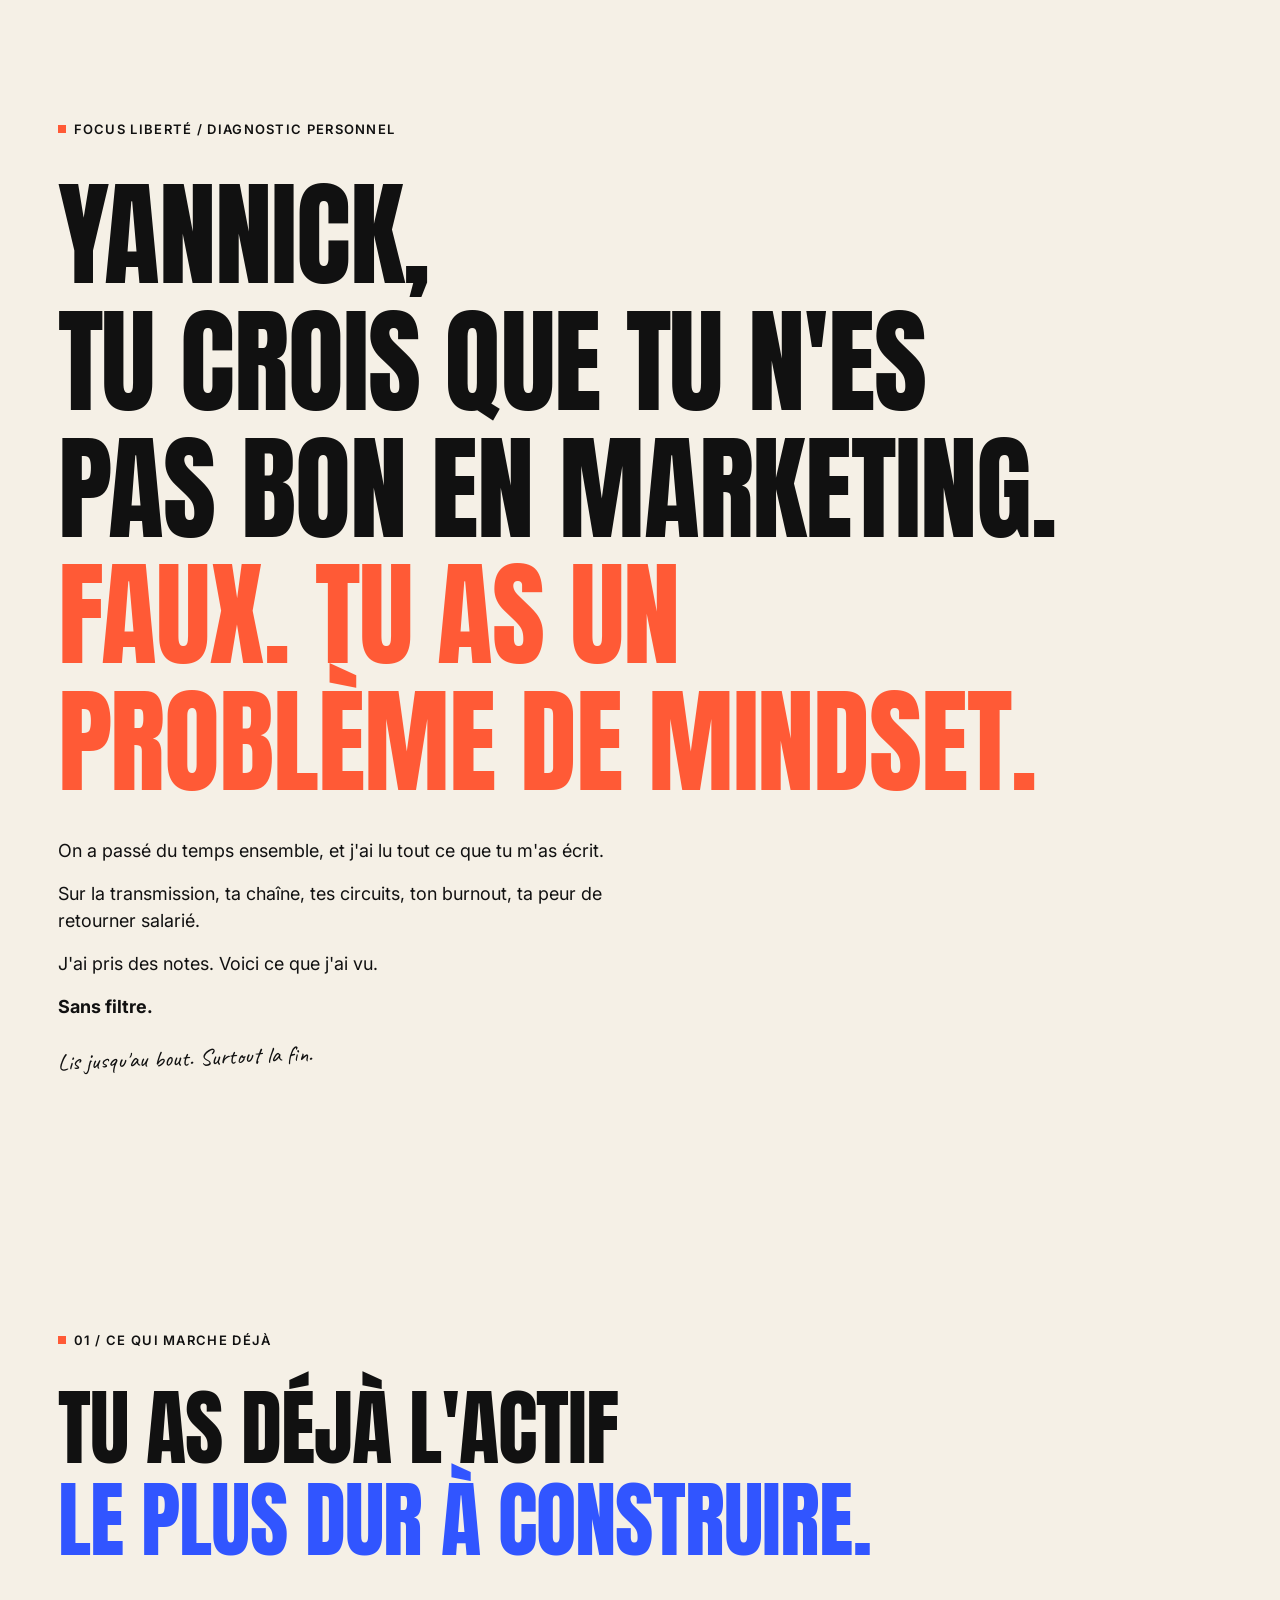
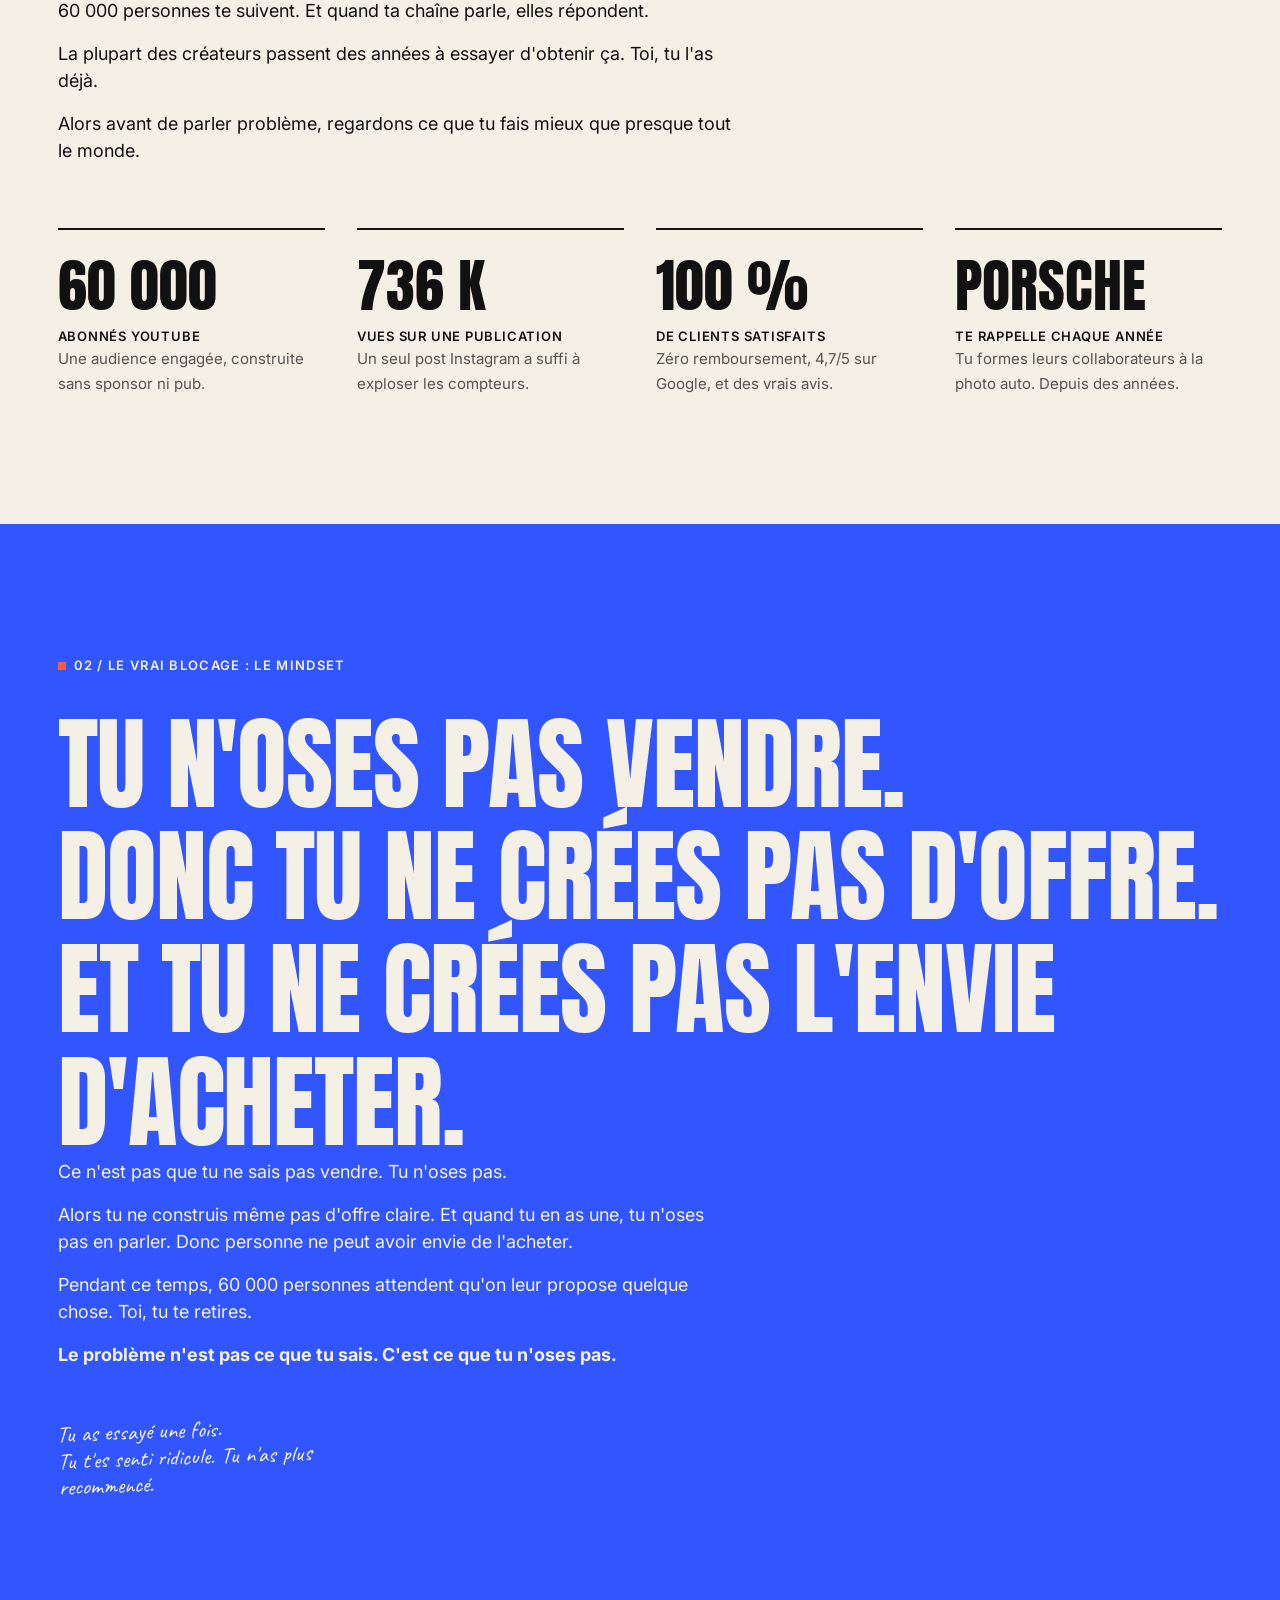
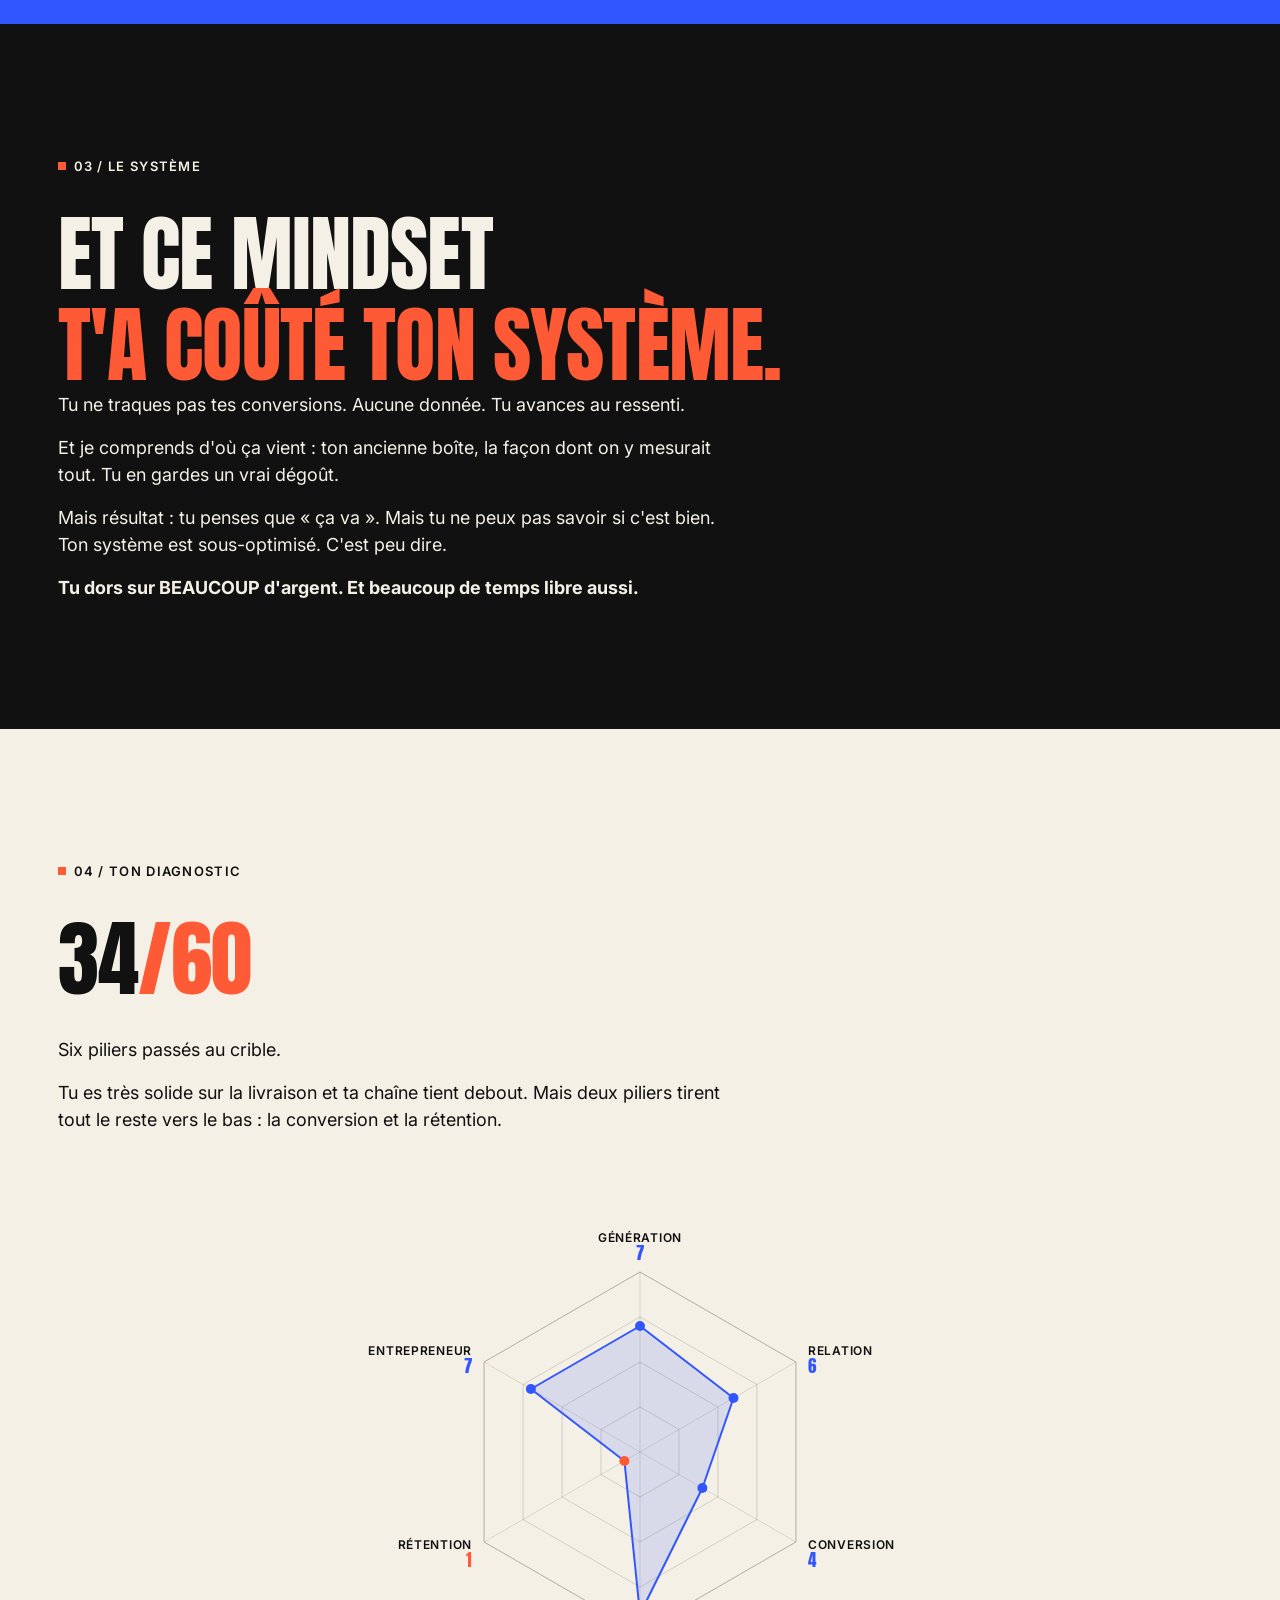
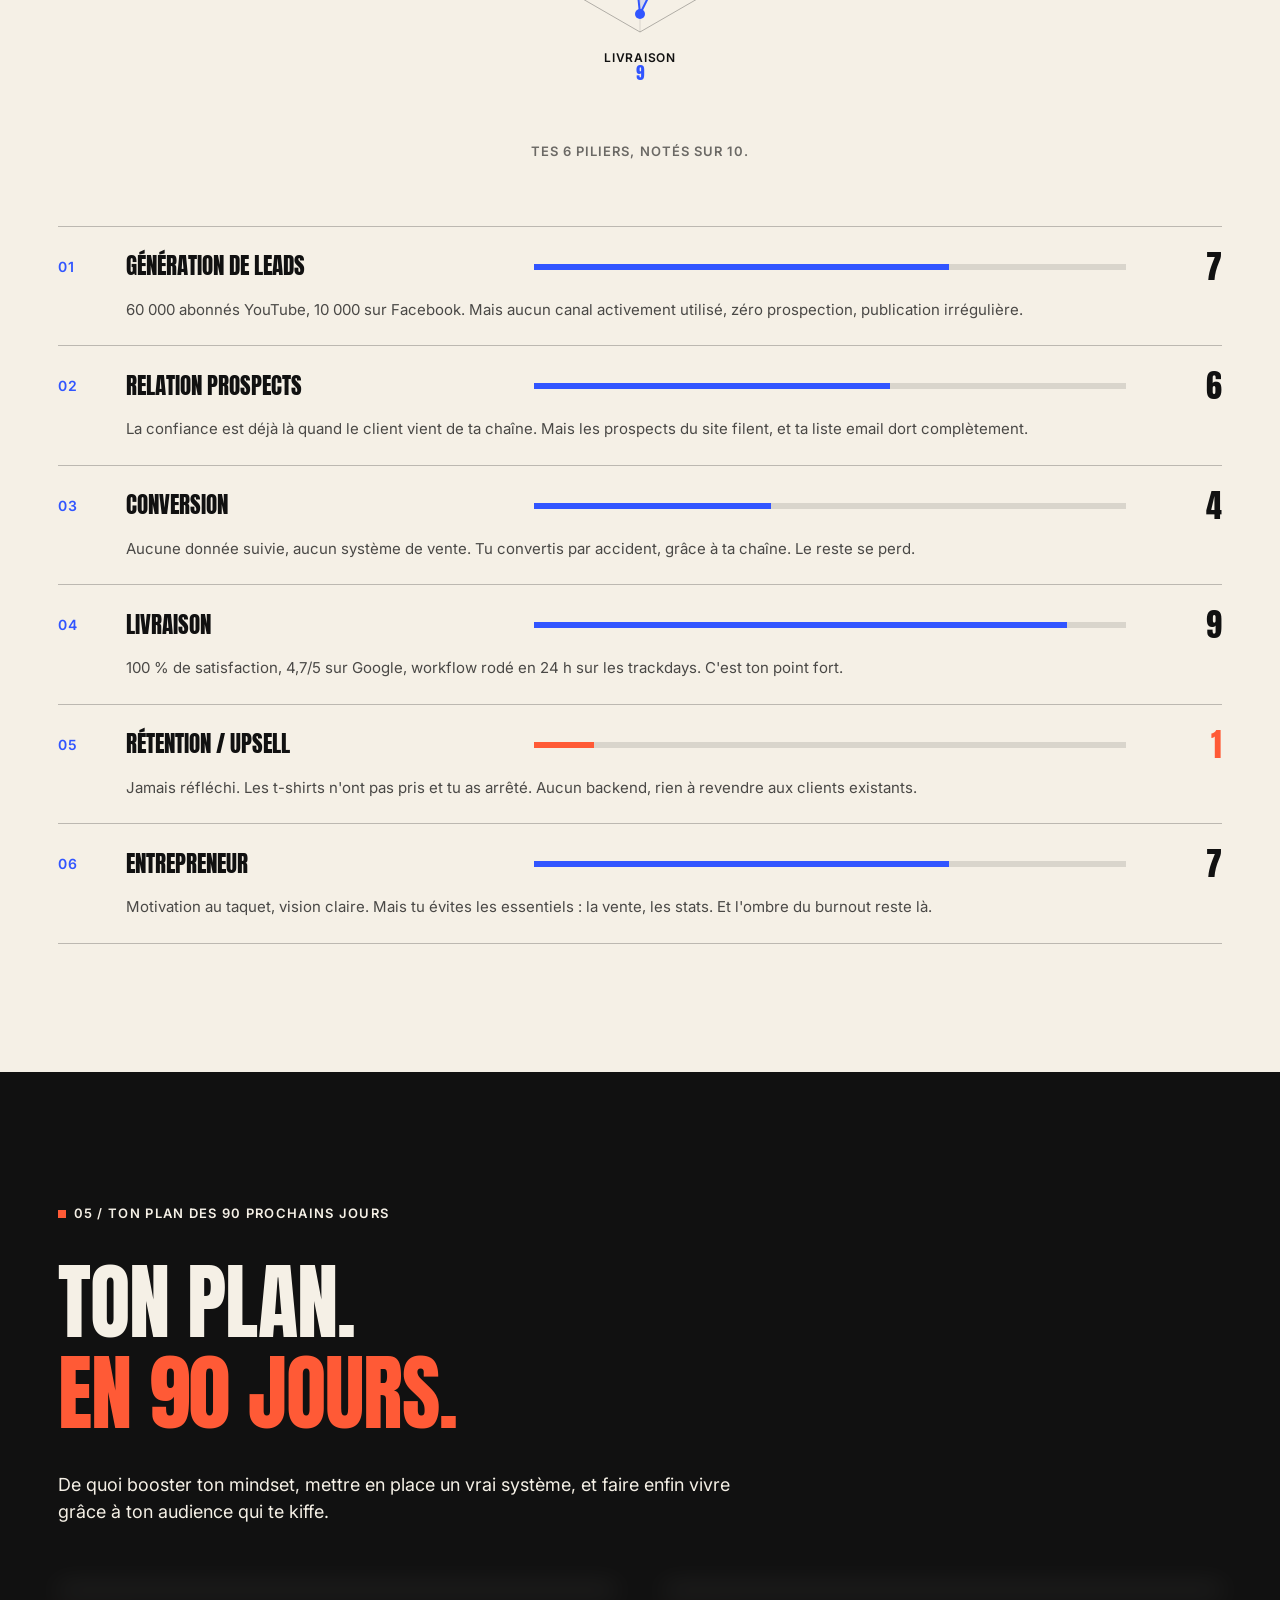
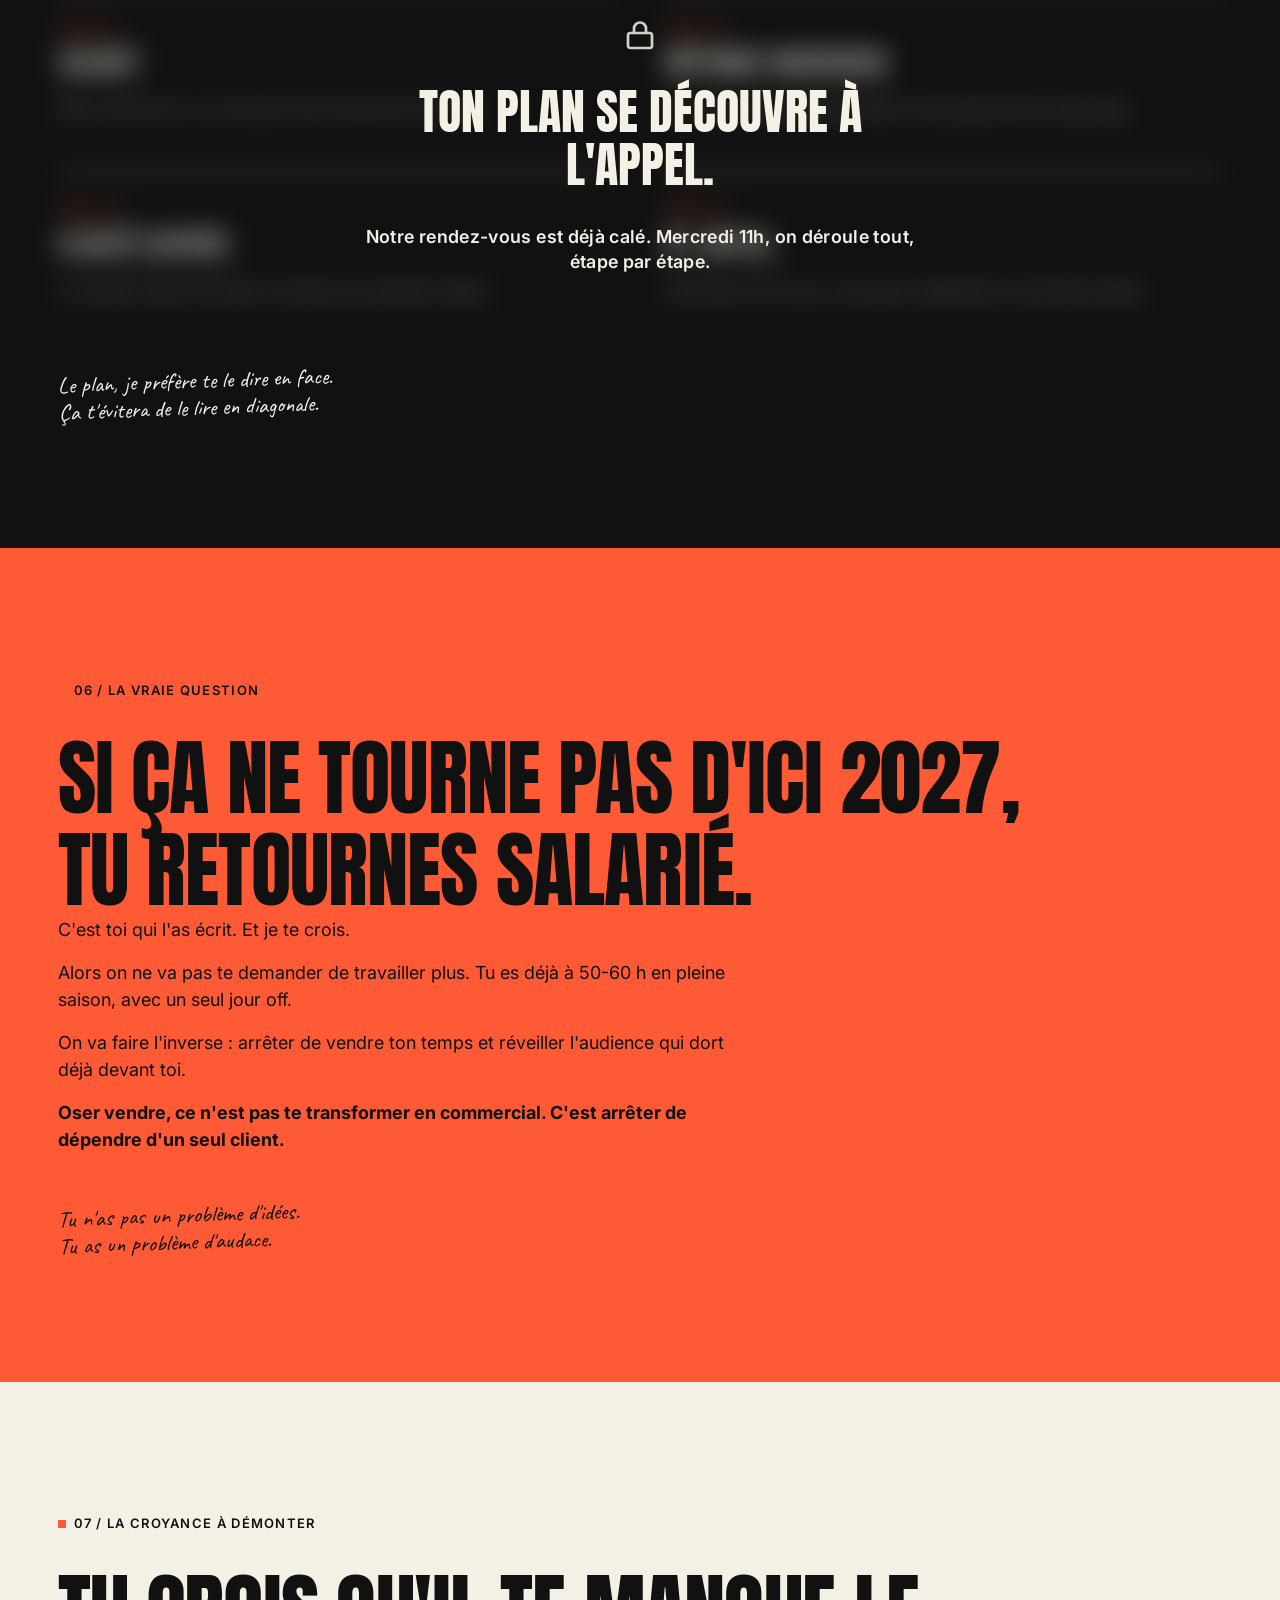
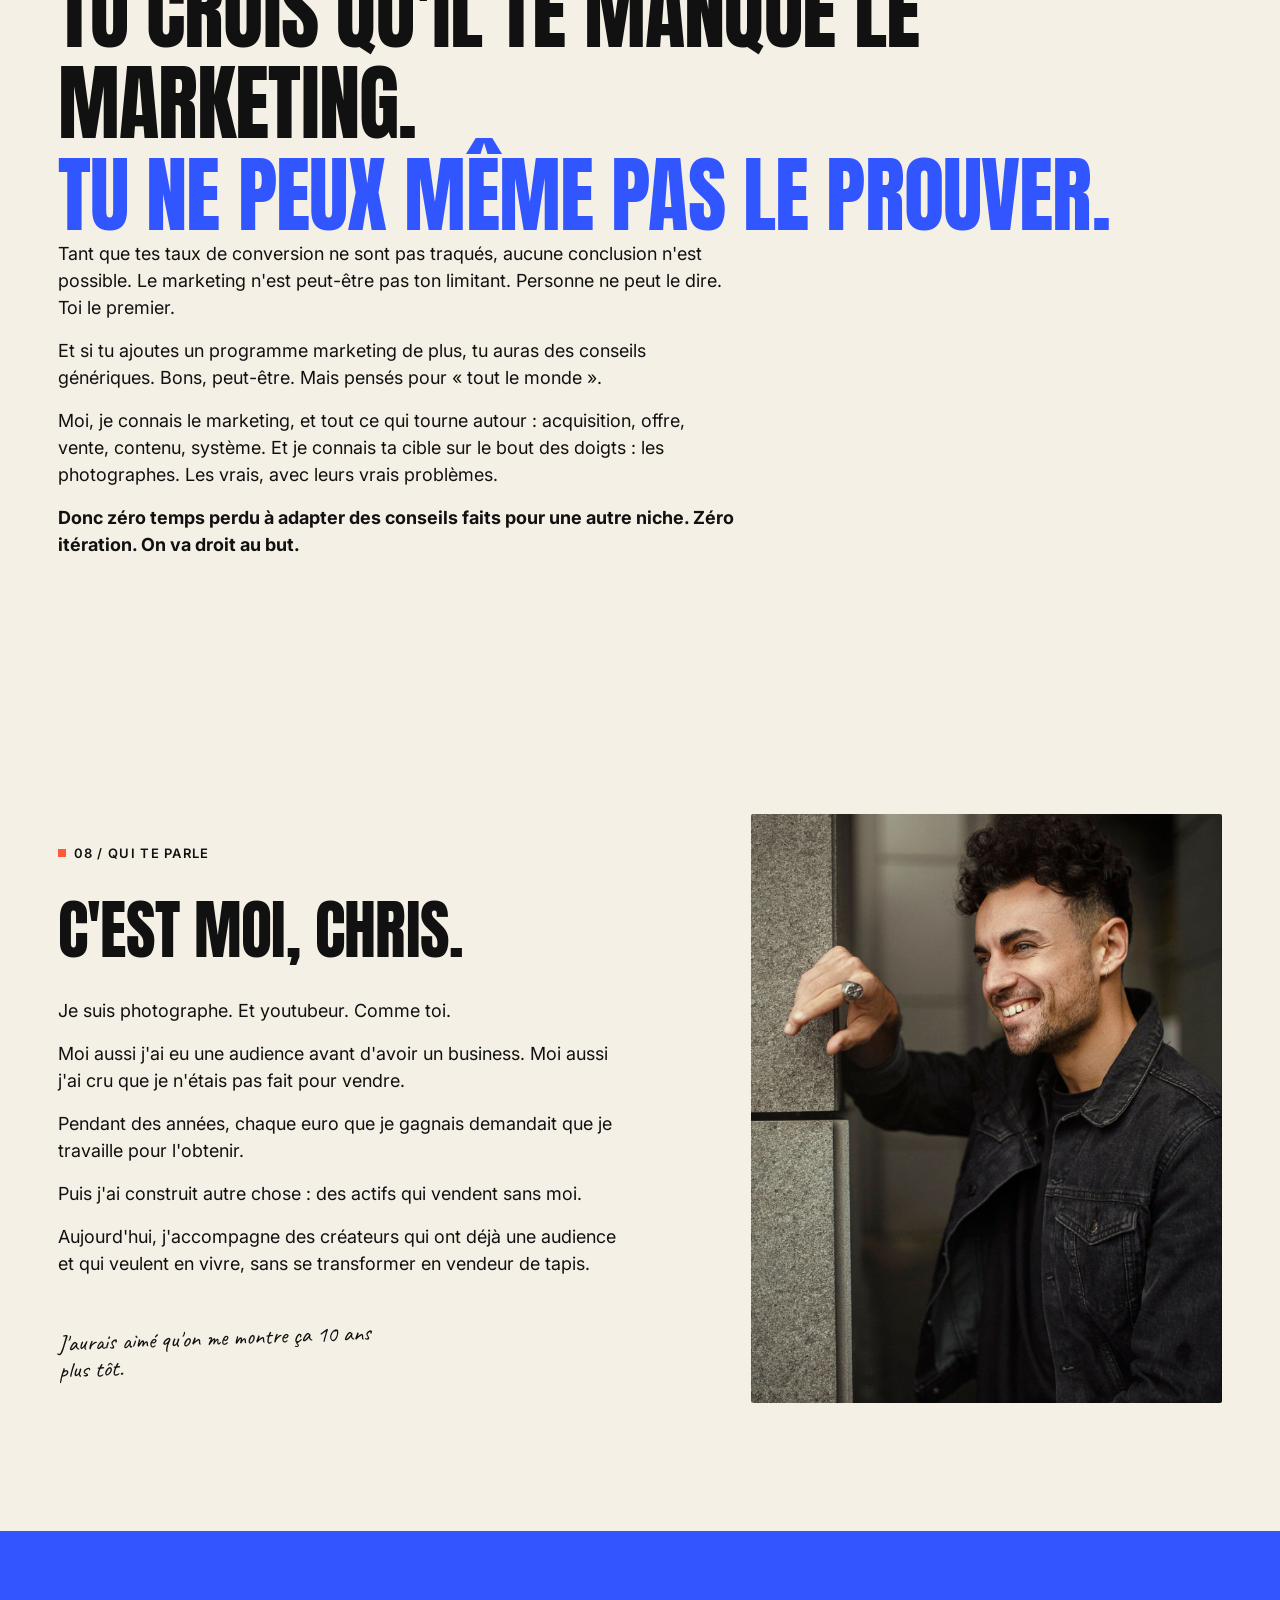
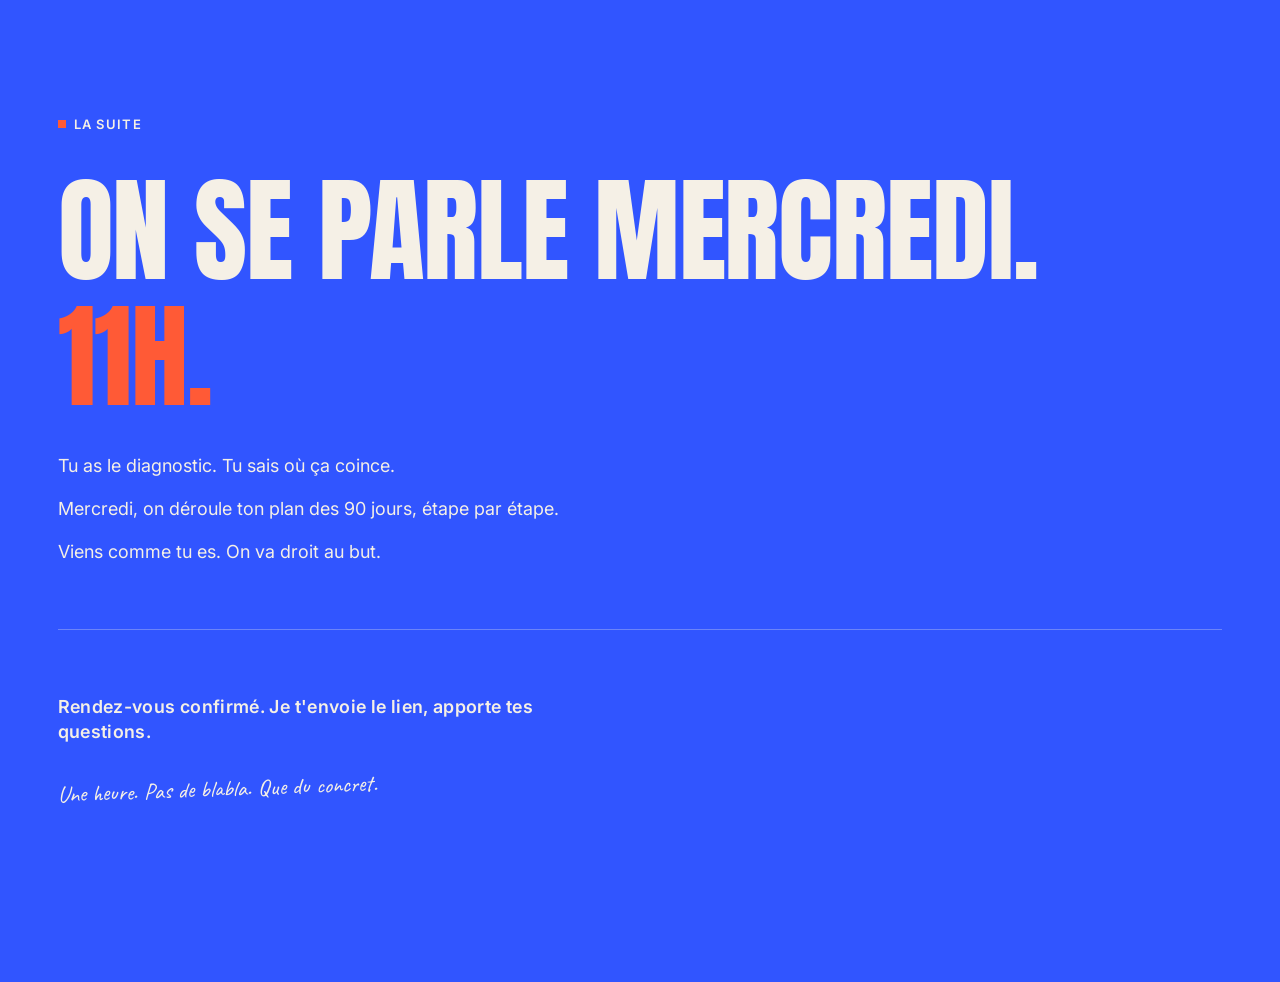
<file: diags/yannick-1842.html>
<!DOCTYPE html>
<html lang="fr">
<head>
  <meta charset="UTF-8">
  <meta name="viewport" content="width=device-width, initial-scale=1.0">
  <meta name="robots" content="noindex, nofollow">
  <title>Yannick, tu as un problème de mindset</title>
  <meta name="description" content="Le diagnostic personnalisé de ton business. Ce qui marche, ce qui bloque, et le plan des 90 prochains jours pour que ton audience travaille enfin pour toi.">

  <!-- Signale que JS est actif : sans JS, le contenu reste lisible en statique -->
  <script>document.documentElement.classList.add('js');</script>

  <!-- Polices : Anton (titres), Inter (texte), Caveat (annotations) -->
  <link rel="preconnect" href="https://fonts.googleapis.com">
  <link rel="preconnect" href="https://fonts.gstatic.com" crossorigin>
  <link href="https://fonts.googleapis.com/css2?family=Anton&family=Caveat:wght@500;600&family=Inter:wght@400;500;600;700&display=swap" rel="stylesheet">

  <!-- Base : le design system Focus Liberté -->
  <link rel="stylesheet" href="../focus-liberte.css">
  <!-- Composants de la page diagnostic -->
  <link rel="stylesheet" href="diag.css">
</head>
<body>


  <!-- ============================================================
       01 — HERO
       ============================================================ -->
  <header class="section hero hero--text">
    <div class="container">

      <p class="label">Focus Liberté / Diagnostic personnel</p>

      <h1 class="display hero-title">
        Yannick,<br>
        tu crois que tu n'es pas bon en marketing.<br>
        <span class="txt-orange">Faux. Tu as un problème de mindset.</span>
      </h1>

      <div class="prose prose-stack body-lg hero-body">
        <p>On a passé du temps ensemble, et j'ai lu tout ce que tu m'as écrit.</p>
        <p>Sur la transmission, ta chaîne, tes circuits, ton burnout, ta peur de retourner salarié.</p>
        <p>J'ai pris des notes. Voici ce que j'ai vu.</p>
        <p><strong>Sans filtre.</strong></p>
      </div>

      <p class="annotation annotation--tilt hero-annotation">Lis jusqu'au bout. Surtout la fin.</p>

    </div>
  </header>


  <!-- ============================================================
       02 — CE QUI MARCHE DÉJÀ
       ============================================================ -->
  <section class="section">
    <div class="container">

      <div class="statement">
        <p class="label">01 / Ce qui marche déjà</p>

        <h2 class="display h1">
          Tu as déjà l'actif<br>
          <span class="txt-cobalt">le plus dur à construire.</span>
        </h2>

        <div class="prose prose-stack body-lg">
          <p>60 000 personnes te suivent. Et quand ta chaîne parle, elles répondent.</p>
          <p>La plupart des créateurs passent des années à essayer d'obtenir ça. Toi, tu l'as déjà.</p>
          <p>Alors avant de parler problème, regardons ce que tu fais mieux que presque tout le monde.</p>
        </div>
      </div>

      <div class="proof-grid">
        <div class="proof">
          <span class="num">60 000</span>
          <span class="proof-label">abonnés YouTube</span>
          <span class="proof-desc">Une audience engagée, construite sans sponsor ni pub.</span>
        </div>
        <div class="proof">
          <span class="num">736 K</span>
          <span class="proof-label">vues sur une publication</span>
          <span class="proof-desc">Un seul post Instagram a suffi à exploser les compteurs.</span>
        </div>
        <div class="proof">
          <span class="num">100 %</span>
          <span class="proof-label">de clients satisfaits</span>
          <span class="proof-desc">Zéro remboursement, 4,7/5 sur Google, et des vrais avis.</span>
        </div>
        <div class="proof">
          <span class="num">Porsche</span>
          <span class="proof-label">te rappelle chaque année</span>
          <span class="proof-desc">Tu formes leurs collaborateurs à la photo auto. Depuis des années.</span>
        </div>
      </div>

    </div>
  </section>


  <!-- ============================================================
       03 — LE VRAI BLOCAGE : LE MINDSET (bloc cobalt)
       ============================================================ -->
  <section class="section section--cobalt">
    <div class="container">

      <p class="label">02 / Le vrai blocage : le mindset</p>

      <h2 class="display xxl">
        Tu n'oses pas vendre.<br>
        Donc tu ne crées pas d'offre.<br>
        Et tu ne crées pas l'envie d'acheter.
      </h2>

      <div class="prose prose-stack body-lg">
        <p>Ce n'est pas que tu ne sais pas vendre. Tu n'oses pas.</p>
        <p>Alors tu ne construis même pas d'offre claire. Et quand tu en as une, tu n'oses pas en parler. Donc personne ne peut avoir envie de l'acheter.</p>
        <p>Pendant ce temps, 60 000 personnes attendent qu'on leur propose quelque chose. Toi, tu te retires.</p>
        <p><strong>Le problème n'est pas ce que tu sais. C'est ce que tu n'oses pas.</strong></p>
      </div>

      <p class="annotation annotation--tilt" style="margin-top: var(--s5);">
        Tu as essayé une fois.<br>
        Tu t'es senti ridicule. Tu n'as plus recommencé.
      </p>

    </div>
  </section>


  <!-- ============================================================
       03 (suite) — LE SYSTÈME (section sombre)
       ============================================================ -->
  <section class="section section--noir">
    <div class="container">

      <p class="label">03 / Le système</p>

      <h2 class="display h1">
        Et ce mindset<br>
        <span class="txt-orange">t'a coûté ton système.</span>
      </h2>

      <div class="prose prose-stack body-lg">
        <p>Tu ne traques pas tes conversions. Aucune donnée. Tu avances au ressenti.</p>
        <p>Et je comprends d'où ça vient : ton ancienne boîte, la façon dont on y mesurait tout. Tu en gardes un vrai dégoût.</p>
        <p>Mais résultat : tu penses que « ça va ». Mais tu ne peux pas savoir si c'est bien. Ton système est sous-optimisé. C'est peu dire.</p>
        <p><strong>Tu dors sur BEAUCOUP d'argent. Et beaucoup de temps libre aussi.</strong></p>
      </div>

    </div>
  </section>


  <!-- ============================================================
       04 — TON DIAGNOSTIC
       ============================================================ -->
  <section class="section">
    <div class="container">

      <div class="statement">
        <p class="label">04 / Ton diagnostic</p>

        <h2 class="display h1">
          34<span class="txt-orange">/60</span>
        </h2>

        <div class="prose prose-stack body-lg">
          <p>Six piliers passés au crible.</p>
          <p>Tu es très solide sur la livraison et ta chaîne tient debout. Mais deux piliers tirent tout le reste vers le bas : la conversion et la rétention.</p>
        </div>
      </div>

      <!-- Config du radar : 6 piliers, notes /10. diag.js dessine l'étoile. -->
      <ul class="radar-config" hidden>
        <li data-label="Génération" data-score="7"></li>
        <li data-label="Relation" data-score="6"></li>
        <li data-label="Conversion" data-score="4"></li>
        <li data-label="Livraison" data-score="9"></li>
        <li data-label="Rétention" data-score="1"></li>
        <li data-label="Entrepreneur" data-score="7"></li>
      </ul>

      <div class="radar">
        <svg class="radar-svg" viewBox="0 0 640 520" role="img" aria-label="Diagramme en étoile des 6 piliers, notes sur 10">
          <g class="radar-grid-layer"></g>
          <g class="radar-data"></g>
        </svg>
        <p class="radar-caption">Tes 6 piliers, notés sur 10.</p>
      </div>

      <div class="pillars">
        <div class="pillar">
          <span class="p-num">01</span>
          <span class="p-name">Génération de leads</span>
          <span class="bar"><span style="--w: 70%;"></span></span>
          <span class="p-note">7</span>
          <span class="p-why">60 000 abonnés YouTube, 10 000 sur Facebook. Mais aucun canal activement utilisé, zéro prospection, publication irrégulière.</span>
        </div>

        <div class="pillar">
          <span class="p-num">02</span>
          <span class="p-name">Relation prospects</span>
          <span class="bar"><span style="--w: 60%;"></span></span>
          <span class="p-note">6</span>
          <span class="p-why">La confiance est déjà là quand le client vient de ta chaîne. Mais les prospects du site filent, et ta liste email dort complètement.</span>
        </div>

        <div class="pillar">
          <span class="p-num">03</span>
          <span class="p-name">Conversion</span>
          <span class="bar"><span style="--w: 40%;"></span></span>
          <span class="p-note">4</span>
          <span class="p-why">Aucune donnée suivie, aucun système de vente. Tu convertis par accident, grâce à ta chaîne. Le reste se perd.</span>
        </div>

        <div class="pillar">
          <span class="p-num">04</span>
          <span class="p-name">Livraison</span>
          <span class="bar"><span style="--w: 90%;"></span></span>
          <span class="p-note">9</span>
          <span class="p-why">100 % de satisfaction, 4,7/5 sur Google, workflow rodé en 24 h sur les trackdays. C'est ton point fort.</span>
        </div>

        <div class="pillar pillar--low">
          <span class="p-num">05</span>
          <span class="p-name">Rétention / upsell</span>
          <span class="bar"><span style="--w: 10%;"></span></span>
          <span class="p-note">1</span>
          <span class="p-why">Jamais réfléchi. Les t-shirts n'ont pas pris et tu as arrêté. Aucun backend, rien à revendre aux clients existants.</span>
        </div>

        <div class="pillar">
          <span class="p-num">06</span>
          <span class="p-name">Entrepreneur</span>
          <span class="bar"><span style="--w: 70%;"></span></span>
          <span class="p-note">7</span>
          <span class="p-why">Motivation au taquet, vision claire. Mais tu évites les essentiels : la vente, les stats. Et l'ombre du burnout reste là.</span>
        </div>
      </div>

    </div>
  </section>


  <!-- ============================================================
       05 — LE PLAN DES 90 PROCHAINES JOURS (section sombre, flouté)
       ============================================================ -->
  <section class="section section--noir">
    <div class="container">

      <div class="statement">
        <p class="label">05 / Ton plan des 90 prochains jours</p>

        <h2 class="display h1">
          Ton plan.<br>
          <span class="txt-orange">En 90 jours.</span>
        </h2>

        <div class="prose prose-stack body-lg">
          <p>De quoi booster ton mindset, mettre en place un vrai système, et faire enfin vivre grâce à ton audience qui te kiffe.</p>
        </div>
      </div>

      <!-- Les étapes sont volontairement floutées et remplies de FAUX textes :
           le vrai plan n'est jamais écrit dans le HTML, il se découvre à l'appel.
           Ne jamais mettre le plan réel ici, le flou ne doit pas être réversible. -->
      <div class="plan">
        <div class="cards cards--2 plan-cards" aria-hidden="true">
          <article class="card">
            <span class="num">Étape 01</span>
            <h3 class="title">Secret</h3>
            <p>Rien n'est écrit ici. Le vrai plan, je te le donne de vive voix.</p>
          </article>
          <article class="card">
            <span class="num">Étape 02</span>
            <h3 class="title">Réponse mercredi</h3>
            <p>Faux texte. Aucune étape réelle n'est présente dans cette page.</p>
          </article>
          <article class="card">
            <span class="num">Étape 03</span>
            <h3 class="title">Flouté exprès</h3>
            <p>Le contenu reste verrouillé. Il se découvre pendant l'appel.</p>
          </article>
          <article class="card">
            <span class="num">Étape 04</span>
            <h3 class="title">À l'appel</h3>
            <p>Faux texte. Si tu lis ça, c'est que tu regardes le code. Bien essayé.</p>
          </article>
        </div>
        <div class="plan-reveal">
          <span class="plan-lock" aria-hidden="true">
            <svg viewBox="0 0 24 24" fill="none" stroke="currentColor" stroke-width="1.8" stroke-linecap="round" stroke-linejoin="round">
              <rect x="4" y="10" width="16" height="10" rx="1.5"></rect>
              <path d="M8 10V7a4 4 0 0 1 8 0v3"></path>
            </svg>
          </span>
          <p class="plan-reveal-text">Ton plan se découvre à l'appel.</p>
          <p class="plan-reveal-sub">Notre rendez-vous est déjà calé. Mercredi 11h, on déroule tout, étape par étape.</p>
        </div>
      </div>

      <p class="annotation annotation--tilt" style="margin-top: var(--s6);">
        Le plan, je préfère te le dire en face.<br>
        Ça t'évitera de le lire en diagonale.
      </p>

    </div>
  </section>


  <!-- ============================================================
       06 — LA VRAIE QUESTION (bloc orange)
       ============================================================ -->
  <section class="section section--orange">
    <div class="container">

      <p class="label">06 / La vraie question</p>

      <h2 class="display h1">
        Si ça ne tourne pas d'ici 2027,<br>
        tu retournes salarié.
      </h2>

      <div class="prose prose-stack body-lg">
        <p>C'est toi qui l'as écrit. Et je te crois.</p>
        <p>Alors on ne va pas te demander de travailler plus. Tu es déjà à 50-60 h en pleine saison, avec un seul jour off.</p>
        <p>On va faire l'inverse : arrêter de vendre ton temps et réveiller l'audience qui dort déjà devant toi.</p>
        <p><strong>Oser vendre, ce n'est pas te transformer en commercial. C'est arrêter de dépendre d'un seul client.</strong></p>
      </div>

      <p class="annotation annotation--tilt" style="margin-top: var(--s5);">
        Tu n'as pas un problème d'idées.<br>
        Tu as un problème d'audace.
      </p>

    </div>
  </section>


  <!-- ============================================================
       06 (suite) — LA CROYANCE À DÉMONTER : LE MARKETING (section crème)
       ============================================================ -->
  <section class="section">
    <div class="container">

      <p class="label">07 / La croyance à démonter</p>

      <h2 class="display h1">
        Tu crois qu'il te manque le marketing.<br>
        <span class="txt-cobalt">Tu ne peux même pas le prouver.</span>
      </h2>

      <div class="prose prose-stack body-lg">
        <p>Tant que tes taux de conversion ne sont pas traqués, aucune conclusion n'est possible. Le marketing n'est peut-être pas ton limitant. Personne ne peut le dire. Toi le premier.</p>
        <p>Et si tu ajoutes un programme marketing de plus, tu auras des conseils génériques. Bons, peut-être. Mais pensés pour « tout le monde ».</p>
        <p>Moi, je connais le marketing, et tout ce qui tourne autour : acquisition, offre, vente, contenu, système. Et je connais ta cible sur le bout des doigts : les photographes. Les vrais, avec leurs vrais problèmes.</p>
        <p><strong>Donc zéro temps perdu à adapter des conseils faits pour une autre niche. Zéro itération. On va droit au but.</strong></p>
      </div>

    </div>
  </section>


  <!-- ============================================================
       08 — CHRIS
       ============================================================ -->
  <section class="section preuve">
    <div class="container grid">

      <div class="preuve-copy">
        <p class="label">08 / Qui te parle</p>

        <h2 class="display h2">C'est moi, Chris.</h2>

        <div class="prose prose-stack body-lg" style="margin-top: var(--s4);">
          <p>Je suis photographe. Et youtubeur. Comme toi.</p>
          <p>Moi aussi j'ai eu une audience avant d'avoir un business. Moi aussi j'ai cru que je n'étais pas fait pour vendre.</p>
          <p>Pendant des années, chaque euro que je gagnais demandait que je travaille pour l'obtenir.</p>
          <p>Puis j'ai construit autre chose : des actifs qui vendent sans moi.</p>
          <p>Aujourd'hui, j'accompagne des créateurs qui ont déjà une audience et qui veulent en vivre, sans se transformer en vendeur de tapis.</p>
        </div>

        <p class="annotation annotation--tilt" style="margin-top: var(--s5);">
          J'aurais aimé qu'on me montre ça 10 ans plus tôt.
        </p>
      </div>

      <div class="preuve-photo-wrap">
        <img class="preuve-photo" src="../PhotoProfilSomPicture.jpg" alt="Portrait de Chris">
      </div>

    </div>
  </section>


  <!-- ============================================================
       08 — FINAL (bloc cobalt)
       ============================================================ -->
  <section class="section section--air section--cobalt final">
    <div class="container">

      <p class="label">La suite</p>

      <h2 class="display hero-title">
        On se parle mercredi.<br>
        <span class="txt-orange">11h.</span>
      </h2>

      <div class="prose prose-stack body-lg">
        <p>Tu as le diagnostic. Tu sais où ça coince.</p>
        <p>Mercredi, on déroule ton plan des 90 jours, étape par étape.</p>
        <p>Viens comme tu es. On va droit au but.</p>
      </div>

      <div class="final-statement">
        <p class="plan-reveal-sub">Rendez-vous confirmé. Je t'envoie le lien, apporte tes questions.</p>

        <p class="annotation annotation--tilt">Une heure. Pas de blabla. Que du concret.</p>
      </div>

    </div>
  </section>


  <!-- Moteur : radar + animations -->
  <script src="diag.js" defer></script>

</body>
</html>
</file>
<file: focus-liberte.css>
/* ============================================================
   FOCUS LIBERTÉ — FEUILLE DE STYLE
   ------------------------------------------------------------
   COMMENT MODIFIER CE FICHIER :
   1. Toutes les couleurs, polices et tailles sont dans le bloc
      ":root" juste en dessous. Change une valeur ici = ça se
      répercute partout.
   2. Les sections sont dans l'ordre de la page. Cherche le nom
      de la section (ex : "HERO", "AGITATION") pour la retrouver.
   3. Le responsive est géré avec "clamp(...)" : la taille bouge
      automatiquement entre mobile et desktop. Tu peux garder
      les clamp tels quels ou mettre une valeur fixe en px.
   ============================================================ */


/* ------------------------------------------------------------
   1. VARIABLES (COULEURS / POLICES / TAILLES / ESPACEMENTS)
   ------------------------------------------------------------ */
:root {

  /* --- Couleurs --- */
  --cobalt: #3155FF;
  --orange: #FF5A36;
  --creme:  #F5F0E6;
  --noir:   #111111;

  /* Couleur de fond et de texte par défaut du site */
  --fond:      var(--creme);
  --texte:     var(--noir);

  /* --- Polices --- */
  --font-display: 'Anton', Impact, sans-serif;   /* Titres / impact */
  --font-body:    'Inter', Arial, sans-serif;    /* Texte / lisibilité */
  --font-hand:    'Caveat', cursive;             /* Annotations manuscrites */

  /* --- Tailles typographiques (mobile -> desktop) --- */
  --taille-hero:    clamp(3.25rem, 9vw,    7.5rem);   /* 52 -> 120 px */
  --taille-h1:      clamp(3rem,    6.5vw,  5.5rem);   /* 48 -> 88 px  */
  --taille-h2:      clamp(2.25rem, 5vw,    4rem);     /* 36 -> 64 px  */
  --taille-h3:      clamp(1.75rem, 3vw,    2.5rem);   /* 28 -> 40 px  */
  --taille-xxl:     clamp(2.75rem, 8vw,    7rem);     /* statements XXL */
  --taille-body-lg: clamp(1.125rem, 1.4vw, 1.25rem);  /* 18 -> 20 px  */
  --taille-body:    clamp(1rem,    1.2vw,  1.125rem); /* 16 -> 18 px  */
  --taille-small:   .875rem;                          /* 14 px        */
  --taille-hand:    clamp(1.125rem, 1.8vw, 1.75rem);  /* 18 -> 28 px  */

  /* Interligne des gros titres (display). Modifie juste ce chiffre
     pour aérer ou resserrer TOUS les titres d'un coup. */
  --interligne-titres: 1.1;

  /* Espacements de base (échelle de 8) */
  --s1: 8px;
  --s2: 16px;
  --s3: 24px;
  --s4: 32px;
  --s5: 48px;
  --s6: 64px;
  --s7: 96px;
  --s8: 128px;

  /* Mise en page */
  --largeur-max: 1440px;
  --marge-laterale: clamp(20px, 4.5vw, 64px);
  --largeur-texte: 680px; /* largeur max des paragraphes */

  /* Divers */
  --radius: 2px;
  --transition: .2s ease;
}


/* ------------------------------------------------------------
   2. BASE / RESET
   ------------------------------------------------------------ */
* { box-sizing: border-box; }

html { scroll-behavior: smooth; }

body {
  margin: 0;
  background: var(--fond);
  color: var(--texte);
  font-family: var(--font-body);
  font-size: var(--taille-body);
  line-height: 1.55;
  -webkit-font-smoothing: antialiased;
}

h1, h2, h3, h4, p, ul, figure, blockquote { margin: 0; }
ul { padding: 0; list-style: none; }
img { max-width: 100%; display: block; }

a { color: inherit; }

/* Couleur de surlignage personnalisée (remplace la couleur par défaut du navigateur) */
::selection {
  background: var(--orange);
  color: var(--noir);
}

::-moz-selection {
  background: var(--orange);
  color: var(--noir);
}


/* ------------------------------------------------------------
   3. MISE EN PAGE (conteneur + sections)
   ------------------------------------------------------------ */
.container {
  max-width: var(--largeur-max);
  margin-inline: auto;
  padding-inline: var(--marge-laterale);
}

/* Rythme vertical : jouer sur ces 3 classes pour varier
   l'espace entre les sections (évite l'effet "landing SaaS"). */
.section          { padding-block: clamp(64px, 10vw, 128px); }
.section--tight   { padding-block: clamp(48px, 7vw,   80px); }
.section--air     { padding-block: clamp(80px, 14vw, 180px); }

.section--noir    { background: var(--noir);   color: var(--creme); }
.section--cobalt  { background: var(--cobalt); color: var(--creme); }
.section--orange  { background: var(--orange); color: var(--noir); }

/* Grille 12 colonnes (desktop) */
.grid {
  display: grid;
  grid-template-columns: repeat(12, 1fr);
  gap: var(--s3);
}


/* ------------------------------------------------------------
   4. TYPOGRAPHIE UTILITAIRE
   ------------------------------------------------------------ */
/* Tous les titres "display" en Anton, majuscules, serrés */
.display {
  font-family: var(--font-display);
  font-weight: 400;
  text-transform: uppercase;
  line-height: var(--interligne-titres);
  letter-spacing: -.01em;
}

.hero-title { font-size: var(--taille-hero); }
.h1         { font-size: var(--taille-h1); }
.h2         { font-size: var(--taille-h2); }
.h3         { font-size: var(--taille-h3); }
.xxl        { font-size: var(--taille-xxl); }

/* Mots mis en couleur (1-2 par bloc maximum) */
.txt-cobalt { color: var(--cobalt); }
.txt-orange { color: var(--orange); }

/* Paragraphes : largeur limitée pour la lisibilité */
.body-lg { font-size: var(--taille-body-lg); line-height: 1.5; }
.prose   { max-width: var(--largeur-texte); }

/* Espace au-dessus des paragraphes d'un même bloc */
.prose-stack > * + * { margin-top: var(--s2); }


/* ------------------------------------------------------------
   5. LABEL (petit repère de section)
   ------------------------------------------------------------ */
.label {
  display: inline-flex;
  align-items: center;
  gap: var(--s1);
  font-family: var(--font-body);
  font-size: 13px;
  font-weight: 600;
  text-transform: uppercase;
  letter-spacing: .1em;
  margin-bottom: var(--s4);
}

/* Petite puce carrée colorée devant le label */
.label::before {
  content: "";
  width: 8px;
  height: 8px;
  background: var(--orange);
}

.section--noir .label,
.section--cobalt .label { color: var(--creme); }


/* ------------------------------------------------------------
   6. BOUTONS
   ------------------------------------------------------------ */
.btn {
  display: inline-block;
  font-family: var(--font-body);
  font-size: 15px;
  font-weight: 600;
  text-transform: uppercase;
  letter-spacing: .02em;
  text-decoration: none;
  padding: 17px 26px;
  border: 1px solid transparent;
  border-radius: var(--radius);
  cursor: pointer;
  transition: background var(--transition), color var(--transition), border-color var(--transition);
}

/* Bouton principal : cobalt -> orange au survol */
.btn--primary { background: var(--cobalt); color: var(--creme); }
.btn--primary:hover { background: var(--orange); color: var(--noir); }

/* Bouton secondaire : contour noir (ou crème sur fond sombre) */
.btn--ghost { background: transparent; border-color: currentColor; color: inherit; }
.btn--ghost:hover { background: var(--noir); color: var(--creme); border-color: var(--noir); }

.section--noir .btn--ghost:hover { background: var(--creme); color: var(--noir); border-color: var(--creme); }


/* ------------------------------------------------------------
   7. SIGNATURE / DIVIDER / ANNOTATION
   ------------------------------------------------------------ */
.signature {
  font-family: var(--font-hand);
  font-size: 18px;
  line-height: 1;
}

/* Séparateur éditorial */
.divider {
  height: 1px;
  width: 100%;
  background: currentColor;
  opacity: .35;
  margin-block: var(--s6);
}

/* Annotation manuscrite : petite voix de Chris */
.annotation {
  font-family: var(--font-hand);
  font-size: var(--taille-hand);
  line-height: 1.15;
  color: var(--noir);
  max-width: 340px;
}

/* Variante légèrement inclinée (rupture contrôlée) */
.annotation--tilt { transform: rotate(-2deg); }
.annotation--cobalt { color: var(--cobalt); }
.annotation--orange { color: var(--orange); }

.section--noir .annotation,
.section--cobalt .annotation { color: var(--creme); }


/* ------------------------------------------------------------
   8. HERO
   ------------------------------------------------------------ */
.hero { padding-block: clamp(56px, 9vw, 120px) clamp(64px, 10vw, 140px); }

.hero .grid { align-items: center; }

.hero-copy   { grid-column: 1 / 8; }
.hero-visual { grid-column: 8 / 13; }

.hero-title { margin-bottom: var(--s4); }

.hero-body { margin-top: var(--s4); }

.hero-annotation {
  margin-top: var(--s3);
  position: relative;
}

.hero-cta { margin-top: var(--s5); }

.hero-photo {
  width: 100%;
  aspect-ratio: 3 / 4;
  object-fit: cover;
  border-radius: var(--radius);
}


/* ------------------------------------------------------------
   9. STATEMENT
   ------------------------------------------------------------ */
.statement { max-width: 1000px; }
.statement--center { margin-inline: auto; text-align: center; }

.statement .h1,
.statement .xxl { margin-bottom: var(--s4); }

/* Variante bloc couleur : un statement posé dans un aplat */
.statement-block {
  padding: clamp(40px, 6vw, 88px);
  border-radius: var(--radius);
}
.statement-block .label { color: inherit; opacity: .7; }


/* ------------------------------------------------------------
   10. SECTION SOLUTION — ASSET CARDS (les 5 actifs)
   ------------------------------------------------------------ */
.cards {
  display: grid;
  grid-template-columns: repeat(3, 1fr);
  gap: var(--s5);
  margin-top: var(--s6);
}

.card {
  border-top: 2px solid var(--noir);
  padding-top: var(--s3);
}

.card .num {
  font-family: var(--font-body);
  font-size: 15px;
  font-weight: 500;
  color: var(--orange);
}

.card .title {
  font-family: var(--font-display);
  font-weight: 400;
  text-transform: uppercase;
  font-size: clamp(1.5rem, 2.4vw, 2rem);
  line-height: var(--interligne-titres);
  margin: var(--s1) 0 var(--s2);
}

.section--noir .card { border-color: var(--creme); }


/* ------------------------------------------------------------
   11. SECTION MÉTHODE — PHASES + FORMAT
   ------------------------------------------------------------ */
.phases {
  display: grid;
  grid-template-columns: repeat(2, 1fr);
  gap: var(--s5) var(--s6);
  margin-top: var(--s6);
}

.phase { border-top: 1px solid rgba(17,17,17,.25); padding-top: var(--s3); }

.phase .num {
  font-family: var(--font-body);
  font-size: 14px;
  font-weight: 600;
  letter-spacing: .08em;
  color: var(--cobalt);
}

.phase .title {
  font-family: var(--font-display);
  font-weight: 400;
  text-transform: uppercase;
  font-size: clamp(1.5rem, 2.2vw, 1.875rem);
  margin: var(--s1) 0 var(--s2);
}

/* Bloc format (12 semaines / sessions / accès) */
.format {
  display: grid;
  grid-template-columns: repeat(3, 1fr);
  gap: var(--s3);
  margin-top: var(--s6);
  padding: var(--s5);
  background: var(--noir);
  color: var(--creme);
  border-radius: var(--radius);
}

.format .format-item .h3 { color: var(--creme); }


/* ------------------------------------------------------------
   12. SECTION PREUVE — HALL OF FAME
   ------------------------------------------------------------ */
.preuve .grid { align-items: center; }

.preuve-copy { grid-column: 1 / 7; }
.preuve-photo-wrap { grid-column: 8 / 13; }

.preuve-photo {
  width: 100%;
  aspect-ratio: 4 / 5;
  object-fit: cover;
  border-radius: var(--radius);
}

.stats {
  display: grid;
  grid-template-columns: repeat(3, 1fr);
  gap: var(--s5) var(--s4);
  margin-top: var(--s6);
}

.stat .num {
  font-family: var(--font-display);
  font-weight: 400;
  font-size: clamp(2.5rem, 5vw, 4.5rem);
  line-height: var(--interligne-titres);
  color: var(--creme);
}

.stat .stat-label {
  display: block;
  font-size: 14px;
  font-weight: 600;
  text-transform: uppercase;
  letter-spacing: .06em;
  margin-top: var(--s1);
}

.stat .stat-label a {
  color: inherit;
  text-decoration: none;
  border-bottom: 1px solid rgba(245, 240, 230, .4);
  transition: color .2s ease, border-color .2s ease;
}

.stat .stat-label a:hover {
  color: var(--orange);
  border-color: var(--orange);
}

.stat .stat-desc {
  font-size: 15px;
  opacity: .75;
  margin-top: var(--s1);
}


/* Frise chronologique (section preuve) */
.timeline {
  margin-top: var(--s6);
  max-width: 760px;
}

.timeline-item {
  position: relative;
  padding: 0 0 var(--s5) var(--s5);
  border-left: 2px solid rgba(245, 240, 230, .25);
  margin-left: 9px;
}

.timeline-item:last-child { padding-bottom: 0; }

.timeline-item::before {
  content: "";
  position: absolute;
  left: -9px;
  top: 4px;
  width: 16px;
  height: 16px;
  border-radius: 50%;
  background: var(--orange);
}

.timeline-date {
  font-family: var(--font-body);
  font-size: 13px;
  font-weight: 600;
  letter-spacing: .1em;
  text-transform: uppercase;
  color: var(--orange);
}

.timeline-title {
  font-family: var(--font-display);
  font-weight: 400;
  text-transform: uppercase;
  font-size: clamp(1.25rem, 2vw, 1.75rem);
  line-height: var(--interligne-titres);
  margin: var(--s1) 0 var(--s2);
}

.timeline-item p {
  max-width: 58ch;
  opacity: .85;
}

.timeline-closing {
  margin-top: var(--s5);
  max-width: 58ch;
  opacity: .9;
}

.timeline-outcome {
  font-family: var(--font-display);
  font-weight: 400;
  text-transform: uppercase;
  line-height: var(--interligne-titres);
  font-size: clamp(1.75rem, 3.5vw, 3.25rem);
  margin-top: var(--s6);
  max-width: 22ch;
}


/* ------------------------------------------------------------
   13. SECTION POUR QUI — 2 LISTES
   ------------------------------------------------------------ */
.pour-qui-grid {
  display: grid;
  grid-template-columns: repeat(2, 1fr);
  gap: var(--s6);
  margin-top: var(--s6);
}

.list-block .list-title {
  font-family: var(--font-display);
  font-weight: 400;
  text-transform: uppercase;
  font-size: var(--taille-h3);
  padding-bottom: var(--s2);
  margin-bottom: var(--s3);
  border-bottom: 2px solid var(--noir);
}

.list-block--no .list-title {
  color: rgba(17,17,17,.5);
  border-color: rgba(17,17,17,.25);
}

.list-block li {
  position: relative;
  padding-left: var(--s3);
  margin-bottom: var(--s2);
}

.list-block li::before {
  content: "";
  position: absolute;
  left: 0;
  top: .55em;
  width: 10px;
  height: 2px;
  background: var(--cobalt);
}

.list-block--no li::before { background: rgba(17,17,17,.4); }


/* ------------------------------------------------------------
   14. SECTION OFFRE
   ------------------------------------------------------------ */
.offre-grid {
  display: grid;
  grid-template-columns: 1fr 1fr;
  gap: var(--s6);
  margin-top: var(--s6);
}

.offre p + p { margin-top: var(--s2); }

.format-list li {
  font-family: var(--font-display);
  text-transform: uppercase;
  font-size: clamp(1.25rem, 2vw, 1.75rem);
  line-height: 1.05;
  padding: var(--s2) 0;
  border-bottom: 1px solid rgba(17,17,17,.2);
}

.invest .old-price {
  font-family: var(--font-display);
  text-transform: uppercase;
  font-size: clamp(1.75rem, 3vw, 2.5rem);
  color: rgba(17,17,17,.4);
}

.invest .new-price {
  font-family: var(--font-display);
  text-transform: uppercase;
  font-size: clamp(3rem, 7vw, 6rem);
  line-height: var(--interligne-titres);
  color: var(--cobalt);
}

.invest .invest-note {
  font-size: 15px;
  opacity: .75;
  margin-top: var(--s2);
}

/* Bloc garantie */
.garantie {
  margin-top: var(--s6);
  padding: clamp(32px, 5vw, 64px);
  border: 2px solid var(--noir);
  border-radius: var(--radius);
}

.garantie .h2 { margin-bottom: var(--s4); }

.garantie .promise {
  font-family: var(--font-display);
  text-transform: uppercase;
  font-size: clamp(1.5rem, 3vw, 2.25rem);
  line-height: 1;
  color: var(--orange);
  margin-top: var(--s3);
}


/* ------------------------------------------------------------
   15. SECTION FAQ (accordéon natif <details>)
   ------------------------------------------------------------ */
.faq-item {
  border-top: 1px solid rgba(17,17,17,.25);
}
.faq-item:last-child { border-bottom: 1px solid rgba(17,17,17,.25); }

.faq-item summary {
  display: flex;
  justify-content: space-between;
  align-items: center;
  gap: var(--s3);
  cursor: pointer;
  list-style: none;
  padding: var(--s3) 0;
  font-family: var(--font-display);
  font-weight: 400;
  text-transform: uppercase;
  font-size: clamp(1.125rem, 2vw, 1.5rem);
  line-height: 1.1;
}

.faq-item summary::-webkit-details-marker { display: none; }

/* Le + / - à droite */
.faq-item summary::after {
  content: "+";
  font-family: var(--font-body);
  font-size: 1.5rem;
  line-height: 1;
  flex-shrink: 0;
}
.faq-item[open] summary::after { content: "–"; }

.faq-answer {
  padding-bottom: var(--s3);
  max-width: var(--largeur-texte);
}

.faq-cta { margin-top: var(--s5); }


/* ------------------------------------------------------------
   16. SECTION FINAL CTA
   ------------------------------------------------------------ */
.final { text-align: left; }
.final .hero-title { margin-bottom: var(--s4); }

.final .final-statement {
  margin-top: var(--s6);
  padding-top: var(--s6);
  border-top: 1px solid rgba(245,240,230,.3);
}

.final .btn { margin-top: var(--s4); }

.section--cobalt .btn--primary {
  background: var(--creme);
  color: var(--noir);
}
.section--cobalt .btn--primary:hover {
  background: var(--orange);
  color: var(--noir);
}

.final .annotation { margin-top: var(--s4); }


/* ------------------------------------------------------------
   17. SECTION RDV (Calendly)
   ------------------------------------------------------------ */
.rdv { text-align: left; }
.rdv .h2 { margin-top: var(--s2); }
.rdv-annotation { margin-bottom: var(--s4); }

/* Cadre autour du calendrier : bordure fine + liseré cobalt */
.rdv-embed {
  position: relative;
  border: 1px solid rgba(17,17,17,.25);
  border-radius: var(--radius);
  overflow: hidden;
  background: var(--creme);
  box-shadow: 0 24px 60px rgba(17,17,17,.08);
}

.rdv-embed::before {
  content: "";
  position: absolute;
  top: 0; left: 0; right: 0;
  height: 4px;
  background: var(--cobalt);
  z-index: 1;
}


/* ------------------------------------------------------------
   18. RESPONSIVE
   ------------------------------------------------------------ */
@media (max-width: 1024px) {

  .hero-copy   { grid-column: 1 / 13; }
  .hero-visual { grid-column: 1 / 13; margin-top: var(--s5); }

  /* Sur petit écran : la photo reste verticale et est vue en entier
     (on garde son ratio naturel, aucun recadrage) */
  .hero-photo,
  .preuve-photo {
    aspect-ratio: auto;
    height: auto;
  }

  .preuve-copy       { grid-column: 1 / 13; }
  .preuve-photo-wrap { grid-column: 1 / 13; margin-top: var(--s5); }

  .cards { grid-template-columns: repeat(2, 1fr); }
  .stats { grid-template-columns: repeat(2, 1fr); }
  .format { grid-template-columns: 1fr; }
}

@media (max-width: 720px) {

  .cards,
  .phases,
  .pour-qui-grid,
  .offre-grid,
  .stats { grid-template-columns: 1fr; }

  .annotation--tilt { transform: rotate(-1.5deg); }

  /* CTA pleine largeur sur mobile */
  .hero-cta .btn,
  .faq-cta .btn,
  .final .btn {
    display: block;
    width: 100%;
    text-align: center;
  }

  /* Le calendrier a besoin de plus de hauteur sur petit écran */
  .rdv-embed .calendly-inline-widget { height: 900px !important; }
}
</file>
<file: diags/diag.css>
/* ============================================================
   FOCUS LIBERTÉ — PAGE DIAGNOSTIC (composants génériques)
   ------------------------------------------------------------
   Ce fichier complète "focus-liberte.css" (le design system).
   Il définit les composants communs à TOUTES les pages diag :
   hero texte seul, bloc preuves clair, radar des 6 piliers,
   piliers en barres, plan flouté, animations.

   Les couleurs, polices et tailles viennent de focus-liberte.css.
   ============================================================ */


/* ------------------------------------------------------------
   1. HERO TEXTE SEUL
   ------------------------------------------------------------ */
.hero--text .hero-title { max-width: 18ch; }
.hero--text .hero-body { max-width: 620px; }


/* ------------------------------------------------------------
   2. PROOF GRID (version fond clair, contrairement à .stats)
   ------------------------------------------------------------ */
.proof-grid {
  display: grid;
  grid-template-columns: repeat(4, 1fr);
  gap: var(--s5) var(--s4);
  margin-top: var(--s6);
}

.proof {
  border-top: 2px solid var(--noir);
  padding-top: var(--s3);
}

.proof .num {
  font-family: var(--font-display);
  font-weight: 400;
  text-transform: uppercase;
  font-size: clamp(2.25rem, 4.5vw, 4rem);
  line-height: var(--interligne-titres);
  color: var(--noir);
}

.proof .proof-label {
  display: block;
  font-size: 13px;
  font-weight: 600;
  text-transform: uppercase;
  letter-spacing: .06em;
  margin-top: var(--s1);
}

.proof .proof-desc {
  font-size: 15px;
  opacity: .7;
  margin-top: var(--s1);
}


/* ------------------------------------------------------------
   3. RADAR (diagramme en étoile des 6 piliers)
   ------------------------------------------------------------ */
.radar {
  display: flex;
  flex-direction: column;
  align-items: center;
  margin-top: var(--s6);
}

.radar-svg {
  width: 100%;
  max-width: 640px;
  height: auto;
}

.radar-grid {
  fill: none;
  stroke: rgba(17, 17, 17, .15);
  stroke-width: 1;
}

.radar-grid--outer { stroke: rgba(17, 17, 17, .3); }

.radar-axis { stroke: rgba(17, 17, 17, .12); stroke-width: 1; }

.radar-shape {
  fill: rgba(49, 85, 255, .14);
  stroke: var(--cobalt);
  stroke-width: 2;
  stroke-linejoin: round;
}

.radar-dot { fill: var(--cobalt); }
.radar-dot--low { fill: var(--orange); }

.radar-label {
  font-family: var(--font-body);
  font-size: 12px;
  font-weight: 600;
  text-transform: uppercase;
  letter-spacing: .06em;
  fill: var(--noir);
}

.radar-score {
  font-family: var(--font-display);
  font-size: 17px;
  fill: var(--cobalt);
}

.radar-score--low { fill: var(--orange); }

.radar-caption {
  margin-top: var(--s3);
  font-size: 13px;
  font-weight: 600;
  text-transform: uppercase;
  letter-spacing: .08em;
  opacity: .6;
}

/* Animation : l'étoile se déploie depuis le centre à l'entrée dans le viewport.
   Sans JS (pas de classe .js sur <html>), elle reste visible en statique. */
.js .radar-data {
  transform-box: view-box;
  transform-origin: 320px 255px;
  transform: scale(0);
  opacity: 0;
}

.js .radar-svg.is-visible .radar-data {
  animation: radar-bloom .9s cubic-bezier(.2, .7, .2, 1) forwards;
}

@keyframes radar-bloom {
  from { transform: scale(0); opacity: 0; }
  to   { transform: scale(1); opacity: 1; }
}


/* ------------------------------------------------------------
   4. GRILLE 2 COLONNES (cartes du plan)
   ------------------------------------------------------------ */
.cards--2 { grid-template-columns: repeat(2, 1fr); }


/* ------------------------------------------------------------
   5. PLAN DES 90 JOURS (flouté, non réversible)
   ------------------------------------------------------------
   Le plan réel n'est JAMAIS écrit dans le HTML : derrière le flou
   ce ne sont que des faux textes. Personne ne peut le "révéler"
   en inspectant le code. Il se découvre à l'appel. */
.plan {
  position: relative;
  margin-top: var(--s6);
}

.plan-cards {
  filter: blur(13px);
  opacity: .5;
  pointer-events: none;
  user-select: none;
}

.plan-reveal {
  position: absolute;
  inset: 0;
  display: flex;
  flex-direction: column;
  align-items: center;
  justify-content: center;
  gap: var(--s4);
  padding: var(--s4);
  text-align: center;
}

.plan-reveal-text {
  font-family: var(--font-display);
  font-weight: 400;
  text-transform: uppercase;
  font-size: clamp(1.75rem, 4vw, 3rem);
  line-height: var(--interligne-titres);
  max-width: 22ch;
}

.plan-lock {
  display: inline-flex;
  color: inherit;
  opacity: .85;
}

.plan-lock svg {
  width: clamp(26px, 3vw, 36px);
  height: auto;
}

.section--noir .plan-reveal-text { color: var(--creme); }

.plan-reveal-sub {
  font-family: var(--font-body);
  font-size: clamp(1rem, 1.4vw, 1.25rem);
  font-weight: 600;
  line-height: 1.4;
  letter-spacing: .02em;
  max-width: 46ch;
}


/* ------------------------------------------------------------
   6. DIAGNOSTIC EN PILIERS
   ------------------------------------------------------------ */
.pillars {
  margin-top: var(--s6);
  border-top: 1px solid rgba(17, 17, 17, .25);
}

.pillar {
  display: grid;
  grid-template-columns: 44px minmax(160px, 1.3fr) minmax(120px, 2fr) 72px;
  align-items: center;
  gap: var(--s3);
  padding: var(--s3) 0;
  border-bottom: 1px solid rgba(17, 17, 17, .25);
}

.pillar .p-num {
  font-family: var(--font-body);
  font-size: 14px;
  font-weight: 600;
  letter-spacing: .08em;
  color: var(--cobalt);
}

.pillar .p-name {
  font-family: var(--font-display);
  font-weight: 400;
  text-transform: uppercase;
  font-size: clamp(1.125rem, 1.8vw, 1.5rem);
  line-height: 1.05;
}

.pillar .bar {
  height: 6px;
  background: rgba(17, 17, 17, .12);
}

.pillar .bar span {
  display: block;
  height: 100%;
  width: var(--w);
  background: var(--cobalt);
}

/* Le pilier le plus faible ressort en orange */
.pillar--low .bar span { background: var(--orange); }

/* Animation : les barres se remplissent à l'entrée dans le viewport,
   avec un léger décalage de haut en bas. Sans JS, elles restent pleines. */
.js .pillar .bar span { width: 0; }

.js .pillars.is-visible .pillar .bar span {
  animation: bar-grow .9s cubic-bezier(.2, .7, .2, 1) forwards;
}

.js .pillars.is-visible .pillar:nth-child(2) .bar span { animation-delay: .08s; }
.js .pillars.is-visible .pillar:nth-child(3) .bar span { animation-delay: .16s; }
.js .pillars.is-visible .pillar:nth-child(4) .bar span { animation-delay: .24s; }
.js .pillars.is-visible .pillar:nth-child(5) .bar span { animation-delay: .32s; }
.js .pillars.is-visible .pillar:nth-child(6) .bar span { animation-delay: .40s; }

@keyframes bar-grow {
  from { width: 0; }
  to   { width: var(--w); }
}

.pillar .p-note {
  font-family: var(--font-display);
  font-weight: 400;
  text-transform: uppercase;
  font-size: clamp(1.5rem, 2.5vw, 2rem);
  line-height: 1;
  text-align: right;
}

.pillar--low .p-note { color: var(--orange); }

.pillar .p-why {
  grid-column: 2 / 5;
  font-size: 15px;
  line-height: 1.5;
  opacity: .75;
  margin-top: calc(var(--s1) * -1);
}


/* ------------------------------------------------------------
   7. ACCESSIBILITÉ / MOUVEMENT RÉDUIT
   ------------------------------------------------------------ */
@media (prefers-reduced-motion: reduce) {
  .js .radar-data { transform: none; opacity: 1; }
  .js .radar-svg.is-visible .radar-data { animation: none; }
  .js .pillar .bar span { width: var(--w); }
  .js .pillars.is-visible .pillar .bar span { animation: none; }
}


/* ------------------------------------------------------------
   8. RESPONSIVE
   ------------------------------------------------------------ */
@media (max-width: 900px) {
  .proof-grid { grid-template-columns: repeat(2, 1fr); }
}

@media (max-width: 720px) {
  .proof-grid { grid-template-columns: 1fr; }

  .cards--2 { grid-template-columns: 1fr; }

  /* Le radar garde une taille lisible, avec défilement horizontal */
  .radar { overflow-x: auto; }
  .radar-svg { min-width: 480px; }

  .pillar {
    grid-template-columns: 32px 1fr 56px;
    align-items: end;
  }

  .pillar .bar {
    grid-column: 1 / -1;
    margin-top: var(--s1);
  }

  .pillar .p-why {
    grid-column: 1 / -1;
    margin-top: 0;
  }
}
</file>
